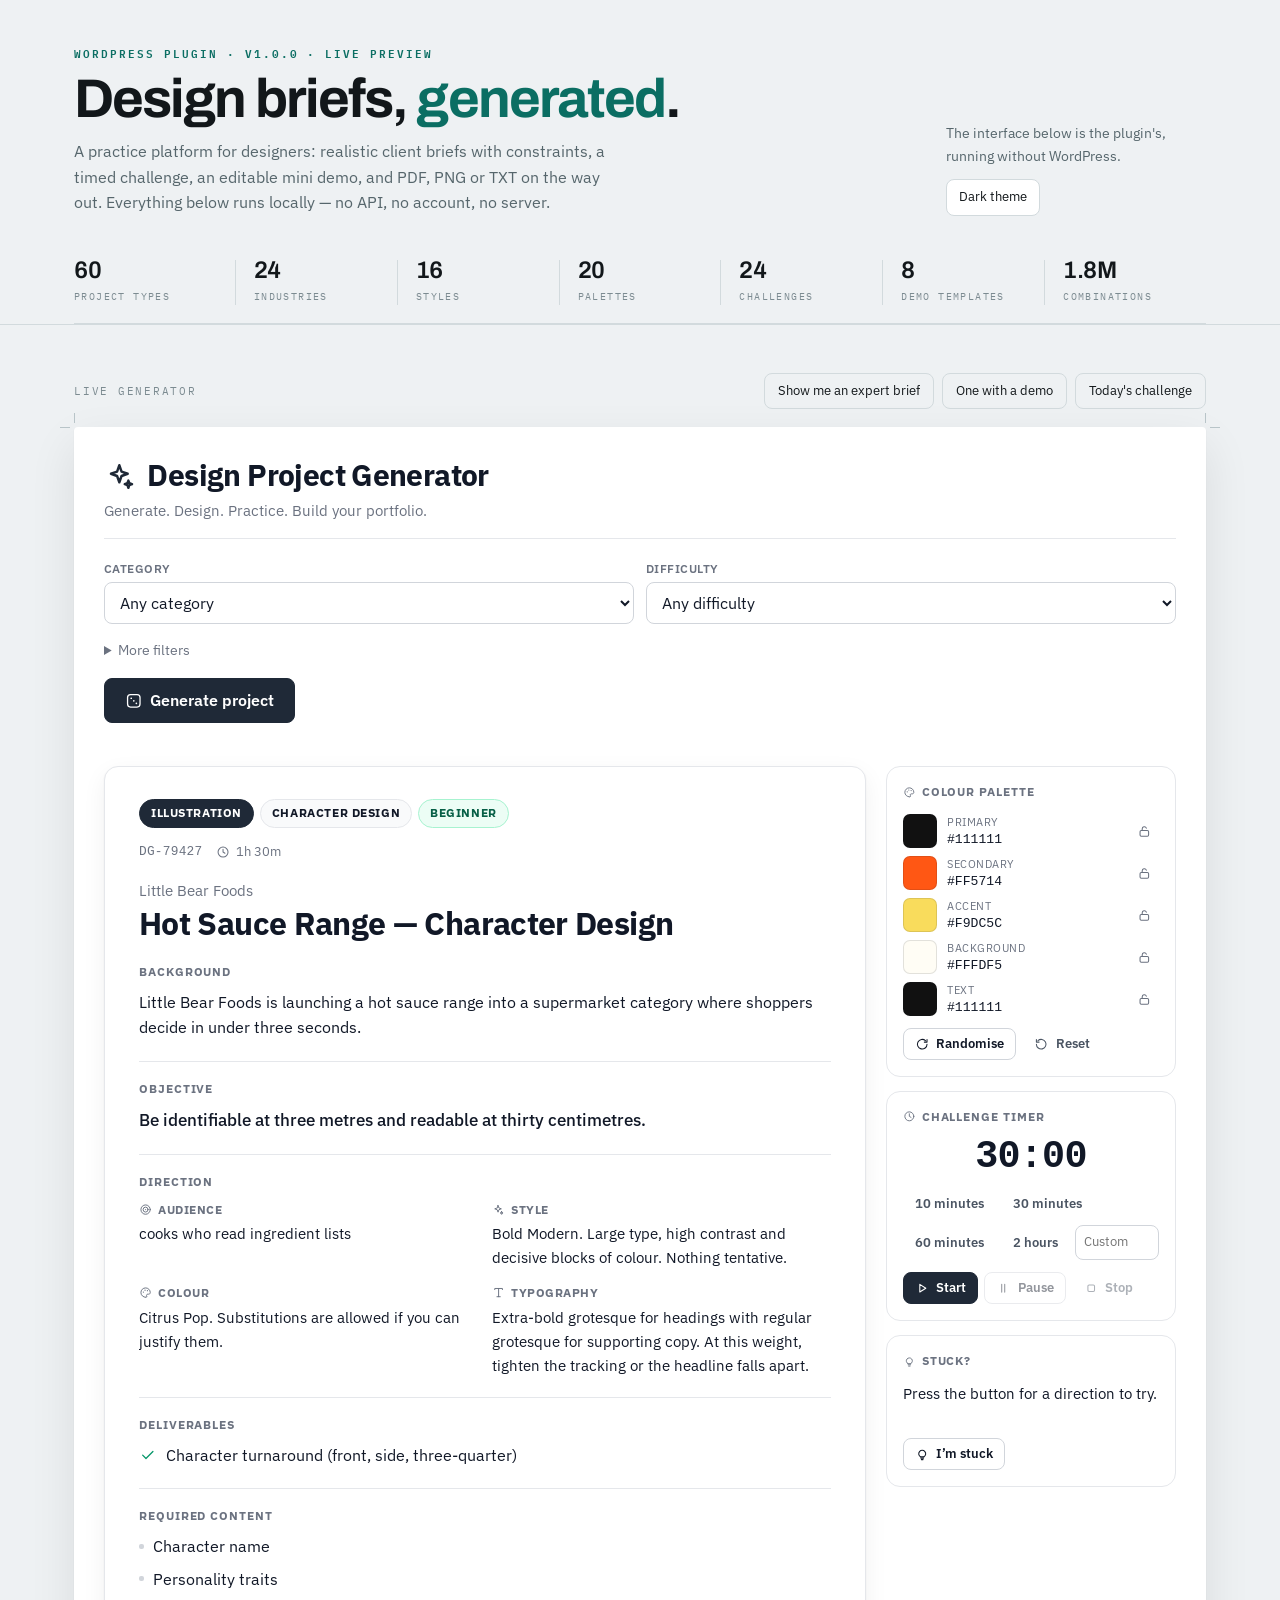
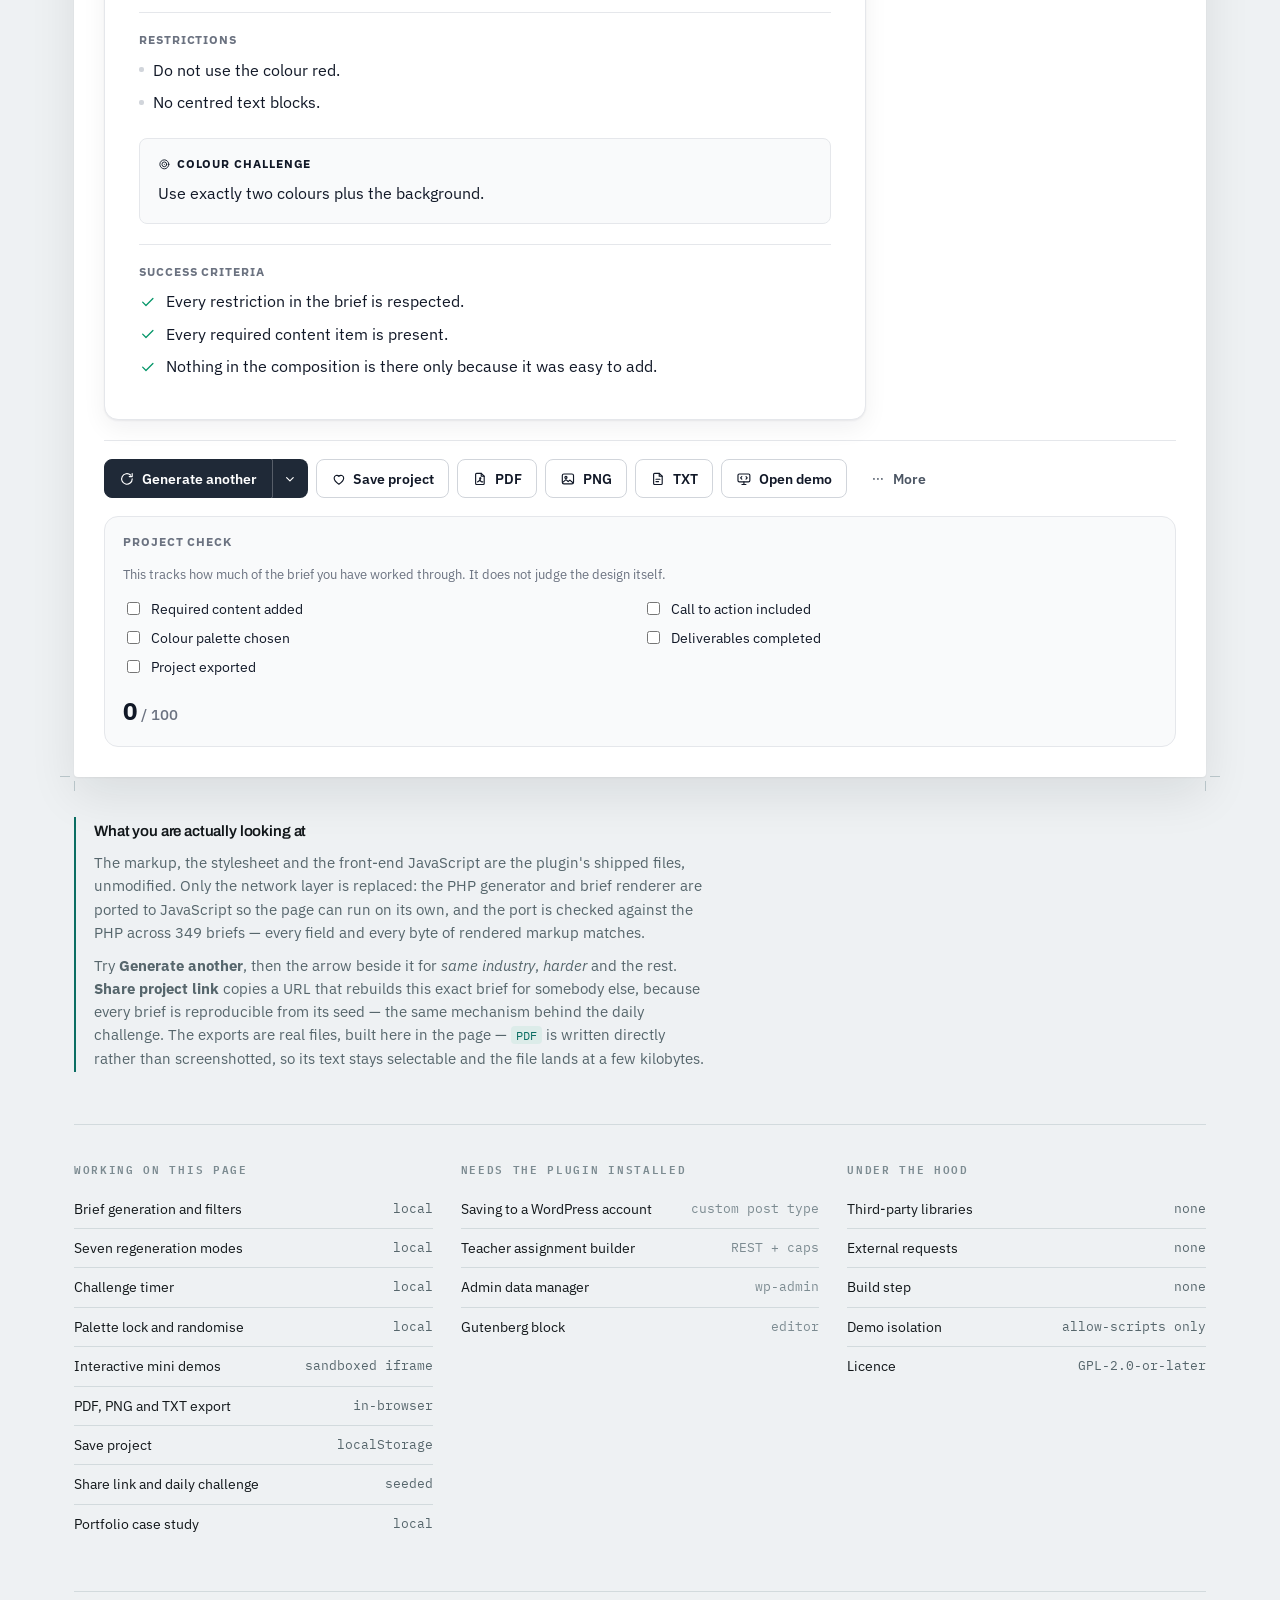
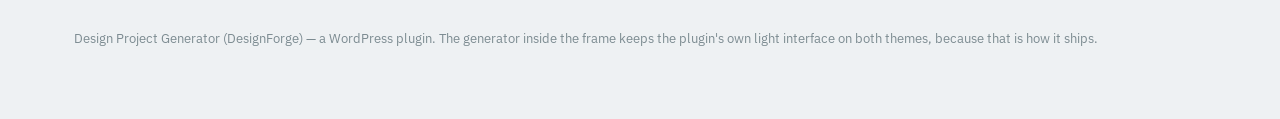
<file: demo/index.html>
<!DOCTYPE html>
<html lang="en">
<head>
<meta charset="utf-8">
<meta name="viewport" content="width=device-width, initial-scale=1">
<title>DesignForge Brief Generator</title>
<link rel="stylesheet" href="https://fonts.googleapis.com/css2?family=Archivo:wght@500;600;700&amp;family=IBM+Plex+Mono:wght@400;500;600&amp;family=IBM+Plex+Sans:wght@400;500;600&amp;display=swap">
<style>/*
 * Demo page chrome.
 *
 * Scoped to .sheet* / .rail* / .spec* so it cannot collide with the plugin's
 * own .dpg-* namespace. The generator inside the artboard is styled entirely
 * by the plugin's shipped frontend.css — nothing here reaches into it.
 *
 * The artboard stays a white sheet in both themes on purpose: the plugin ships
 * a light interface, and showing it on a dark ground would misrepresent it.
 * Here it reads as paper on a desk.
 */

:root {
	--paper: #eef1f3;
	--surface: #ffffff;
	--surface-sunk: #e5eaec;
	--ink: #12171a;
	--muted: #56666c;
	--faint: #7c8b91;
	--rule: #d2dadd;
	--accent: #0b6e63;
	--accent-soft: #dcece9;
	--mark: #b8c4c8;
	--shadow: 0 1px 2px rgba( 12, 23, 26, 0.05 ), 0 18px 48px rgba( 12, 23, 26, 0.09 );

	color-scheme: light dark;
}

@media ( prefers-color-scheme: dark ) {
	:root:not( [ data-theme='light' ] ) {
		--paper: #0d1214;
		--surface: #151d20;
		--surface-sunk: #1c2528;
		--ink: #e3ecee;
		--muted: #93a5aa;
		--faint: #6f8288;
		--rule: #253134;
		--accent: #56c8b7;
		--accent-soft: #14312e;
		--mark: #33454a;
		--shadow: 0 1px 2px rgba( 0, 0, 0, 0.4 ), 0 18px 48px rgba( 0, 0, 0, 0.45 );
	}
}

:root[ data-theme='dark' ] {
	--paper: #0d1214;
	--surface: #151d20;
	--surface-sunk: #1c2528;
	--ink: #e3ecee;
	--muted: #93a5aa;
	--faint: #6f8288;
	--rule: #253134;
	--accent: #56c8b7;
	--accent-soft: #14312e;
	--mark: #33454a;
	--shadow: 0 1px 2px rgba( 0, 0, 0, 0.4 ), 0 18px 48px rgba( 0, 0, 0, 0.45 );
}

* {
	box-sizing: border-box;
}

body {
	background: var( --paper );
	color: var( --ink );
	font-family: 'IBM Plex Sans', -apple-system, BlinkMacSystemFont, 'Segoe UI', sans-serif;
	font-size: 16px;
	line-height: 1.6;
	margin: 0;
	-webkit-font-smoothing: antialiased;
}

.wrap {
	margin: 0 auto;
	max-width: 1180px;
	padding: 0 24px;
}

/* ------------------------------------------------------------------ *
 * Masthead
 * ------------------------------------------------------------------ */

.masthead {
	border-bottom: 1px solid var( --rule );
	padding: 44px 0 0;
}

.masthead__row {
	align-items: flex-end;
	display: flex;
	flex-wrap: wrap;
	gap: 24px;
	justify-content: space-between;
	padding-bottom: 26px;
}

.masthead__eyebrow {
	color: var( --accent );
	font-family: 'IBM Plex Mono', ui-monospace, monospace;
	font-size: 11px;
	font-weight: 600;
	letter-spacing: 0.18em;
	margin: 0 0 10px;
	text-transform: uppercase;
}

.masthead__title {
	font-family: Archivo, 'Helvetica Neue', Arial, sans-serif;
	font-size: clamp( 2rem, 1.3rem + 3.2vw, 3.4rem );
	font-weight: 700;
	letter-spacing: -0.035em;
	line-height: 0.98;
	margin: 0;
	text-wrap: balance;
}

.masthead__title em {
	color: var( --accent );
	font-style: normal;
}

.masthead__blurb {
	color: var( --muted );
	margin: 14px 0 0;
	max-width: 54ch;
}

.masthead__aside {
	flex: 0 1 260px;
}

.masthead__aside p {
	color: var( --muted );
	font-size: 14px;
	margin: 0 0 12px;
}

.theme-toggle {
	background: var( --surface );
	border: 1px solid var( --rule );
	border-radius: 8px;
	color: var( --ink );
	cursor: pointer;
	font: inherit;
	font-size: 13px;
	padding: 7px 12px;
}

.theme-toggle:hover {
	border-color: var( --accent );
	color: var( --accent );
}

/* ------------------------------------------------------------------ *
 * Data rail — the real counts from the plugin's JSON, set like a spec strip
 * ------------------------------------------------------------------ */

.rail {
	border-bottom: 1px solid var( --rule );
	display: grid;
	gap: 1px;
	grid-template-columns: repeat( auto-fit, minmax( 116px, 1fr ) );
	list-style: none;
	margin: 0;
	padding: 0;
}

.rail li {
	padding: 16px 0 18px;
	position: relative;
}

.rail li + li::before {
	background: var( --rule );
	content: '';
	inset: 18px auto 18px -1px;
	position: absolute;
	width: 1px;
}

.rail li + li {
	padding-left: 18px;
}

.rail__value {
	display: block;
	font-family: Archivo, sans-serif;
	font-size: 24px;
	font-variant-numeric: tabular-nums;
	font-weight: 600;
	letter-spacing: -0.02em;
	line-height: 1;
}

.rail__label {
	color: var( --faint );
	display: block;
	font-family: 'IBM Plex Mono', ui-monospace, monospace;
	font-size: 10px;
	letter-spacing: 0.14em;
	margin-top: 7px;
	text-transform: uppercase;
}

/* ------------------------------------------------------------------ *
 * Artboard — the live plugin, framed like a proof
 * ------------------------------------------------------------------ */

.stage {
	/* Only the top: .wrap owns the horizontal padding, and resetting it here
	   would run the artboard to the viewport edges and push the crop marks
	   off-screen. */
	padding-top: 48px;
}

.stage__head {
	align-items: baseline;
	display: flex;
	flex-wrap: wrap;
	gap: 12px 20px;
	justify-content: space-between;
	margin-bottom: 18px;
}

.stage__label {
	color: var( --faint );
	font-family: 'IBM Plex Mono', ui-monospace, monospace;
	font-size: 11px;
	letter-spacing: 0.16em;
	margin: 0;
	text-transform: uppercase;
}

.stage__actions {
	display: flex;
	flex-wrap: wrap;
	gap: 8px;
}

.stage__actions button {
	background: transparent;
	border: 1px solid var( --rule );
	border-radius: 8px;
	color: var( --ink );
	cursor: pointer;
	font: inherit;
	font-size: 13px;
	padding: 7px 13px;
	transition: border-color 0.15s ease, color 0.15s ease;
}

.stage__actions button:hover {
	border-color: var( --accent );
	color: var( --accent );
}

.artboard {
	background: #ffffff;
	border-radius: 4px;
	box-shadow: var( --shadow );
	color: #111827;
	padding: 30px;
	position: relative;
}

/*
 * Crop marks at all four corners, sitting outside the sheet exactly as they
 * would on a press proof of one of these briefs. Eight hairlines drawn as
 * background layers on a single box inset beyond the artboard.
 */
.artboard::before {
	background:
		linear-gradient( var( --mark ), var( --mark ) ) 0 14px / 10px 1px no-repeat,
		linear-gradient( var( --mark ), var( --mark ) ) 14px 0 / 1px 10px no-repeat,
		linear-gradient( var( --mark ), var( --mark ) ) 100% 14px / 10px 1px no-repeat,
		linear-gradient( var( --mark ), var( --mark ) ) calc( 100% - 14px ) 0 / 1px 10px no-repeat,
		linear-gradient( var( --mark ), var( --mark ) ) 0 calc( 100% - 14px ) / 10px 1px no-repeat,
		linear-gradient( var( --mark ), var( --mark ) ) 14px 100% / 1px 10px no-repeat,
		linear-gradient( var( --mark ), var( --mark ) ) 100% calc( 100% - 14px ) / 10px 1px no-repeat,
		linear-gradient( var( --mark ), var( --mark ) ) calc( 100% - 14px ) 100% / 1px 10px no-repeat;
	content: '';
	inset: -14px;
	pointer-events: none;
	position: absolute;
}

@media ( max-width: 640px ) {
	/* Not enough room beside the sheet on a phone. */
	.artboard::before {
		display: none;
	}
}

@media ( max-width: 640px ) {
	.artboard {
		padding: 18px;
	}
}

/* The plugin's own stylesheet owns everything below this point; the artboard
   only holds it to a light ground so it looks the way it ships. */
.artboard .dpg {
	max-width: none;
}

/* ------------------------------------------------------------------ *
 * Notes and spec
 * ------------------------------------------------------------------ */

.note {
	border-left: 2px solid var( --accent );
	margin: 40px 0 0;
	padding: 2px 0 2px 18px;
}

.note h2 {
	font-family: Archivo, sans-serif;
	font-size: 15px;
	font-weight: 600;
	letter-spacing: -0.01em;
	margin: 0 0 8px;
}

.note p {
	color: var( --muted );
	font-size: 14.5px;
	margin: 0 0 10px;
	max-width: 68ch;
}

.note p:last-child {
	margin-bottom: 0;
}

.note code {
	background: var( --accent-soft );
	border-radius: 4px;
	color: var( --accent );
	font-family: 'IBM Plex Mono', ui-monospace, monospace;
	font-size: 0.86em;
	padding: 1px 5px;
}

.spec {
	border-top: 1px solid var( --rule );
	display: grid;
	gap: 28px;
	grid-template-columns: repeat( auto-fit, minmax( 250px, 1fr ) );
	margin-top: 52px;
	padding: 36px 0 0;
}

.spec section h3 {
	color: var( --faint );
	font-family: 'IBM Plex Mono', ui-monospace, monospace;
	font-size: 10.5px;
	font-weight: 600;
	letter-spacing: 0.16em;
	margin: 0 0 12px;
	text-transform: uppercase;
}

.spec ul {
	list-style: none;
	margin: 0;
	padding: 0;
}

.spec li {
	border-bottom: 1px solid var( --rule );
	display: flex;
	font-size: 14px;
	gap: 12px;
	justify-content: space-between;
	padding: 8px 0;
}

.spec li:last-child {
	border-bottom: 0;
}

.spec li span:last-child {
	color: var( --muted );
	font-family: 'IBM Plex Mono', ui-monospace, monospace;
	font-size: 12.5px;
	text-align: right;
	white-space: nowrap;
}

.spec li.is-off span:last-child {
	color: var( --faint );
}

.foot {
	border-top: 1px solid var( --rule );
	color: var( --faint );
	font-size: 13px;
	margin-top: 48px;
	padding: 24px 0 56px;
}

.foot a {
	color: var( --accent );
}

/* The plugin styles focus inside .dpg; the page chrome needs its own. */
.theme-toggle:focus-visible,
.stage__actions button:focus-visible,
.foot a:focus-visible {
	outline: 3px solid var( --accent );
	outline-offset: 2px;
}

@media ( prefers-reduced-motion: reduce ) {
	*,
	*::before,
	*::after {
		animation-duration: 0.01ms !important;
		transition-duration: 0.01ms !important;
	}
}
</style>
<style>/*
 * Design Project Generator — front end.
 *
 * Everything is scoped under .dpg and driven by custom properties, so a theme
 * can restyle the generator by overriding a handful of variables rather than
 * fighting selector specificity.
 *
 * Layout: two columns from 900px, stacked below that, single column on phones.
 */

.dpg {
	--dpg-ink: #111827;
	--dpg-ink-soft: #4b5563;
	--dpg-ink-faint: #6b7280;
	--dpg-line: #e5e7eb;
	--dpg-line-strong: #d1d5db;
	--dpg-surface: #ffffff;
	--dpg-surface-sunk: #f9fafb;
	--dpg-accent: #1f2937;
	--dpg-accent-ink: #ffffff;
	--dpg-focus: #2563eb;
	--dpg-radius: 14px;
	--dpg-radius-sm: 8px;
	--dpg-gap: 20px;
	--dpg-shadow: 0 1px 2px rgba( 17, 24, 39, 0.06 ), 0 8px 24px rgba( 17, 24, 39, 0.06 );

	box-sizing: border-box;
	color: var( --dpg-ink );
	font-size: 16px;
	line-height: 1.6;
	margin: 0 auto;
	max-width: 1180px;
	text-align: left;
}

.dpg *,
.dpg *::before,
.dpg *::after {
	box-sizing: border-box;
}

.dpg .screen-reader-text {
	border: 0;
	clip: rect( 1px, 1px, 1px, 1px );
	clip-path: inset( 50% );
	height: 1px;
	overflow: hidden;
	padding: 0;
	position: absolute;
	white-space: nowrap;
	width: 1px;
}

/* ------------------------------------------------------------------ *
 * Masthead and filters
 * ------------------------------------------------------------------ */

.dpg__masthead {
	border-bottom: 1px solid var( --dpg-line );
	margin-bottom: var( --dpg-gap );
	padding-bottom: 16px;
}

.dpg__heading {
	align-items: center;
	display: flex;
	font-size: clamp( 1.35rem, 1.1rem + 1.2vw, 1.9rem );
	font-weight: 700;
	gap: 10px;
	letter-spacing: -0.02em;
	line-height: 1.2;
	margin: 0 0 4px;
}

.dpg__heading-icon {
	color: var( --dpg-accent );
	height: 1em;
	width: 1em;
}

.dpg__tagline {
	color: var( --dpg-ink-faint );
	font-size: 0.95rem;
	margin: 0;
}

.dpg__filters {
	align-items: flex-end;
	display: flex;
	flex-wrap: wrap;
	gap: 12px;
	margin-bottom: 12px;
}

.dpg__filter {
	display: flex;
	flex: 1 1 180px;
	flex-direction: column;
	gap: 4px;
	min-width: 0;
}

.dpg__filter label {
	color: var( --dpg-ink-faint );
	font-size: 0.75rem;
	font-weight: 600;
	letter-spacing: 0.04em;
	text-transform: uppercase;
}

.dpg__filter select,
.dpg__filter input[ type='text' ] {
	background: var( --dpg-surface );
	border: 1px solid var( --dpg-line-strong );
	border-radius: var( --dpg-radius-sm );
	color: inherit;
	font: inherit;
	max-width: 100%;
	padding: 9px 11px;
	width: 100%;
}

.dpg__filter--check {
	align-items: center;
	flex-direction: row;
	gap: 8px;
}

.dpg__filter--check label {
	font-size: 0.85rem;
	letter-spacing: 0;
	text-transform: none;
}

.dpg__filter-more {
	flex: 1 1 100%;
}

.dpg__filter-more summary {
	color: var( --dpg-ink-faint );
	cursor: pointer;
	font-size: 0.85rem;
	padding: 4px 0;
	width: fit-content;
}

.dpg__filter-more-grid {
	display: flex;
	flex-wrap: wrap;
	gap: 12px;
	padding-top: 10px;
}

.dpg__generate-only {
	margin-bottom: 16px;
}

.dpg__live {
	color: var( --dpg-ink-faint );
	font-size: 0.85rem;
	margin: 0 0 12px;
	min-height: 1.4em;
}

.dpg__notice {
	background: var( --dpg-surface-sunk );
	border: 1px solid var( --dpg-line );
	border-radius: var( --dpg-radius-sm );
	color: var( --dpg-ink-soft );
	font-size: 0.9rem;
	margin: 0 0 var( --dpg-gap );
	padding: 12px 14px;
}

/* ------------------------------------------------------------------ *
 * Buttons and menus
 * ------------------------------------------------------------------ */

.dpg-btn {
	align-items: center;
	background: var( --dpg-surface );
	border: 1px solid var( --dpg-line-strong );
	border-radius: var( --dpg-radius-sm );
	color: var( --dpg-ink );
	cursor: pointer;
	display: inline-flex;
	font: inherit;
	font-size: 0.9rem;
	font-weight: 600;
	gap: 7px;
	justify-content: center;
	line-height: 1.2;
	padding: 10px 14px;
	text-decoration: none;
	transition: background-color 0.15s ease, border-color 0.15s ease, transform 0.15s ease;
}

.dpg-btn:hover {
	background: var( --dpg-surface-sunk );
	border-color: var( --dpg-ink-faint );
}

.dpg-btn:active {
	transform: translateY( 1px );
}

.dpg-btn:disabled {
	cursor: not-allowed;
	opacity: 0.45;
}

.dpg-btn--primary {
	background: var( --dpg-accent );
	border-color: var( --dpg-accent );
	color: var( --dpg-accent-ink );
}

.dpg-btn--primary:hover {
	background: #374151;
	border-color: #374151;
}

.dpg-btn--lg {
	font-size: 1rem;
	padding: 12px 20px;
}

.dpg-btn--sm {
	font-size: 0.82rem;
	padding: 7px 11px;
}

.dpg-btn--quiet {
	background: transparent;
	border-color: transparent;
	color: var( --dpg-ink-soft );
}

.dpg-btn--quiet:hover {
	background: var( --dpg-surface-sunk );
	border-color: var( --dpg-line );
}

.dpg-btn.is-active {
	background: var( --dpg-accent );
	border-color: var( --dpg-accent );
	color: var( --dpg-accent-ink );
}

.dpg :focus-visible {
	outline: 3px solid var( --dpg-focus );
	outline-offset: 2px;
}

.dpg-icon {
	fill: none;
	flex: none;
	height: 1.1em;
	stroke: currentColor;
	stroke-linecap: round;
	stroke-linejoin: round;
	stroke-width: 1.75;
	width: 1.1em;
}

.dpg-split {
	display: inline-flex;
	position: relative;
}

.dpg-split .dpg-btn:first-child {
	border-bottom-right-radius: 0;
	border-top-right-radius: 0;
}

.dpg-split__toggle {
	border-bottom-left-radius: 0;
	border-left-color: rgba( 255, 255, 255, 0.25 );
	border-top-left-radius: 0;
	padding-left: 9px;
	padding-right: 9px;
}

.dpg-menu {
	background: var( --dpg-surface );
	border: 1px solid var( --dpg-line-strong );
	border-radius: var( --dpg-radius-sm );
	box-shadow: var( --dpg-shadow );
	left: 0;
	list-style: none;
	margin: 6px 0 0;
	min-width: 220px;
	padding: 6px;
	position: absolute;
	top: 100%;
	z-index: 30;
}

.dpg-menu--right {
	left: auto;
	right: 0;
}

.dpg-menu li {
	list-style: none;
	margin: 0;
}

.dpg-menu button {
	background: none;
	border: 0;
	border-radius: 6px;
	color: inherit;
	cursor: pointer;
	display: block;
	font: inherit;
	font-size: 0.9rem;
	padding: 8px 10px;
	text-align: left;
	width: 100%;
}

.dpg-menu button:hover {
	background: var( --dpg-surface-sunk );
}

/* ------------------------------------------------------------------ *
 * Stage layout
 * ------------------------------------------------------------------ */

.dpg__stage {
	display: grid;
	gap: var( --dpg-gap );
	grid-template-columns: 1fr;
}

@media ( min-width: 900px ) {
	.dpg__stage {
		grid-template-columns: minmax( 0, 1fr ) 290px;
		align-items: start;
	}
}

.dpg__card-wrap {
	background: var( --dpg-surface );
	border: 1px solid var( --dpg-line );
	border-radius: var( --dpg-radius );
	box-shadow: var( --dpg-shadow );
	min-width: 0;
	overflow: hidden;
}

.dpg.is-loading .dpg__card {
	opacity: 0.5;
	transition: opacity 0.2s ease;
}

.dpg__placeholder {
	align-items: center;
	color: var( --dpg-ink-faint );
	display: flex;
	flex-direction: column;
	gap: 12px;
	padding: 64px 24px;
	text-align: center;
}

.dpg__placeholder-icon {
	height: 42px;
	stroke-width: 1.3;
	width: 42px;
}

/* ------------------------------------------------------------------ *
 * The brief
 * ------------------------------------------------------------------ */

.dpg-brief {
	padding: 26px;
}

@media ( min-width: 600px ) {
	.dpg-brief {
		padding: 32px 34px;
	}
}

.dpg-brief__chips {
	display: flex;
	flex-wrap: wrap;
	gap: 6px;
	margin-bottom: 14px;
}

.dpg-chip {
	align-items: center;
	background: var( --dpg-surface-sunk );
	border: 1px solid var( --dpg-line );
	border-radius: 999px;
	display: inline-flex;
	font-size: 0.72rem;
	font-weight: 700;
	gap: 5px;
	letter-spacing: 0.05em;
	padding: 4px 11px;
	text-transform: uppercase;
}

.dpg-chip--category {
	background: var( --dpg-accent );
	border-color: var( --dpg-accent );
	color: var( --dpg-accent-ink );
}

.dpg-chip--difficulty[ data-level='beginner' ] {
	background: #ecfdf5;
	border-color: #a7f3d0;
	color: #065f46;
}

.dpg-chip--difficulty[ data-level='intermediate' ] {
	background: #eff6ff;
	border-color: #bfdbfe;
	color: #1e40af;
}

.dpg-chip--difficulty[ data-level='advanced' ] {
	background: #fff7ed;
	border-color: #fed7aa;
	color: #9a3412;
}

.dpg-chip--difficulty[ data-level='expert' ] {
	background: #fef2f2;
	border-color: #fecaca;
	color: #991b1b;
}

.dpg-chip--daily {
	background: #fefce8;
	border-color: #fde68a;
	color: #854d0e;
}

.dpg-brief__meta-line {
	align-items: center;
	color: var( --dpg-ink-faint );
	display: flex;
	flex-wrap: wrap;
	font-size: 0.8rem;
	gap: 14px;
	margin-bottom: 16px;
}

.dpg-brief__id {
	font-family: ui-monospace, SFMono-Regular, Menlo, Consolas, monospace;
	letter-spacing: 0.02em;
}

.dpg-brief__time {
	align-items: center;
	display: inline-flex;
	gap: 5px;
}

.dpg-brief__client {
	color: var( --dpg-ink-faint );
	font-size: 0.95rem;
	margin: 0 0 2px;
}

.dpg-brief__title {
	font-size: clamp( 1.4rem, 1.1rem + 1.4vw, 2rem );
	font-weight: 700;
	letter-spacing: -0.02em;
	line-height: 1.15;
	margin: 0 0 22px;
}

.dpg-brief__section {
	border-top: 1px solid var( --dpg-line );
	margin-top: 20px;
	padding-top: 18px;
}

.dpg-brief__section:first-of-type {
	border-top: 0;
	margin-top: 0;
	padding-top: 0;
}

.dpg-brief__label {
	align-items: center;
	color: var( --dpg-ink-faint );
	display: flex;
	font-size: 0.72rem;
	font-weight: 700;
	gap: 6px;
	letter-spacing: 0.08em;
	margin: 0 0 8px;
	text-transform: uppercase;
}

.dpg-brief__prose {
	margin: 0;
	max-width: 68ch;
}

.dpg-brief__prose--lead {
	font-size: 1.08rem;
	font-weight: 500;
}

.dpg-brief__facts {
	display: grid;
	gap: 14px;
	grid-template-columns: 1fr;
	margin: 0;
}

@media ( min-width: 640px ) {
	.dpg-brief__facts {
		grid-template-columns: repeat( 2, minmax( 0, 1fr ) );
	}
}

.dpg-brief__fact dt {
	align-items: center;
	color: var( --dpg-ink-faint );
	display: flex;
	font-size: 0.75rem;
	font-weight: 700;
	gap: 6px;
	letter-spacing: 0.04em;
	margin-bottom: 2px;
	text-transform: uppercase;
}

.dpg-brief__fact dd {
	margin: 0;
	font-size: 0.95rem;
}

.dpg-brief__list {
	list-style: none;
	margin: 0;
	padding: 0;
}

.dpg-brief__list li {
	display: flex;
	gap: 9px;
	margin: 0 0 7px;
	padding: 0;
}

.dpg-brief__list:not( .dpg-brief__list--check ) li::before {
	color: var( --dpg-line-strong );
	content: '';
	background: currentColor;
	border-radius: 2px;
	flex: none;
	height: 5px;
	margin-top: 0.62em;
	width: 5px;
}

.dpg-brief__tick {
	color: #059669;
	flex: none;
	margin-top: 0.22em;
}

.dpg-brief__challenge {
	background: var( --dpg-surface-sunk );
	border: 1px solid var( --dpg-line );
	border-radius: var( --dpg-radius-sm );
	margin-top: 22px;
	padding: 16px 18px;
}

.dpg-brief__challenge .dpg-brief__label {
	color: var( --dpg-ink );
}

.dpg-brief__challenge-time {
	color: var( --dpg-ink-faint );
	font-size: 0.85rem;
	margin: 8px 0 0;
}

/* ------------------------------------------------------------------ *
 * Tools column
 * ------------------------------------------------------------------ */

.dpg__tools {
	display: grid;
	gap: 14px;
	min-width: 0;
}

.dpg-tool {
	background: var( --dpg-surface );
	border: 1px solid var( --dpg-line );
	border-radius: var( --dpg-radius );
	padding: 16px;
}

.dpg-tool__title {
	align-items: center;
	color: var( --dpg-ink-faint );
	display: flex;
	font-size: 0.72rem;
	font-weight: 700;
	gap: 6px;
	letter-spacing: 0.08em;
	margin: 0 0 12px;
	text-transform: uppercase;
}

.dpg-tool__actions {
	display: flex;
	flex-wrap: wrap;
	gap: 6px;
	margin-top: 12px;
}

.dpg-tool__hint {
	font-size: 0.92rem;
	margin: 0;
	min-height: 3em;
}

.dpg-palette {
	display: grid;
	gap: 8px;
	list-style: none;
	margin: 0;
	padding: 0;
}

.dpg-swatch {
	align-items: center;
	display: grid;
	gap: 10px;
	grid-template-columns: 34px minmax( 0, 1fr ) 30px;
	margin: 0;
}

.dpg-swatch__chip {
	border: 1px solid rgba( 17, 24, 39, 0.12 );
	border-radius: 7px;
	display: block;
	height: 34px;
	width: 34px;
}

.dpg-swatch__meta {
	display: flex;
	flex-direction: column;
	min-width: 0;
}

.dpg-swatch__role {
	color: var( --dpg-ink-faint );
	font-size: 0.7rem;
	letter-spacing: 0.05em;
	text-transform: uppercase;
}

.dpg-swatch__hex {
	background: none;
	border: 0;
	color: inherit;
	cursor: pointer;
	font-family: ui-monospace, SFMono-Regular, Menlo, Consolas, monospace;
	font-size: 0.82rem;
	padding: 0;
	text-align: left;
}

.dpg-swatch__hex:hover {
	text-decoration: underline;
}

.dpg-swatch__lock {
	background: none;
	border: 0;
	border-radius: 6px;
	color: var( --dpg-ink-faint );
	cursor: pointer;
	line-height: 0;
	padding: 6px;
}

.dpg-swatch__lock:hover {
	background: var( --dpg-surface-sunk );
}

.dpg-swatch__lock-closed,
.dpg-swatch[ data-locked='true' ] .dpg-swatch__lock-open {
	display: none;
}

.dpg-swatch[ data-locked='true' ] .dpg-swatch__lock-closed {
	display: block;
}

.dpg-swatch[ data-locked='true' ] .dpg-swatch__lock {
	color: var( --dpg-ink );
}

.dpg-timer__display {
	font-family: ui-monospace, SFMono-Regular, Menlo, Consolas, monospace;
	font-size: 2.4rem;
	font-variant-numeric: tabular-nums;
	font-weight: 700;
	letter-spacing: -0.02em;
	line-height: 1;
	margin: 0 0 12px;
	text-align: center;
}

.dpg--timing .dpg-timer__display {
	color: #047857;
}

.dpg--time-up .dpg-timer__display {
	color: #b91c1c;
}

.dpg-timer__presets {
	display: flex;
	flex-wrap: wrap;
	gap: 5px;
}

.dpg-timer__custom input {
	border: 1px solid var( --dpg-line-strong );
	border-radius: var( --dpg-radius-sm );
	font: inherit;
	font-size: 0.82rem;
	padding: 6px 8px;
	width: 84px;
}

/* ------------------------------------------------------------------ *
 * Actions and completion check
 * ------------------------------------------------------------------ */

.dpg__actions {
	border-top: 1px solid var( --dpg-line );
	margin-top: var( --dpg-gap );
	padding-top: 18px;
}

.dpg__actions-main {
	display: flex;
	flex-wrap: wrap;
	gap: 8px;
}

.dpg__progress {
	background: var( --dpg-surface-sunk );
	border: 1px solid var( --dpg-line );
	border-radius: var( --dpg-radius );
	margin-top: 18px;
	padding: 16px 18px;
}

.dpg__progress-note {
	color: var( --dpg-ink-faint );
	font-size: 0.82rem;
	margin: 0 0 12px;
}

.dpg-check {
	display: grid;
	gap: 6px;
	list-style: none;
	margin: 0;
	padding: 0;
}

@media ( min-width: 720px ) {
	.dpg-check {
		grid-template-columns: repeat( 2, minmax( 0, 1fr ) );
	}
}

.dpg-check li {
	margin: 0;
}

.dpg-check label {
	align-items: center;
	cursor: pointer;
	display: flex;
	font-size: 0.9rem;
	gap: 8px;
}

.dpg-check__score {
	font-size: 1.5rem;
	font-weight: 700;
	margin: 14px 0 0;
}

.dpg-check__score-total {
	color: var( --dpg-ink-faint );
	font-size: 0.95rem;
	font-weight: 500;
}

/* ------------------------------------------------------------------ *
 * Modals
 * ------------------------------------------------------------------ */

.dpg-modal {
	align-items: center;
	bottom: 0;
	display: flex;
	justify-content: center;
	left: 0;
	padding: 16px;
	position: fixed;
	right: 0;
	top: 0;
	z-index: 100000;
}

.dpg-modal[ hidden ] {
	display: none;
}

.dpg-modal__backdrop {
	background: rgba( 17, 24, 39, 0.55 );
	inset: 0;
	position: absolute;
}

.dpg-modal__box {
	background: var( --dpg-surface );
	border-radius: var( --dpg-radius );
	box-shadow: 0 24px 64px rgba( 17, 24, 39, 0.3 );
	display: flex;
	flex-direction: column;
	max-height: calc( 100vh - 32px );
	max-width: 620px;
	overflow: hidden;
	position: relative;
	width: 100%;
}

.dpg-modal__box--wide {
	max-width: 1100px;
}

.dpg-modal__head {
	align-items: center;
	border-bottom: 1px solid var( --dpg-line );
	display: flex;
	gap: 12px;
	justify-content: space-between;
	padding: 16px 20px;
}

.dpg-modal__head h3 {
	font-size: 1.05rem;
	margin: 0;
}

.dpg-modal__close {
	background: none;
	border: 0;
	border-radius: 6px;
	color: var( --dpg-ink-faint );
	cursor: pointer;
	line-height: 0;
	padding: 7px;
}

.dpg-modal__close:hover {
	background: var( --dpg-surface-sunk );
	color: var( --dpg-ink );
}

.dpg-modal__actions {
	display: flex;
	flex-wrap: wrap;
	gap: 8px;
	margin-top: 6px;
}

body.dpg-modal-open {
	overflow: hidden;
}

/* ------------------------------------------------------------------ *
 * Case study, saved projects, teacher mode
 * ------------------------------------------------------------------ */

.dpg-case,
.dpg-saved {
	overflow-y: auto;
	padding: 20px;
}

.dpg-case__intro {
	color: var( --dpg-ink-faint );
	font-size: 0.9rem;
	margin: 0 0 16px;
}

.dpg-case__field {
	display: flex;
	flex-direction: column;
	gap: 5px;
	margin: 0 0 14px;
}

.dpg-case__field label {
	font-size: 0.82rem;
	font-weight: 600;
}

.dpg-case__field textarea {
	background: var( --dpg-surface );
	border: 1px solid var( --dpg-line-strong );
	border-radius: var( --dpg-radius-sm );
	color: inherit;
	font: inherit;
	font-size: 0.92rem;
	padding: 9px 11px;
	resize: vertical;
	width: 100%;
}

.dpg-saved__item {
	border-bottom: 1px solid var( --dpg-line );
	padding: 12px 0;
}

.dpg-saved__item:last-child {
	border-bottom: 0;
}

.dpg-saved__title {
	font-size: 1rem;
	margin: 0 0 3px;
}

.dpg-saved__meta {
	color: var( --dpg-ink-faint );
	font-size: 0.82rem;
	margin: 0 0 8px;
}

.dpg-saved__actions {
	display: flex;
	gap: 6px;
	margin: 0;
}

.dpg-saved__empty {
	color: var( --dpg-ink-faint );
	margin: 0;
}

.dpg-teacher {
	background: var( --dpg-surface-sunk );
	border: 1px solid var( --dpg-line );
	border-radius: var( --dpg-radius );
	margin-top: var( --dpg-gap );
	padding: 20px 22px;
}

.dpg-teacher__title {
	align-items: center;
	display: flex;
	font-size: 1.05rem;
	gap: 8px;
	margin: 0 0 6px;
}

.dpg-teacher__intro {
	color: var( --dpg-ink-faint );
	font-size: 0.9rem;
	margin: 0 0 16px;
}

.dpg-teacher__form {
	display: grid;
	gap: 12px;
	grid-template-columns: 1fr;
}

@media ( min-width: 700px ) {
	.dpg-teacher__form {
		grid-template-columns: repeat( 2, minmax( 0, 1fr ) );
	}

	.dpg-teacher__actions {
		grid-column: 1 / -1;
	}
}

.dpg-teacher__field {
	display: flex;
	flex-direction: column;
	gap: 4px;
	margin: 0;
}

.dpg-teacher__field label {
	font-size: 0.78rem;
	font-weight: 600;
}

.dpg-teacher__field input,
.dpg-teacher__field select {
	background: var( --dpg-surface );
	border: 1px solid var( --dpg-line-strong );
	border-radius: var( --dpg-radius-sm );
	color: inherit;
	font: inherit;
	padding: 8px 10px;
	width: 100%;
}

.dpg-teacher__actions {
	margin: 0;
}

.dpg-teacher__list {
	font-size: 0.9rem;
	margin: 10px 0 0;
	padding-left: 20px;
}

.dpg-teacher__list li {
	margin-bottom: 4px;
}

/* ------------------------------------------------------------------ *
 * Demo editor
 * ------------------------------------------------------------------ */

.dpg-demo {
	display: grid;
	gap: 0;
	grid-template-columns: 1fr;
	min-height: 0;
	overflow: hidden;
}

@media ( min-width: 860px ) {
	.dpg-demo {
		grid-template-columns: 300px minmax( 0, 1fr );
	}
}

.dpg-demo__controls {
	border-right: 1px solid var( --dpg-line );
	max-height: 70vh;
	overflow-y: auto;
	padding: 18px;
}

.dpg-demo__group {
	margin-bottom: 20px;
}

.dpg-demo__group-title {
	color: var( --dpg-ink-faint );
	font-size: 0.7rem;
	font-weight: 700;
	letter-spacing: 0.08em;
	margin: 0 0 10px;
	text-transform: uppercase;
}

.dpg-demo__field {
	display: flex;
	flex-direction: column;
	gap: 4px;
	margin: 0 0 12px;
}

.dpg-demo__field label {
	font-size: 0.78rem;
	font-weight: 600;
}

.dpg-demo__input {
	background: var( --dpg-surface );
	border: 1px solid var( --dpg-line-strong );
	border-radius: var( --dpg-radius-sm );
	color: inherit;
	font: inherit;
	font-size: 0.88rem;
	padding: 7px 9px;
	width: 100%;
}

.dpg-demo__field--color .dpg-demo__input {
	block-size: 38px;
	cursor: pointer;
	padding: 3px;
}

.dpg-demo__field--range .dpg-demo__input {
	border: 0;
	padding: 0;
}

.dpg-demo__actions {
	display: flex;
	flex-wrap: wrap;
	gap: 6px;
	margin: 0;
}

.dpg-demo__preview {
	background: var( --dpg-surface-sunk );
	min-height: 420px;
	padding: 16px;
}

.dpg-demo__preview iframe {
	background: #ffffff;
	border: 1px solid var( --dpg-line );
	border-radius: var( --dpg-radius-sm );
	display: block;
	height: 100%;
	min-height: 400px;
	width: 100%;
}

.dpg-export-stage {
	height: 0;
	left: -9999px;
	overflow: hidden;
	position: absolute;
	width: 0;
}

/* ------------------------------------------------------------------ *
 * Motion and print
 * ------------------------------------------------------------------ */

@media ( prefers-reduced-motion: reduce ) {
	.dpg *,
	.dpg *::before,
	.dpg *::after {
		animation-duration: 0.01ms !important;
		animation-iteration-count: 1 !important;
		scroll-behavior: auto !important;
		transition-duration: 0.01ms !important;
	}
}

@media print {
	.dpg__filters,
	.dpg__actions,
	.dpg__tools,
	.dpg__live,
	.dpg-modal,
	.dpg-teacher,
	.dpg__generate-only {
		display: none !important;
	}

	.dpg,
	.dpg__card-wrap {
		border: 0;
		box-shadow: none;
		max-width: none;
	}

	.dpg-brief {
		padding: 0;
	}

	.dpg-brief__section {
		break-inside: avoid;
		page-break-inside: avoid;
	}
}
</style>
</head>
<body>
<header class="masthead">
	<div class="wrap">
		<div class="masthead__row">
			<div>
				<p class="masthead__eyebrow">WordPress plugin &middot; v1.0.0 &middot; live preview</p>
				<h1 class="masthead__title">Design briefs, <em>generated</em>.</h1>
				<p class="masthead__blurb">
					A practice platform for designers: realistic client briefs with constraints,
					a timed challenge, an editable mini demo, and PDF, PNG or TXT on the way out.
					Everything below runs locally — no API, no account, no server.
				</p>
			</div>
			<div class="masthead__aside">
				<p>The interface below is the plugin's, running without WordPress.</p>
				<button type="button" class="theme-toggle" data-theme-toggle>Dark theme</button>
			</div>
		</div>

		<ul class="rail">
			<li><span class="rail__value">60</span><span class="rail__label">Project types</span></li>
			<li><span class="rail__value">24</span><span class="rail__label">Industries</span></li>
			<li><span class="rail__value">16</span><span class="rail__label">Styles</span></li>
			<li><span class="rail__value">20</span><span class="rail__label">Palettes</span></li>
			<li><span class="rail__value">24</span><span class="rail__label">Challenges</span></li>
			<li><span class="rail__value">8</span><span class="rail__label">Demo templates</span></li>
			<li><span class="rail__value">1.8M</span><span class="rail__label">Combinations</span></li>
		</ul>
	</div>
</header>

<main class="wrap stage">
	<div class="stage__head">
		<p class="stage__label">Live generator</p>
		<div class="stage__actions">
			<button type="button" data-demo-expert>Show me an expert brief</button>
			<button type="button" data-demo-withdemo>One with a demo</button>
			<button type="button" data-demo-daily>Today's challenge</button>
		</div>
	</div>

	<div class="artboard">
		<svg xmlns="http://www.w3.org/2000/svg" width="0" height="0" style="position:absolute;width:0;height:0;overflow:hidden" aria-hidden="true" focusable="false">
<!--
	Design Project Generator icon set.
	Drawn for this plugin. Licensed under the GPL-2.0-or-later, like the rest of
	the plugin, so there is no third-party icon licence to track.
	All symbols share a 24x24 grid, a 1.75 stroke and round caps and joins.
-->
<defs></defs>
<symbol id="dpg-i-dice" viewBox="0 0 24 24"><rect x="3.5" y="3.5" width="17" height="17" rx="4"/><circle cx="8.5" cy="8.5" r="1.15" fill="currentColor" stroke="none"/><circle cx="15.5" cy="15.5" r="1.15" fill="currentColor" stroke="none"/><circle cx="12" cy="12" r="1.15" fill="currentColor" stroke="none"/></symbol>
<symbol id="dpg-i-refresh" viewBox="0 0 24 24"><path d="M20 12a8 8 0 1 1-2.6-5.9"/><path d="M20 4v4.5h-4.5"/></symbol>
<symbol id="dpg-i-heart" viewBox="0 0 24 24"><path d="M12 20s-7.2-4.4-7.2-9.3A4 4 0 0 1 12 8.2a4 4 0 0 1 7.2 2.5C19.2 15.6 12 20 12 20Z"/></symbol>
<symbol id="dpg-i-file-text" viewBox="0 0 24 24"><path d="M14 3.5H7a1.5 1.5 0 0 0-1.5 1.5v14A1.5 1.5 0 0 0 7 20.5h10a1.5 1.5 0 0 0 1.5-1.5V8Z"/><path d="M14 3.5V8h4.5"/><path d="M9 12.5h6M9 16h4"/></symbol>
<symbol id="dpg-i-file-pdf" viewBox="0 0 24 24"><path d="M14 3.5H7a1.5 1.5 0 0 0-1.5 1.5v14A1.5 1.5 0 0 0 7 20.5h10a1.5 1.5 0 0 0 1.5-1.5V8Z"/><path d="M14 3.5V8h4.5"/><path d="M8.5 16.5c2.4-.6 4-3 4.8-5.2.4-1.1-.9-1.7-1.4-.7-.7 1.5.4 4.7 2.4 5.6.8.4 1.6.4 2.2.1"/></symbol>
<symbol id="dpg-i-image" viewBox="0 0 24 24"><rect x="3.5" y="4.5" width="17" height="15" rx="2.5"/><circle cx="9" cy="9.75" r="1.6"/><path d="M4.2 17.2 9 13l3.4 3 2.6-2.2 4.6 4"/></symbol>
<symbol id="dpg-i-monitor" viewBox="0 0 24 24"><rect x="3" y="4.5" width="18" height="12" rx="2"/><path d="M9 20.5h6M12 16.5v4"/><path d="M8.8 8.6 7 10.5l1.8 1.9M15.2 8.6l1.8 1.9-1.8 1.9"/></symbol>
<symbol id="dpg-i-clock" viewBox="0 0 24 24"><circle cx="12" cy="12" r="8.5"/><path d="M12 7.2V12l3.2 2"/></symbol>
<symbol id="dpg-i-bulb" viewBox="0 0 24 24"><path d="M9.2 16.4a5.8 5.8 0 1 1 5.6 0"/><path d="M9.8 18.5h4.4M10.6 21h2.8"/><path d="M9.2 16.4h5.6"/></symbol>
<symbol id="dpg-i-printer" viewBox="0 0 24 24"><path d="M7 9V4.5h10V9"/><path d="M7 17.5H5.5A1.5 1.5 0 0 1 4 16V11a2 2 0 0 1 2-2h12a2 2 0 0 1 2 2v5a1.5 1.5 0 0 1-1.5 1.5H17"/><rect x="7" y="14.5" width="10" height="5.5" rx="1"/></symbol>
<symbol id="dpg-i-copy" viewBox="0 0 24 24"><rect x="8.5" y="8.5" width="11" height="11" rx="2"/><path d="M15.5 5.5A2 2 0 0 0 13.5 4H6a2 2 0 0 0-2 2v7.5a2 2 0 0 0 1.5 1.9"/></symbol>
<symbol id="dpg-i-rotate" viewBox="0 0 24 24"><path d="M4 12a8 8 0 1 0 2.6-5.9"/><path d="M4 4v4.5h4.5"/></symbol>
<symbol id="dpg-i-check" viewBox="0 0 24 24"><path d="m5 12.5 4.5 4.5L19 7.5"/></symbol>
<symbol id="dpg-i-x" viewBox="0 0 24 24"><path d="M6.5 6.5l11 11M17.5 6.5l-11 11"/></symbol>
<symbol id="dpg-i-chevron" viewBox="0 0 24 24"><path d="m7 10 5 5 5-5"/></symbol>
<symbol id="dpg-i-palette" viewBox="0 0 24 24"><path d="M12 20.5a8.5 8.5 0 1 1 8.5-8.5c0 2-1.6 2.9-3.1 2.9h-1.7a2 2 0 0 0-1.4 3.4 1.6 1.6 0 0 1-1.2 2.2Z"/><circle cx="8" cy="11" r="1.15" fill="currentColor" stroke="none"/><circle cx="11" cy="7.6" r="1.15" fill="currentColor" stroke="none"/><circle cx="15.4" cy="8.6" r="1.15" fill="currentColor" stroke="none"/></symbol>
<symbol id="dpg-i-type" viewBox="0 0 24 24"><path d="M5 6.5V4.5h14v2"/><path d="M12 4.5v15"/><path d="M9 19.5h6"/></symbol>
<symbol id="dpg-i-target" viewBox="0 0 24 24"><circle cx="12" cy="12" r="8.5"/><circle cx="12" cy="12" r="4.5"/><circle cx="12" cy="12" r="1" fill="currentColor" stroke="none"/></symbol>
<symbol id="dpg-i-sparkles" viewBox="0 0 24 24"><path d="M11 4.5 12.6 9l4.4 1.6-4.4 1.6L11 16.7 9.4 12.2 5 10.6 9.4 9Z"/><path d="M17.5 15.5 18.2 17.4l1.9.7-1.9.7-.7 1.9-.7-1.9-1.9-.7 1.9-.7Z"/></symbol>
<symbol id="dpg-i-lock" viewBox="0 0 24 24"><rect x="5" y="10.5" width="14" height="9.5" rx="2"/><path d="M8.5 10.5V8a3.5 3.5 0 0 1 7 0v2.5"/></symbol>
<symbol id="dpg-i-unlock" viewBox="0 0 24 24"><rect x="5" y="10.5" width="14" height="9.5" rx="2"/><path d="M8.5 10.5V8a3.5 3.5 0 0 1 6.8-1.2"/></symbol>
<symbol id="dpg-i-plus" viewBox="0 0 24 24"><path d="M12 5.5v13M5.5 12h13"/></symbol>
<symbol id="dpg-i-trash" viewBox="0 0 24 24"><path d="M4.5 6.5h15"/><path d="M9.5 6.5V5a1.5 1.5 0 0 1 1.5-1.5h2A1.5 1.5 0 0 1 14.5 5v1.5"/><path d="M6.5 6.5 7.4 19a1.5 1.5 0 0 0 1.5 1.4h6.2a1.5 1.5 0 0 0 1.5-1.4l.9-12.5"/><path d="M10.5 10v6.5M13.5 10v6.5"/></symbol>
<symbol id="dpg-i-book" viewBox="0 0 24 24"><path d="M12 7.2C10.6 5.7 8.6 5 5.5 5A1.5 1.5 0 0 0 4 6.5v10A1.5 1.5 0 0 0 5.5 18c3.1 0 5.1.7 6.5 2.2 1.4-1.5 3.4-2.2 6.5-2.2a1.5 1.5 0 0 0 1.5-1.5v-10A1.5 1.5 0 0 0 18.5 5c-3.1 0-5.1.7-6.5 2.2Z"/><path d="M12 7.2v13"/></symbol>
<symbol id="dpg-i-folder" viewBox="0 0 24 24"><path d="M4 7.5A1.5 1.5 0 0 1 5.5 6h3.2a1.5 1.5 0 0 1 1.2.6l1 1.4h7.6A1.5 1.5 0 0 1 20 9.5v8A1.5 1.5 0 0 1 18.5 19h-13A1.5 1.5 0 0 1 4 17.5Z"/></symbol>
<symbol id="dpg-i-download" viewBox="0 0 24 24"><path d="M12 4v11"/><path d="m7.5 10.5 4.5 4.5 4.5-4.5"/><path d="M5 19.5h14"/></symbol>
<symbol id="dpg-i-pause" viewBox="0 0 24 24"><path d="M9.5 5.5v13M14.5 5.5v13"/></symbol>
<symbol id="dpg-i-play" viewBox="0 0 24 24"><path d="M8 5.6 18 12 8 18.4Z"/></symbol>
<symbol id="dpg-i-stop" viewBox="0 0 24 24"><rect x="6.5" y="6.5" width="11" height="11" rx="2"/></symbol>
<symbol id="dpg-i-share" viewBox="0 0 24 24"><circle cx="17.5" cy="6" r="2.5"/><circle cx="6.5" cy="12" r="2.5"/><circle cx="17.5" cy="18" r="2.5"/><path d="m8.8 10.8 6.4-3.5M8.8 13.2l6.4 3.5"/></symbol>
<symbol id="dpg-i-more" viewBox="0 0 24 24"><circle cx="6" cy="12" r="1.4" fill="currentColor" stroke="none"/><circle cx="12" cy="12" r="1.4" fill="currentColor" stroke="none"/><circle cx="18" cy="12" r="1.4" fill="currentColor" stroke="none"/></symbol>
<symbol id="dpg-i-list" viewBox="0 0 24 24"><path d="M9 7h11M9 12h11M9 17h11"/><circle cx="5" cy="7" r="1.1" fill="currentColor" stroke="none"/><circle cx="5" cy="12" r="1.1" fill="currentColor" stroke="none"/><circle cx="5" cy="17" r="1.1" fill="currentColor" stroke="none"/></symbol>
<symbol id="dpg-i-users" viewBox="0 0 24 24"><circle cx="9.5" cy="8.5" r="3"/><path d="M3.8 19.2a5.8 5.8 0 0 1 11.4 0"/><path d="M16 6.1a3 3 0 0 1 0 5.8"/><path d="M17.4 14.4a5.8 5.8 0 0 1 2.9 4.8"/></symbol>
<symbol id="dpg-i-warning" viewBox="0 0 24 24"><path d="M12 4.8 3.8 19.2h16.4Z"/><path d="M12 10v4"/><circle cx="12" cy="16.8" r="1" fill="currentColor" stroke="none"/></symbol>
</svg>
		<div class="dpg" id="dpg-1" data-dpg>
			<script type="application/json" data-dpg-config>
				{"uid":"dpg-1","settings":{"showFilters":true,"showTimer":true,"showDemo":true,"showExport":true,"showSave":true,"showPalette":true,"showHints":true,"showCase":true,"daily":false,"teacher":false},"filters":{"category":"","type":"","industry":"","style":"","difficulty":"","mode":"random","seed":0,"demo_only":false},"restUrl":"\/wp-json\/dpg\/v1","loggedIn":false,"project":{"id":"DG-79427","seed":1728279427,"title":"Hot Sauce Range \u2014 Character Design","category":"Illustration","category_id":"illustration","project_type":"Character Design","project_type_id":"character-design","industry":"Food Product","industry_id":"food-product","difficulty":"beginner","client":"Little Bear Foods","product":"hot sauce range","background":"Little Bear Foods is launching a hot sauce range into a supermarket category where shoppers decide in under three seconds.","objective":"Be identifiable at three metres and readable at thirty centimetres.","audience":"cooks who read ingredient lists","style":"Bold Modern","style_id":"bold-modern","style_direction":"Large type, high contrast and decisive blocks of colour. Nothing tentative.","color_direction":"Citrus Pop. Substitutions are allowed if you can justify them.","typography":"Extra-bold grotesque for headings with regular grotesque for supporting copy.","typography_note":"At this weight, tighten the tracking or the headline falls apart.","palette":{"id":"citrus-pop","name":"Citrus Pop","colors":{"primary":"#111111","secondary":"#ff5714","accent":"#f9dc5c","background":"#fffdf5","text":"#111111"}},"estimated_time":90,"demo_type":"none","deliverables":["Character turnaround (front, side, three-quarter)"],"restrictions":["Do not use the colour red.","No centred text blocks."],"content":["Character name","Personality traits"],"success":["Every restriction in the brief is respected.","Every required content item is present.","Nothing in the composition is there only because it was easy to add."],"challenge":{"id":"color-two","type":"color","name":"Colour Challenge","prompt":"Use exactly two colours plus the background.","duration":0},"tags":["illustration","character-design","food-product","bold-modern","beginner"],"personality":"","competitors":[],"budget":"","deadline":""}}			</script>

			<header class="dpg__masthead">
				<div class="dpg__masthead-text">
					<h2 class="dpg__heading">
						<svg class="dpg-icon dpg__heading-icon" aria-hidden="true" focusable="false"><use href="#dpg-i-sparkles"></use></svg>						Design Project Generator					</h2>
					<p class="dpg__tagline">Generate. Design. Practice. Build your portfolio.</p>
				</div>
			</header>

									<form class="dpg__filters" data-dpg-filters>
			<div class="dpg__filter">
				<label for="dpg-1-category">Category</label>
				<select id="dpg-1-category" name="category" data-dpg-filter="category">
					<option value="">Any category</option>
											<option value="branding" >
							Branding						</option>
											<option value="social-media" >
							Social Media						</option>
											<option value="marketing" >
							Marketing						</option>
											<option value="ui-ux" >
							UI/UX						</option>
											<option value="web-design" >
							Web Design						</option>
											<option value="typography" >
							Typography						</option>
											<option value="illustration" >
							Illustration						</option>
											<option value="print" >
							Print						</option>
									</select>
			</div>

			<div class="dpg__filter">
				<label for="dpg-1-difficulty">Difficulty</label>
				<select id="dpg-1-difficulty" name="difficulty" data-dpg-filter="difficulty">
					<option value="">Any difficulty</option>
											<option value="beginner" >
							Beginner						</option>
											<option value="intermediate" >
							Intermediate						</option>
											<option value="advanced" >
							Advanced						</option>
											<option value="expert" >
							Expert						</option>
									</select>
			</div>

			<details class="dpg__filter-more">
				<summary>More filters</summary>
				<div class="dpg__filter-more-grid">
					<div class="dpg__filter">
						<label for="dpg-1-industry">Industry</label>
						<select id="dpg-1-industry" name="industry" data-dpg-filter="industry">
							<option value="">Any industry</option>
															<option value="coffee" >
									Coffee Shop								</option>
															<option value="fitness" >
									Fitness Studio								</option>
															<option value="tech-startup" >
									Technology Startup								</option>
															<option value="restaurant" >
									Restaurant								</option>
															<option value="fashion" >
									Fashion Brand								</option>
															<option value="sustainability" >
									Sustainable Goods								</option>
															<option value="healthcare" >
									Healthcare Clinic								</option>
															<option value="education" >
									Education Provider								</option>
															<option value="music" >
									Music &amp; Events								</option>
															<option value="finance" >
									Financial Services								</option>
															<option value="travel" >
									Travel &amp; Hospitality								</option>
															<option value="beauty" >
									Beauty &amp; Skincare								</option>
															<option value="nonprofit" >
									Non-Profit								</option>
															<option value="realestate" >
									Real Estate								</option>
															<option value="gaming" >
									Gaming &amp; Esports								</option>
															<option value="agency" >
									Creative Agency								</option>
															<option value="food-product" >
									Food Product								</option>
															<option value="professional" >
									Professional Services								</option>
															<option value="pets" >
									Pet Care								</option>
															<option value="automotive" >
									Automotive								</option>
															<option value="home" >
									Home &amp; Interiors								</option>
															<option value="sports" >
									Sports Club								</option>
															<option value="media" >
									Media &amp; Publishing								</option>
															<option value="logistics" >
									Logistics								</option>
													</select>
					</div>

					<div class="dpg__filter">
						<label for="dpg-1-style">Style</label>
						<select id="dpg-1-style" name="style" data-dpg-filter="style">
							<option value="">Any style</option>
															<option value="minimal" >
									Minimal								</option>
															<option value="bold-modern" >
									Bold Modern								</option>
															<option value="editorial" >
									Editorial								</option>
															<option value="retro" >
									Retro								</option>
															<option value="luxury" >
									Luxury								</option>
															<option value="playful" >
									Playful								</option>
															<option value="brutalist" >
									Brutalist								</option>
															<option value="organic" >
									Organic								</option>
															<option value="geometric" >
									Geometric								</option>
															<option value="gradient-tech" >
									Gradient Tech								</option>
															<option value="swiss" >
									Swiss / International								</option>
															<option value="maximal" >
									Maximal								</option>
															<option value="monochrome" >
									Monochrome								</option>
															<option value="vintage-print" >
									Vintage Print								</option>
															<option value="corporate-clean" >
									Corporate Clean								</option>
															<option value="illustrative" >
									Illustrative								</option>
													</select>
					</div>

					<div class="dpg__filter dpg__filter--check">
						<input type="checkbox" id="dpg-1-demo-only" data-dpg-filter="demo_only"  />
						<label for="dpg-1-demo-only">Only projects with an interactive demo</label>
					</div>
				</div>
			</details>

			<button type="submit" class="dpg-btn dpg-btn--primary dpg-btn--lg" data-dpg-generate>
				<svg class="dpg-icon " aria-hidden="true" focusable="false"><use href="#dpg-i-dice"></use></svg>				Generate project			</button>
		</form>
					
			<p class="dpg__live" data-dpg-live role="status" aria-live="polite"></p>

			<noscript>
				<p class="dpg__notice">
					The brief below is ready to work from. Turn JavaScript on for the timer, the colour tools, the interactive demos and the export buttons.				</p>
			</noscript>

			<div class="dpg__stage">
				<div class="dpg__card-wrap dpg-export-area" id="dpg-1-export-area" data-dpg-export-area>
					<div class="dpg__card" data-dpg-card aria-busy="false">
								<article class="dpg-brief dpg-brief--beginner">
			<header class="dpg-brief__head">
				<div class="dpg-brief__chips">
					<span class="dpg-chip dpg-chip--category">Illustration</span>
					<span class="dpg-chip dpg-chip--type">Character Design</span>
					<span class="dpg-chip dpg-chip--difficulty" data-level="beginner">
						Beginner					</span>
														</div>

				<div class="dpg-brief__meta-line">
					<span class="dpg-brief__id">DG-79427</span>
					<span class="dpg-brief__time">
						<svg class="dpg-icon " aria-hidden="true" focusable="false"><use href="#dpg-i-clock"></use></svg>						1h 30m					</span>
				</div>

				<p class="dpg-brief__client">Little Bear Foods</p>
				<h3 class="dpg-brief__title">Hot Sauce Range — Character Design</h3>
			</header>

							<section class="dpg-brief__section">
					<h4 class="dpg-brief__label">Background</h4>
					<p class="dpg-brief__prose">Little Bear Foods is launching a hot sauce range into a supermarket category where shoppers decide in under three seconds.</p>
				</section>
			
							<section class="dpg-brief__section">
					<h4 class="dpg-brief__label">Objective</h4>
					<p class="dpg-brief__prose dpg-brief__prose--lead">Be identifiable at three metres and readable at thirty centimetres.</p>
				</section>
			
			<section class="dpg-brief__section">
				<h4 class="dpg-brief__label">Direction</h4>
				<dl class="dpg-brief__facts">
							<div class="dpg-brief__fact">
			<dt><svg class="dpg-icon " aria-hidden="true" focusable="false"><use href="#dpg-i-target"></use></svg><span>Audience</span></dt>
			<dd>cooks who read ingredient lists</dd>
		</div>
				<div class="dpg-brief__fact">
			<dt><svg class="dpg-icon " aria-hidden="true" focusable="false"><use href="#dpg-i-sparkles"></use></svg><span>Style</span></dt>
			<dd>Bold Modern. Large type, high contrast and decisive blocks of colour. Nothing tentative.</dd>
		</div>
				<div class="dpg-brief__fact">
			<dt><svg class="dpg-icon " aria-hidden="true" focusable="false"><use href="#dpg-i-palette"></use></svg><span>Colour</span></dt>
			<dd>Citrus Pop. Substitutions are allowed if you can justify them.</dd>
		</div>
				<div class="dpg-brief__fact">
			<dt><svg class="dpg-icon " aria-hidden="true" focusable="false"><use href="#dpg-i-type"></use></svg><span>Typography</span></dt>
			<dd>Extra-bold grotesque for headings with regular grotesque for supporting copy. At this weight, tighten the tracking or the headline falls apart.</dd>
		</div>
						</dl>
			</section>

					<section class="dpg-brief__section dpg-brief__section--deliverables">
			<h4 class="dpg-brief__label">Deliverables</h4>
			<ul class="dpg-brief__list dpg-brief__list--check">
									<li>
													<svg class="dpg-icon dpg-brief__tick" aria-hidden="true" focusable="false"><use href="#dpg-i-check"></use></svg>												<span>Character turnaround (front, side, three-quarter)</span>
					</li>
							</ul>
		</section>
				<section class="dpg-brief__section dpg-brief__section--content">
			<h4 class="dpg-brief__label">Required content</h4>
			<ul class="dpg-brief__list ">
									<li>
												<span>Character name</span>
					</li>
									<li>
												<span>Personality traits</span>
					</li>
							</ul>
		</section>
				<section class="dpg-brief__section dpg-brief__section--restrictions">
			<h4 class="dpg-brief__label">Restrictions</h4>
			<ul class="dpg-brief__list ">
									<li>
												<span>Do not use the colour red.</span>
					</li>
									<li>
												<span>No centred text blocks.</span>
					</li>
							</ul>
		</section>
		
							<section class="dpg-brief__section dpg-brief__challenge">
					<h4 class="dpg-brief__label">
						<svg class="dpg-icon " aria-hidden="true" focusable="false"><use href="#dpg-i-target"></use></svg>						Colour Challenge					</h4>
					<p class="dpg-brief__prose">Use exactly two colours plus the background.</p>
									</section>
			
					<section class="dpg-brief__section dpg-brief__section--success">
			<h4 class="dpg-brief__label">Success criteria</h4>
			<ul class="dpg-brief__list dpg-brief__list--check">
									<li>
													<svg class="dpg-icon dpg-brief__tick" aria-hidden="true" focusable="false"><use href="#dpg-i-check"></use></svg>												<span>Every restriction in the brief is respected.</span>
					</li>
									<li>
													<svg class="dpg-icon dpg-brief__tick" aria-hidden="true" focusable="false"><use href="#dpg-i-check"></use></svg>												<span>Every required content item is present.</span>
					</li>
									<li>
													<svg class="dpg-icon dpg-brief__tick" aria-hidden="true" focusable="false"><use href="#dpg-i-check"></use></svg>												<span>Nothing in the composition is there only because it was easy to add.</span>
					</li>
							</ul>
		</section>
				</article>
							</div>
				</div>

						<aside class="dpg__tools">
							<section class="dpg-tool dpg-tool--palette" data-dpg-palette-tool>
					<h4 class="dpg-tool__title">
						<svg class="dpg-icon " aria-hidden="true" focusable="false"><use href="#dpg-i-palette"></use></svg>						Colour palette					</h4>
					<ul class="dpg-palette" data-dpg-palette>
													<li class="dpg-swatch" data-dpg-swatch="primary" data-locked="false">
								<span class="dpg-swatch__chip" style="background:#111111"></span>
								<span class="dpg-swatch__meta">
									<span class="dpg-swatch__role">Primary</span>
									<button type="button" class="dpg-swatch__hex" data-dpg-copy-hex title="Copy this hex value">
										#111111									</button>
								</span>
								<button type="button" class="dpg-swatch__lock" data-dpg-lock aria-pressed="false">
									<span class="screen-reader-text">Lock this colour</span>
									<svg class="dpg-icon dpg-swatch__lock-open" aria-hidden="true" focusable="false"><use href="#dpg-i-unlock"></use></svg>									<svg class="dpg-icon dpg-swatch__lock-closed" aria-hidden="true" focusable="false"><use href="#dpg-i-lock"></use></svg>								</button>
							</li>
													<li class="dpg-swatch" data-dpg-swatch="secondary" data-locked="false">
								<span class="dpg-swatch__chip" style="background:#ff5714"></span>
								<span class="dpg-swatch__meta">
									<span class="dpg-swatch__role">Secondary</span>
									<button type="button" class="dpg-swatch__hex" data-dpg-copy-hex title="Copy this hex value">
										#FF5714									</button>
								</span>
								<button type="button" class="dpg-swatch__lock" data-dpg-lock aria-pressed="false">
									<span class="screen-reader-text">Lock this colour</span>
									<svg class="dpg-icon dpg-swatch__lock-open" aria-hidden="true" focusable="false"><use href="#dpg-i-unlock"></use></svg>									<svg class="dpg-icon dpg-swatch__lock-closed" aria-hidden="true" focusable="false"><use href="#dpg-i-lock"></use></svg>								</button>
							</li>
													<li class="dpg-swatch" data-dpg-swatch="accent" data-locked="false">
								<span class="dpg-swatch__chip" style="background:#f9dc5c"></span>
								<span class="dpg-swatch__meta">
									<span class="dpg-swatch__role">Accent</span>
									<button type="button" class="dpg-swatch__hex" data-dpg-copy-hex title="Copy this hex value">
										#F9DC5C									</button>
								</span>
								<button type="button" class="dpg-swatch__lock" data-dpg-lock aria-pressed="false">
									<span class="screen-reader-text">Lock this colour</span>
									<svg class="dpg-icon dpg-swatch__lock-open" aria-hidden="true" focusable="false"><use href="#dpg-i-unlock"></use></svg>									<svg class="dpg-icon dpg-swatch__lock-closed" aria-hidden="true" focusable="false"><use href="#dpg-i-lock"></use></svg>								</button>
							</li>
													<li class="dpg-swatch" data-dpg-swatch="background" data-locked="false">
								<span class="dpg-swatch__chip" style="background:#fffdf5"></span>
								<span class="dpg-swatch__meta">
									<span class="dpg-swatch__role">Background</span>
									<button type="button" class="dpg-swatch__hex" data-dpg-copy-hex title="Copy this hex value">
										#FFFDF5									</button>
								</span>
								<button type="button" class="dpg-swatch__lock" data-dpg-lock aria-pressed="false">
									<span class="screen-reader-text">Lock this colour</span>
									<svg class="dpg-icon dpg-swatch__lock-open" aria-hidden="true" focusable="false"><use href="#dpg-i-unlock"></use></svg>									<svg class="dpg-icon dpg-swatch__lock-closed" aria-hidden="true" focusable="false"><use href="#dpg-i-lock"></use></svg>								</button>
							</li>
													<li class="dpg-swatch" data-dpg-swatch="text" data-locked="false">
								<span class="dpg-swatch__chip" style="background:#111111"></span>
								<span class="dpg-swatch__meta">
									<span class="dpg-swatch__role">Text</span>
									<button type="button" class="dpg-swatch__hex" data-dpg-copy-hex title="Copy this hex value">
										#111111									</button>
								</span>
								<button type="button" class="dpg-swatch__lock" data-dpg-lock aria-pressed="false">
									<span class="screen-reader-text">Lock this colour</span>
									<svg class="dpg-icon dpg-swatch__lock-open" aria-hidden="true" focusable="false"><use href="#dpg-i-unlock"></use></svg>									<svg class="dpg-icon dpg-swatch__lock-closed" aria-hidden="true" focusable="false"><use href="#dpg-i-lock"></use></svg>								</button>
							</li>
											</ul>
					<div class="dpg-tool__actions">
						<button type="button" class="dpg-btn dpg-btn--sm" data-dpg-palette-shuffle>
							<svg class="dpg-icon " aria-hidden="true" focusable="false"><use href="#dpg-i-refresh"></use></svg>							Randomise						</button>
						<button type="button" class="dpg-btn dpg-btn--sm dpg-btn--quiet" data-dpg-palette-reset>
							<svg class="dpg-icon " aria-hidden="true" focusable="false"><use href="#dpg-i-rotate"></use></svg>							Reset						</button>
					</div>
				</section>
			
							<section class="dpg-tool dpg-tool--timer" data-dpg-timer-tool>
					<h4 class="dpg-tool__title">
						<svg class="dpg-icon " aria-hidden="true" focusable="false"><use href="#dpg-i-clock"></use></svg>						Challenge timer					</h4>
					<p class="dpg-timer__display" data-dpg-timer-display role="timer" aria-live="off">00:00</p>
					<div class="dpg-timer__presets" data-dpg-timer-presets>
													<button type="button" class="dpg-btn dpg-btn--sm dpg-btn--quiet" data-dpg-timer-preset="600">
								10 minutes							</button>
													<button type="button" class="dpg-btn dpg-btn--sm dpg-btn--quiet" data-dpg-timer-preset="1800">
								30 minutes							</button>
													<button type="button" class="dpg-btn dpg-btn--sm dpg-btn--quiet" data-dpg-timer-preset="3600">
								60 minutes							</button>
													<button type="button" class="dpg-btn dpg-btn--sm dpg-btn--quiet" data-dpg-timer-preset="7200">
								2 hours							</button>
												<label class="dpg-timer__custom">
							<span class="screen-reader-text">Custom minutes</span>
							<input type="number" min="1" max="600" step="1" placeholder="Custom" data-dpg-timer-custom />
						</label>
					</div>
					<div class="dpg-tool__actions">
						<button type="button" class="dpg-btn dpg-btn--sm dpg-btn--primary" data-dpg-timer-start>
							<svg class="dpg-icon " aria-hidden="true" focusable="false"><use href="#dpg-i-play"></use></svg>							Start						</button>
						<button type="button" class="dpg-btn dpg-btn--sm" data-dpg-timer-pause disabled>
							<svg class="dpg-icon " aria-hidden="true" focusable="false"><use href="#dpg-i-pause"></use></svg>							Pause						</button>
						<button type="button" class="dpg-btn dpg-btn--sm dpg-btn--quiet" data-dpg-timer-stop disabled>
							<svg class="dpg-icon " aria-hidden="true" focusable="false"><use href="#dpg-i-stop"></use></svg>							Stop						</button>
					</div>
				</section>
			
							<section class="dpg-tool dpg-tool--hints">
					<h4 class="dpg-tool__title">
						<svg class="dpg-icon " aria-hidden="true" focusable="false"><use href="#dpg-i-bulb"></use></svg>						Stuck?					</h4>
					<p class="dpg-tool__hint" data-dpg-hint>Press the button for a direction to try.</p>
					<div class="dpg-tool__actions">
						<button type="button" class="dpg-btn dpg-btn--sm" data-dpg-hint-button>
							<svg class="dpg-icon " aria-hidden="true" focusable="false"><use href="#dpg-i-bulb"></use></svg>							I’m stuck						</button>
					</div>
				</section>
					</aside>
					</div>

					<div class="dpg__actions">
			<div class="dpg__actions-main">
				<div class="dpg-split">
					<button type="button" class="dpg-btn dpg-btn--primary" data-dpg-generate>
						<svg class="dpg-icon " aria-hidden="true" focusable="false"><use href="#dpg-i-refresh"></use></svg>						Generate another					</button>
					<button type="button" class="dpg-btn dpg-btn--primary dpg-split__toggle" data-dpg-menu-toggle="regenerate" aria-expanded="false" aria-haspopup="true">
						<span class="screen-reader-text">Regeneration options</span>
						<svg class="dpg-icon " aria-hidden="true" focusable="false"><use href="#dpg-i-chevron"></use></svg>					</button>
					<ul class="dpg-menu" data-dpg-menu="regenerate" hidden>
													<li><button type="button" data-dpg-mode="random">Completely random</button></li>
													<li><button type="button" data-dpg-mode="same-industry">Same industry</button></li>
													<li><button type="button" data-dpg-mode="same-category">Same category</button></li>
													<li><button type="button" data-dpg-mode="same-type">Same project type</button></li>
													<li><button type="button" data-dpg-mode="same-difficulty">Same difficulty</button></li>
													<li><button type="button" data-dpg-mode="harder">Harder challenge</button></li>
													<li><button type="button" data-dpg-mode="easier">Easier challenge</button></li>
											</ul>
				</div>

									<button type="button" class="dpg-btn" data-dpg-save>
						<svg class="dpg-icon " aria-hidden="true" focusable="false"><use href="#dpg-i-heart"></use></svg>						Save project					</button>
				
									<button type="button" class="dpg-btn" data-dpg-export="pdf">
						<svg class="dpg-icon " aria-hidden="true" focusable="false"><use href="#dpg-i-file-pdf"></use></svg>						PDF					</button>
					<button type="button" class="dpg-btn" data-dpg-export="png">
						<svg class="dpg-icon " aria-hidden="true" focusable="false"><use href="#dpg-i-image"></use></svg>						PNG					</button>
					<button type="button" class="dpg-btn" data-dpg-export="txt">
						<svg class="dpg-icon " aria-hidden="true" focusable="false"><use href="#dpg-i-file-text"></use></svg>						TXT					</button>
				
									<button type="button" class="dpg-btn" data-dpg-open-demo hidden>
						<svg class="dpg-icon " aria-hidden="true" focusable="false"><use href="#dpg-i-monitor"></use></svg>						Open demo					</button>
				
				<div class="dpg-split">
					<button type="button" class="dpg-btn dpg-btn--quiet" data-dpg-menu-toggle="more" aria-expanded="false" aria-haspopup="true">
						<svg class="dpg-icon " aria-hidden="true" focusable="false"><use href="#dpg-i-more"></use></svg>						More					</button>
					<ul class="dpg-menu dpg-menu--right" data-dpg-menu="more" hidden>
						<li><button type="button" data-dpg-action="copy">Copy brief</button></li>
						<li><button type="button" data-dpg-action="print">Print</button></li>
						<li><button type="button" data-dpg-action="share">Share project link</button></li>
						<li><button type="button" data-dpg-action="solution">Show solution hint</button></li>
													<li><button type="button" data-dpg-action="case">Create portfolio case study</button></li>
																			<li><button type="button" data-dpg-action="my-projects">My projects</button></li>
												<li><button type="button" data-dpg-action="reset">Reset filters</button></li>
					</ul>
				</div>
			</div>

							<div class="dpg__progress" data-dpg-progress hidden>
					<h4 class="dpg-tool__title">Project check</h4>
					<p class="dpg__progress-note">This tracks how much of the brief you have worked through. It does not judge the design itself.</p>
					<ul class="dpg-check">
													<li>
								<label>
									<input type="checkbox" data-dpg-check="content" />
									<span>Required content added</span>
								</label>
							</li>
													<li>
								<label>
									<input type="checkbox" data-dpg-check="cta" />
									<span>Call to action included</span>
								</label>
							</li>
													<li>
								<label>
									<input type="checkbox" data-dpg-check="palette" />
									<span>Colour palette chosen</span>
								</label>
							</li>
													<li>
								<label>
									<input type="checkbox" data-dpg-check="deliverables" />
									<span>Deliverables completed</span>
								</label>
							</li>
													<li>
								<label>
									<input type="checkbox" data-dpg-check="exported" />
									<span>Project exported</span>
								</label>
							</li>
											</ul>
					<p class="dpg-check__score">
						<span data-dpg-score>0</span><span class="dpg-check__score-total"> / 100</span>
					</p>
				</div>
					</div>
									<div class="dpg-modal" data-dpg-modal="demo" hidden>
			<div class="dpg-modal__backdrop" data-dpg-modal-close></div>
			<div class="dpg-modal__box dpg-modal__box--wide" role="dialog" aria-modal="true" aria-labelledby="dpg-1-demo-title">
				<header class="dpg-modal__head">
					<h3 id="dpg-1-demo-title">Mini demo</h3>
					<button type="button" class="dpg-modal__close" data-dpg-modal-close>
						<span class="screen-reader-text">Close</span>
						<svg class="dpg-icon " aria-hidden="true" focusable="false"><use href="#dpg-i-x"></use></svg>					</button>
				</header>
				<div class="dpg-demo" data-dpg-demo>
					<div class="dpg-demo__controls" data-dpg-demo-controls></div>
					<div class="dpg-demo__preview">
						<iframe title="Interactive demo preview" data-dpg-demo-frame sandbox="allow-scripts" referrerpolicy="no-referrer" loading="lazy"></iframe>
					</div>
				</div>
			</div>
		</div>
		
					<div class="dpg-modal" data-dpg-modal="case" hidden>
				<div class="dpg-modal__backdrop" data-dpg-modal-close></div>
				<div class="dpg-modal__box" role="dialog" aria-modal="true" aria-labelledby="dpg-1-case-title">
					<header class="dpg-modal__head">
						<h3 id="dpg-1-case-title">Portfolio case study</h3>
						<button type="button" class="dpg-modal__close" data-dpg-modal-close>
							<span class="screen-reader-text">Close</span>
							<svg class="dpg-icon " aria-hidden="true" focusable="false"><use href="#dpg-i-x"></use></svg>						</button>
					</header>
					<form class="dpg-case" data-dpg-case-form>
						<p class="dpg-case__intro">Write up what you did. The answers are saved with the project and included in the case-study PDF.</p>
													<p class="dpg-case__field">
								<label for="dpg-1-case-concept">My concept</label>
								<textarea id="dpg-1-case-concept" rows="3" data-dpg-case="concept"></textarea>
							</p>
													<p class="dpg-case__field">
								<label for="dpg-1-case-process">How I approached it</label>
								<textarea id="dpg-1-case-process" rows="3" data-dpg-case="process"></textarea>
							</p>
													<p class="dpg-case__field">
								<label for="dpg-1-case-learned">What did you learn?</label>
								<textarea id="dpg-1-case-learned" rows="3" data-dpg-case="learned"></textarea>
							</p>
													<p class="dpg-case__field">
								<label for="dpg-1-case-improve">What would you improve?</label>
								<textarea id="dpg-1-case-improve" rows="3" data-dpg-case="improve"></textarea>
							</p>
													<p class="dpg-case__field">
								<label for="dpg-1-case-final_note">Notes on the final design</label>
								<textarea id="dpg-1-case-final_note" rows="3" data-dpg-case="final_note"></textarea>
							</p>
												<div class="dpg-modal__actions">
							<button type="button" class="dpg-btn dpg-btn--primary" data-dpg-case-export>
								<svg class="dpg-icon " aria-hidden="true" focusable="false"><use href="#dpg-i-file-pdf"></use></svg>								Export case study PDF							</button>
							<button type="submit" class="dpg-btn">Save answers</button>
						</div>
					</form>
				</div>
			</div>
		
					<div class="dpg-modal" data-dpg-modal="my-projects" hidden>
				<div class="dpg-modal__backdrop" data-dpg-modal-close></div>
				<div class="dpg-modal__box" role="dialog" aria-modal="true" aria-labelledby="dpg-1-saved-title">
					<header class="dpg-modal__head">
						<h3 id="dpg-1-saved-title">My projects</h3>
						<button type="button" class="dpg-modal__close" data-dpg-modal-close>
							<span class="screen-reader-text">Close</span>
							<svg class="dpg-icon " aria-hidden="true" focusable="false"><use href="#dpg-i-x"></use></svg>						</button>
					</header>
					<div class="dpg-saved" data-dpg-saved-list></div>
				</div>
			</div>
		
		
		<div class="dpg-export-stage" data-dpg-export-stage aria-hidden="true"></div>
				</div>
		
	</div>

	<section class="note">
		<h2>What you are actually looking at</h2>
		<p>
			The markup, the stylesheet and the front-end JavaScript are the plugin's shipped files,
			unmodified. Only the network layer is replaced: the PHP generator and brief renderer are
			ported to JavaScript so the page can run on its own, and the port is checked against the
			PHP across 349 briefs — every field and every byte of rendered markup matches.
		</p>
		<p>
			Try <strong>Generate another</strong>, then the arrow beside it for <em>same industry</em>,
			<em>harder</em> and the rest. <strong>Share project link</strong> copies a URL that rebuilds
			this exact brief for somebody else, because every brief is reproducible from its seed —
			the same mechanism behind the daily challenge. The exports are real files, built
			here in the page — <code>PDF</code> is written directly rather than screenshotted, so its
			text stays selectable and the file lands at a few kilobytes.
		</p>
	</section>

	<div class="spec">
		<section>
			<h3>Working on this page</h3>
			<ul>
				<li><span>Brief generation and filters</span><span>local</span></li>
				<li><span>Seven regeneration modes</span><span>local</span></li>
				<li><span>Challenge timer</span><span>local</span></li>
				<li><span>Palette lock and randomise</span><span>local</span></li>
				<li><span>Interactive mini demos</span><span>sandboxed iframe</span></li>
				<li><span>PDF, PNG and TXT export</span><span>in-browser</span></li>
				<li><span>Save project</span><span>localStorage</span></li>
				<li><span>Share link and daily challenge</span><span>seeded</span></li>
				<li><span>Portfolio case study</span><span>local</span></li>
			</ul>
		</section>

		<section>
			<h3>Needs the plugin installed</h3>
			<ul>
				<li class="is-off"><span>Saving to a WordPress account</span><span>custom post type</span></li>
				<li class="is-off"><span>Teacher assignment builder</span><span>REST + caps</span></li>
				<li class="is-off"><span>Admin data manager</span><span>wp-admin</span></li>
				<li class="is-off"><span>Gutenberg block</span><span>editor</span></li>
			</ul>
		</section>

		<section>
			<h3>Under the hood</h3>
			<ul>
				<li><span>Third-party libraries</span><span>none</span></li>
				<li><span>External requests</span><span>none</span></li>
				<li><span>Build step</span><span>none</span></li>
				<li><span>Demo isolation</span><span>allow-scripts only</span></li>
				<li><span>Licence</span><span>GPL-2.0-or-later</span></li>
			</ul>
		</section>
	</div>

	<footer class="foot">
		<p>
			Design Project Generator (DesignForge) — a WordPress plugin.
			The generator inside the frame keeps the plugin's own light interface on both themes,
			because that is how it ships.
		</p>
	</footer>
</main>

<script type="application/json" id="dpg-demo-data">{"scriptData":{"restUrl":"/wp-json/dpg/v1","nonce":"demo","options":{"categories":[{"id":"branding","name":"Branding","description":"Identity systems, marks and the collateral that carries them.","types":[{"id":"logo-design","name":"Logo Design","demo":"none"},{"id":"brand-identity","name":"Brand Identity","demo":"none"},{"id":"business-card","name":"Business Card","demo":"none"},{"id":"letterhead","name":"Letterhead","demo":"none"},{"id":"brand-guidelines","name":"Brand Guidelines","demo":"none"},{"id":"packaging","name":"Packaging","demo":"none"},{"id":"brand-stationery","name":"Brand Stationery","demo":"none"},{"id":"brand-refresh","name":"Brand Refresh","demo":"none"}]},{"id":"social-media","name":"Social Media","description":"Feed, story and campaign work sized for real platforms.","types":[{"id":"instagram-post","name":"Instagram Post","demo":"social-card"},{"id":"instagram-carousel","name":"Instagram Carousel","demo":"social-card"},{"id":"instagram-story","name":"Instagram Story","demo":"social-card"},{"id":"facebook-post","name":"Facebook Post","demo":"social-card"},{"id":"facebook-ad","name":"Facebook Ad","demo":"social-card"},{"id":"linkedin-post","name":"LinkedIn Post","demo":"social-card"},{"id":"youtube-thumbnail","name":"YouTube Thumbnail","demo":"social-card"},{"id":"social-media-campaign","name":"Social Media Campaign","demo":"social-card"},{"id":"social-launch-campaign","name":"Social Media Launch Campaign","demo":"social-card"}]},{"id":"marketing","name":"Marketing","description":"Advertising and promotional work for print and outdoor.","types":[{"id":"poster","name":"Poster","demo":"none"},{"id":"flyer","name":"Flyer","demo":"none"},{"id":"brochure","name":"Brochure","demo":"none"},{"id":"billboard","name":"Billboard","demo":"none"},{"id":"magazine-advertisement","name":"Magazine Advertisement","demo":"none"},{"id":"event-banner","name":"Event Banner","demo":"none"},{"id":"product-advertisement","name":"Product Advertisement","demo":"none"},{"id":"promotional-campaign","name":"Promotional Campaign","demo":"none"}]},{"id":"ui-ux","name":"UI/UX","description":"Product screens, flows and interface systems.","types":[{"id":"landing-page","name":"Landing Page","demo":"landing-page"},{"id":"saas-dashboard","name":"SaaS Dashboard","demo":"dashboard"},{"id":"mobile-app-screen","name":"Mobile App Screen","demo":"none"},{"id":"login-page","name":"Login Page","demo":"none"},{"id":"pricing-page","name":"Pricing Page","demo":"pricing-page"},{"id":"portfolio-website-ui","name":"Portfolio Website","demo":"portfolio"},{"id":"product-page","name":"Product Page","demo":"product-page"},{"id":"checkout-page","name":"Checkout Page","demo":"none"}]},{"id":"web-design","name":"Web Design","description":"Full website concepts from home page to conversion.","types":[{"id":"agency-website","name":"Agency Website","demo":"landing-page"},{"id":"restaurant-website","name":"Restaurant Website","demo":"restaurant-menu"},{"id":"portfolio-website","name":"Portfolio Website","demo":"portfolio"},{"id":"product-landing-page","name":"Product Landing Page","demo":"landing-page"},{"id":"event-website","name":"Event Website","demo":"landing-page"},{"id":"coming-soon-page","name":"Coming Soon Page","demo":"coming-soon"},{"id":"business-website","name":"Business Website","demo":"landing-page"},{"id":"saas-website","name":"SaaS Website","demo":"landing-page"}]},{"id":"typography","name":"Typography","description":"Type-led layouts where the letterforms do the work.","types":[{"id":"typography-poster","name":"Typography Poster","demo":"none"},{"id":"quote-poster","name":"Quote Poster","demo":"none"},{"id":"editorial-layout","name":"Editorial Layout","demo":"none"},{"id":"magazine-cover","name":"Magazine Cover","demo":"none"},{"id":"experimental-typography","name":"Experimental Typography","demo":"none"},{"id":"type-based-advertisement","name":"Type-Based Advertisement","demo":"none"}]},{"id":"illustration","name":"Illustration","description":"Drawn assets, characters and information graphics.","types":[{"id":"character-design","name":"Character Design","demo":"none"},{"id":"mascot","name":"Mascot","demo":"none"},{"id":"icon-set","name":"Icon Set","demo":"none"},{"id":"sticker-pack","name":"Sticker Pack","demo":"none"},{"id":"infographic","name":"Infographic","demo":"none"},{"id":"editorial-illustration","name":"Editorial Illustration","demo":"none"}]},{"id":"print","name":"Print","description":"Physical pieces with real production constraints.","types":[{"id":"menu","name":"Menu","demo":"restaurant-menu"},{"id":"certificate","name":"Certificate","demo":"none"},{"id":"invitation","name":"Invitation","demo":"none"},{"id":"catalog","name":"Catalog","demo":"none"},{"id":"print-business-card","name":"Business Card","demo":"none"},{"id":"print-brochure","name":"Brochure","demo":"none"},{"id":"event-ticket","name":"Event Ticket","demo":"none"}]}],"industries":[{"id":"coffee","name":"Coffee Shop"},{"id":"fitness","name":"Fitness Studio"},{"id":"tech-startup","name":"Technology Startup"},{"id":"restaurant","name":"Restaurant"},{"id":"fashion","name":"Fashion Brand"},{"id":"sustainability","name":"Sustainable Goods"},{"id":"healthcare","name":"Healthcare Clinic"},{"id":"education","name":"Education Provider"},{"id":"music","name":"Music & Events"},{"id":"finance","name":"Financial Services"},{"id":"travel","name":"Travel & Hospitality"},{"id":"beauty","name":"Beauty & Skincare"},{"id":"nonprofit","name":"Non-Profit"},{"id":"realestate","name":"Real Estate"},{"id":"gaming","name":"Gaming & Esports"},{"id":"agency","name":"Creative Agency"},{"id":"food-product","name":"Food Product"},{"id":"professional","name":"Professional Services"},{"id":"pets","name":"Pet Care"},{"id":"automotive","name":"Automotive"},{"id":"home","name":"Home & Interiors"},{"id":"sports","name":"Sports Club"},{"id":"media","name":"Media & Publishing"},{"id":"logistics","name":"Logistics"}],"styles":[{"id":"minimal","name":"Minimal"},{"id":"bold-modern","name":"Bold Modern"},{"id":"editorial","name":"Editorial"},{"id":"retro","name":"Retro"},{"id":"luxury","name":"Luxury"},{"id":"playful","name":"Playful"},{"id":"brutalist","name":"Brutalist"},{"id":"organic","name":"Organic"},{"id":"geometric","name":"Geometric"},{"id":"gradient-tech","name":"Gradient Tech"},{"id":"swiss","name":"Swiss / International"},{"id":"maximal","name":"Maximal"},{"id":"monochrome","name":"Monochrome"},{"id":"vintage-print","name":"Vintage Print"},{"id":"corporate-clean","name":"Corporate Clean"},{"id":"illustrative","name":"Illustrative"}],"difficulties":[{"id":"beginner","name":"Beginner"},{"id":"intermediate","name":"Intermediate"},{"id":"advanced","name":"Advanced"},{"id":"expert","name":"Expert"}],"timerPresets":[{"label":"10 minutes","seconds":600},{"label":"30 minutes","seconds":1800},{"label":"60 minutes","seconds":3600},{"label":"2 hours","seconds":7200}],"palettes":[{"id":"warm-earth","name":"Warm Earth Tones","tags":["warm","earthy","muted"],"colors":{"primary":"#4A2C1D","secondary":"#C08552","accent":"#E9B44C","background":"#F5EFE6","text":"#241812"}},{"id":"slate-amber","name":"Slate & Amber","tags":["neutral","high-contrast","cool"],"colors":{"primary":"#1F2937","secondary":"#4B5563","accent":"#F59E0B","background":"#F9FAFB","text":"#111827"}},{"id":"forest","name":"Deep Forest","tags":["earthy","dark","muted"],"colors":{"primary":"#1B3A2F","secondary":"#3E6B57","accent":"#D9A441","background":"#F2F5F1","text":"#12211B"}},{"id":"electric-night","name":"Electric Night","tags":["dark","vivid","cool"],"colors":{"primary":"#0B0F1A","secondary":"#1E2A4A","accent":"#5CE1E6","background":"#070A12","text":"#EAF2FF"}},{"id":"coral-cream","name":"Coral & Cream","tags":["warm","vivid","pastel"],"colors":{"primary":"#E4572E","secondary":"#F4A259","accent":"#17BEBB","background":"#FFF6EC","text":"#2B1B16"}},{"id":"ink-paper","name":"Ink on Paper","tags":["mono","classic","high-contrast"],"colors":{"primary":"#141414","secondary":"#3D3D3D","accent":"#B3261E","background":"#FAF8F3","text":"#141414"}},{"id":"pacific","name":"Pacific Blue","tags":["cool","vivid"],"colors":{"primary":"#0A3D62","secondary":"#1B6CA8","accent":"#F6B93B","background":"#F1F6FA","text":"#0A2233"}},{"id":"lilac-mist","name":"Lilac Mist","tags":["pastel","muted","cool"],"colors":{"primary":"#5B4B8A","secondary":"#9C89B8","accent":"#F0A6CA","background":"#F7F4FB","text":"#221B33"}},{"id":"sunbaked","name":"Sunbaked Clay","tags":["warm","earthy","vivid"],"colors":{"primary":"#9C3D24","secondary":"#D97742","accent":"#2F5D50","background":"#FBEEE3","text":"#301409"}},{"id":"monochrome-steel","name":"Monochrome Steel","tags":["mono","neutral","cool"],"colors":{"primary":"#2E3440","secondary":"#5A6273","accent":"#8FA1B8","background":"#EEF1F5","text":"#1B1F27"}},{"id":"citrus-pop","name":"Citrus Pop","tags":["vivid","warm","high-contrast"],"colors":{"primary":"#111111","secondary":"#FF5714","accent":"#F9DC5C","background":"#FFFDF5","text":"#111111"}},{"id":"botanical","name":"Botanical","tags":["earthy","muted","pastel"],"colors":{"primary":"#3F6B4A","secondary":"#87A96B","accent":"#E6B655","background":"#F6F5EE","text":"#1F2E22"}},{"id":"midnight-rose","name":"Midnight Rose","tags":["dark","classic","muted"],"colors":{"primary":"#1A1423","secondary":"#3D314A","accent":"#C97C93","background":"#12101A","text":"#F3EDF7"}},{"id":"nordic","name":"Nordic Light","tags":["cool","neutral","minimal"],"colors":{"primary":"#37474F","secondary":"#78909C","accent":"#00838F","background":"#FAFCFD","text":"#1C262B"}},{"id":"grape-lime","name":"Grape & Lime","tags":["vivid","high-contrast"],"colors":{"primary":"#3B0F63","secondary":"#6A2FA0","accent":"#B8E62E","background":"#FBF8FF","text":"#22093A"}},{"id":"sandstone","name":"Sandstone","tags":["warm","muted","neutral"],"colors":{"primary":"#7A6252","secondary":"#B29B84","accent":"#D46A4A","background":"#F7F1E8","text":"#2C231C"}},{"id":"signal-red","name":"Signal Red","tags":["high-contrast","vivid","mono"],"colors":{"primary":"#E02020","secondary":"#111111","accent":"#FFFFFF","background":"#F4F4F4","text":"#111111"}},{"id":"deep-sea","name":"Deep Sea","tags":["dark","cool","muted"],"colors":{"primary":"#04293A","secondary":"#064663","accent":"#ECB365","background":"#F0F5F8","text":"#04212E"}},{"id":"blush-charcoal","name":"Blush & Charcoal","tags":["pastel","neutral","classic"],"colors":{"primary":"#333333","secondary":"#6E6E6E","accent":"#E8A0A0","background":"#FDF7F6","text":"#252525"}},{"id":"copper-teal","name":"Copper & Teal","tags":["warm","cool","classic"],"colors":{"primary":"#0F4C5C","secondary":"#5F6F73","accent":"#C36A2D","background":"#F3F6F6","text":"#0A2B34"}}],"hints":["Start with typography. Set the headline before you choose a single colour.","Try a 60 / 30 / 10 colour distribution: dominant, supporting, accent.","Sketch three thumbnail concepts at postage-stamp size. If it does not work small, it will not work large.","Make a monochrome version first. If the hierarchy fails in grey, colour will not rescue it.","Design the simplest possible version, then decide what genuinely needs adding.","Double your white space. Then look again before reducing it.","Pick one element to be the hero and deliberately shrink everything else.","Increase the size difference between your largest and smallest type. Timid hierarchy reads as indecision.","Align everything to a grid, then break it exactly once, on purpose.","Read the brief again and highlight the single most important sentence. Design that.","Look at the piece at 10% zoom. What still reads is your real hierarchy.","Flip the canvas horizontally. Balance problems become obvious immediately.","Remove the image and see whether the layout still communicates.","Take the boldest idea you rejected in the first ten minutes and give it twenty more.","Constrain yourself to two type sizes for the next fifteen minutes.","Use one accent colour on exactly one element — the thing you most want clicked or read.","Set the copy first with placeholder styling. Real content changes every layout decision.","Look at three references from outside the client's industry, not inside it.","Ask what the piece would look like if the client had half the budget and twice the confidence.","Give the composition one clear diagonal or one clear axis. Choose, do not hedge.","Zoom out and squint. The blurred shapes should still show a reading order.","Try setting the headline in the body typeface at a large size before reaching for a display face.","Write the one-sentence rationale now. If you cannot, the concept is not resolved yet.","Cut the number of elements by a third and see what you actually miss.","Check the smallest deliverable first — it usually dictates the whole system.","Place the least interesting element last. Backgrounds are decisions, not defaults."],"solutionHints":["A strong answer usually leads with one idea, not three competing ones.","Most successful versions of this brief solve the hierarchy before the styling.","The restrictions are the interesting part of this brief — lean into them rather than working around them.","Consider what the piece looks like next to the client's competitors, not on a clean presentation board.","If two deliverables look unrelated, the system is not finished."],"templates":["coming-soon","dashboard","landing-page","portfolio","pricing-page","product-page","restaurant-menu","social-card"],"combinations":1843200},"user":{"loggedIn":false,"canTeach":false},"site":{"name":"DesignForge demo","url":"/"},"exports":{"pdfSize":"a4","pngWidth":1920,"pngQuality":"standard"},"i18n":{"generating":"Generating a new brief…","generated":"New brief ready.","error":"Something went wrong. Please try again.","noMatch":"No project matches those filters. Try widening them.","saved":"Project saved.","savedLocal":"Project saved in this browser. Log in to keep it with your account.","deleted":"Project removed.","copied":"Copied to the clipboard.","copyFailed":"Copying failed. Select the text and copy it manually.","linkCopied":"Shareable link copied. It rebuilds this exact brief.","exporting":"Preparing your export…","exported":"Export ready.","exportFailed":"The export could not be created in this browser.","exportTooLarge":"This project is very tall. The image was scaled down so it fits your browser’s limits.","timeUp":"Time is up.","timerStarted":"Timer started.","timerPaused":"Timer paused.","timerStopped":"Timer stopped.","noSaved":"You have not saved any projects yet.","confirmDelete":"Remove this saved project?","noDemo":"This project type does not have an interactive demo.","demoLoadFailed":"The demo could not be loaded.","statusNotStarted":"Not started","statusInProgress":"In progress","statusCompleted":"Completed","assignmentDone":"Assignment created.","open":"Open","delete":"Delete","reset":"Filters cleared.","student":"Student","headline":"Headline","subheadline":"Subheadline","description":"Description","buttonText":"Button text","price":"Price","contact":"Contact information","primaryColor":"Primary colour","secondaryColor":"Secondary colour","backgroundColor":"Background colour","textColor":"Text colour","fontSize":"Font size","radius":"Corner radius","spacing":"Spacing","content":"Content","design":"Design","resetDemo":"Reset demo","downloadDemo":"Download demo HTML"}},"db":{"templates":["coming-soon","dashboard","landing-page","portfolio","pricing-page","product-page","restaurant-menu","social-card"],"projects":{"schema":1,"categories":[{"id":"branding","name":"Branding","icon":"sparkles","description":"Identity systems, marks and the collateral that carries them.","types":[{"id":"logo-design","name":"Logo Design","demo":"none","base_time":90,"deliverables":["Primary logo","Secondary / stacked lockup","Monochrome version","Favicon or app mark","Clear-space and minimum-size sheet"],"extras":["Logo animation storyboard","Responsive logo set (4 sizes)"],"content":["Brand name","Tagline","Founding year"]},{"id":"brand-identity","name":"Brand Identity","demo":"none","base_time":180,"deliverables":["Logo suite","Colour system","Type system","Pattern or graphic device","Application mockup"],"extras":["Photography direction board","Icon language","Voice and tone one-pager"],"content":["Brand name","Tagline","Mission statement","Brand values"]},{"id":"business-card","name":"Business Card","demo":"none","base_time":45,"deliverables":["Front artwork (85 × 55 mm)","Back artwork","Print-ready PDF with bleed"],"extras":["Alternate card for a second role","Special finish callout sheet"],"content":["Full name","Job title","Phone number","Email address","Website"]},{"id":"letterhead","name":"Letterhead","demo":"none","base_time":45,"deliverables":["A4 letterhead (first page)","Continuation page","Editable document template"],"extras":["Matching compliment slip","Envelope artwork"],"content":["Company name","Registered address","Phone number","Website","Registration number"]},{"id":"brand-guidelines","name":"Brand Guidelines","demo":"none","base_time":240,"deliverables":["Cover and contents","Logo usage rules","Colour specification page","Typography specification page","Do and do-not page"],"extras":["Imagery guidance","Application gallery","Digital / social adaptation rules"],"content":["Brand name","Colour values in HEX, RGB and CMYK","Typeface names","Minimum sizes"]},{"id":"packaging","name":"Packaging","demo":"none","base_time":180,"deliverables":["Front-of-pack artwork","Dieline with bleed","Back-of-pack information panel","Shelf mockup"],"extras":["Variant range (3 flavours or sizes)","Secondary shipping carton"],"content":["Product name","Net weight or volume","Ingredients or contents","Barcode area","Brand name"]},{"id":"brand-stationery","name":"Brand Stationery","demo":"none","base_time":120,"deliverables":["Business card","Letterhead","Envelope","Folder or notebook cover"],"extras":["Email signature","Presentation template cover"],"content":["Company name","Contact details","Website","Social handles"]},{"id":"brand-refresh","name":"Brand Refresh","demo":"none","base_time":180,"deliverables":["Before / after comparison","Refreshed logo","Updated colour and type system","Rationale one-pager"],"extras":["Migration plan for existing collateral","Refreshed packaging or signage"],"content":["Brand name","What must be kept","What may change","Rationale summary"]}]},{"id":"social-media","name":"Social Media","icon":"share","description":"Feed, story and campaign work sized for real platforms.","types":[{"id":"instagram-post","name":"Instagram Post","demo":"social-card","base_time":30,"deliverables":["Square post (1080 × 1080)"],"extras":["4:5 portrait variant","Matching story cut-down"],"content":["Headline","Supporting line","Call to action","Brand handle"]},{"id":"instagram-carousel","name":"Instagram Carousel","demo":"social-card","base_time":75,"deliverables":["Cover slide","Three content slides","Closing call-to-action slide"],"extras":["Two extra content slides","Caption copy draft"],"content":["Hook headline","Three supporting points","Call to action","Brand handle"]},{"id":"instagram-story","name":"Instagram Story","demo":"social-card","base_time":30,"deliverables":["Story frame (1080 × 1920)","Safe-area check with UI overlay"],"extras":["Three-frame story sequence","Animated version storyboard"],"content":["Headline","Offer or message","Swipe-up call to action"]},{"id":"facebook-post","name":"Facebook Post","demo":"social-card","base_time":30,"deliverables":["Feed image (1200 × 630)"],"extras":["Square variant","Cover photo variant"],"content":["Headline","Supporting line","Call to action"]},{"id":"facebook-ad","name":"Facebook Ad","demo":"social-card","base_time":45,"deliverables":["Primary ad image","Headline and primary text","Square placement variant"],"extras":["Three headline variations for testing","Story placement variant"],"content":["Offer","Headline","Primary text","Call-to-action button label"]},{"id":"linkedin-post","name":"LinkedIn Post","demo":"social-card","base_time":30,"deliverables":["Feed graphic (1200 × 627)"],"extras":["Document post cover","Profile banner variant"],"content":["Headline","Credibility line","Call to action"]},{"id":"youtube-thumbnail","name":"YouTube Thumbnail","demo":"social-card","base_time":30,"deliverables":["Thumbnail (1280 × 720)","Small-size legibility check"],"extras":["Two A/B variants","End-screen graphic"],"content":["Three to five word hook","Episode number","Channel mark"]},{"id":"social-media-campaign","name":"Social Media Campaign","demo":"social-card","base_time":150,"deliverables":["Instagram post","Instagram story","Facebook ad","Campaign key visual"],"extras":["LinkedIn adaptation","Five-slide carousel","Profile takeover set"],"content":["Campaign name","Headline system","Offer","Call to action","Brand handle"]},{"id":"social-launch-campaign","name":"Social Media Launch Campaign","demo":"social-card","base_time":210,"deliverables":["Teaser frame","Launch-day key visual","Three-post feed set","Story sequence","Paid ad cut-down"],"extras":["Countdown template","Influencer asset pack","Post-launch thank-you frame"],"content":["Campaign name","Launch date","Headline system","Offer","Call to action"]}]},{"id":"marketing","name":"Marketing","icon":"megaphone","description":"Advertising and promotional work for print and outdoor.","types":[{"id":"poster","name":"Poster","demo":"none","base_time":60,"deliverables":["A2 poster artwork","Print-ready PDF with bleed"],"extras":["A3 and A4 scaled versions","Digital screen variant (16:9)"],"content":["Headline","Date and time","Venue","Call to action","Organiser mark"]},{"id":"flyer","name":"Flyer","demo":"none","base_time":45,"deliverables":["A5 front","A5 back","Print-ready PDF with bleed"],"extras":["DL format variant","Digital version for messaging apps"],"content":["Offer","Headline","Three benefit points","Contact details","Expiry date"]},{"id":"brochure","name":"Brochure","demo":"none","base_time":150,"deliverables":["Cover","Inside spread","Back cover with contact panel","Folding diagram"],"extras":["Six-panel roll-fold version","Matching one-page insert"],"content":["Company name","Service list","Three proof points","Contact details","Website"]},{"id":"billboard","name":"Billboard","demo":"none","base_time":60,"deliverables":["48-sheet artwork (6096 × 3048 mm at scale)","Legibility test at 10% size"],"extras":["Portrait 6-sheet adaptation","Digital motion end-frame"],"content":["Maximum seven word headline","Brand mark","One call to action"]},{"id":"magazine-advertisement","name":"Magazine Advertisement","demo":"none","base_time":75,"deliverables":["Full-page A4 advertisement","Print-ready PDF with bleed and trim marks"],"extras":["Half-page horizontal variant","Double-page spread version"],"content":["Headline","Body copy (max 60 words)","Product name","Brand mark","Website"]},{"id":"event-banner","name":"Event Banner","demo":"none","base_time":60,"deliverables":["Roll-up banner (850 × 2000 mm)","Horizontal stage banner"],"extras":["Table runner artwork","Directional signage set"],"content":["Event name","Date","Venue","Sponsor marks","Website"]},{"id":"product-advertisement","name":"Product Advertisement","demo":"none","base_time":90,"deliverables":["Hero advertisement","Product feature callout layout","Sizing adaptations (3 formats)"],"extras":["Comparison layout against a competitor","Retail shelf-talker"],"content":["Product name","Price","Key feature list","Call to action","Brand mark"]},{"id":"promotional-campaign","name":"Promotional Campaign","demo":"none","base_time":210,"deliverables":["Campaign key visual","Poster","Flyer","Social adaptation","Email header"],"extras":["Outdoor 6-sheet","In-store point-of-sale set"],"content":["Campaign name","Offer","Terms line","Dates","Call to action"]}]},{"id":"ui-ux","name":"UI/UX","icon":"layout","description":"Product screens, flows and interface systems.","types":[{"id":"landing-page","name":"Landing Page","demo":"landing-page","base_time":120,"deliverables":["Desktop landing page (1440 wide)","Mobile landing page (390 wide)","Component states sheet"],"extras":["Tablet breakpoint","Sticky navigation and footer variants"],"content":["Headline","Subheadline","Three benefits","Primary call to action","Social proof line"]},{"id":"saas-dashboard","name":"SaaS Dashboard","demo":"dashboard","base_time":180,"deliverables":["Overview screen","Navigation and sidebar","Data table view","Empty state"],"extras":["Dark mode variant","Settings screen","Chart component library"],"content":["Product name","Four metric labels","Table column headings","User account name"]},{"id":"mobile-app-screen","name":"Mobile App Screen","demo":"none","base_time":90,"deliverables":["Home screen (390 × 844)","Secondary screen","Tab bar and icon set"],"extras":["Onboarding sequence (3 screens)","Dark mode variant"],"content":["App name","Screen title","Navigation labels","Primary action label"]},{"id":"login-page","name":"Login Page","demo":"none","base_time":60,"deliverables":["Sign-in screen","Error state","Password recovery screen"],"extras":["Sign-up screen","Two-factor verification screen"],"content":["Product name","Field labels","Button label","Legal or help links"]},{"id":"pricing-page","name":"Pricing Page","demo":"pricing-page","base_time":90,"deliverables":["Three-tier pricing section","Feature comparison table","Mobile layout"],"extras":["Annual / monthly toggle states","Frequently asked questions block"],"content":["Plan names","Prices","Feature lists","Call to action per plan"]},{"id":"portfolio-website-ui","name":"Portfolio Website","demo":"portfolio","base_time":120,"deliverables":["Home screen","Project detail screen","About and contact screen"],"extras":["Case-study index with filters","Mobile navigation pattern"],"content":["Designer name","Discipline line","Three project titles","Contact email"]},{"id":"product-page","name":"Product Page","demo":"product-page","base_time":105,"deliverables":["Product detail screen","Gallery and variant selector","Add-to-cart states"],"extras":["Reviews module","Related products row"],"content":["Product name","Price","Description","Variant options","Call to action"]},{"id":"checkout-page","name":"Checkout Page","demo":"none","base_time":105,"deliverables":["Checkout form screen","Order summary panel","Validation and error states","Confirmation screen"],"extras":["Guest versus account flow","Mobile one-column checkout"],"content":["Field labels","Order line items","Total","Trust and security messaging"]}]},{"id":"web-design","name":"Web Design","icon":"globe","description":"Full website concepts from home page to conversion.","types":[{"id":"agency-website","name":"Agency Website","demo":"landing-page","base_time":180,"deliverables":["Home page","Work index page","Contact page"],"extras":["Case-study detail page","Team page","Mobile navigation"],"content":["Agency name","Positioning line","Service list","Three client names","Contact details"]},{"id":"restaurant-website","name":"Restaurant Website","demo":"restaurant-menu","base_time":150,"deliverables":["Home page","Menu page","Reservations section"],"extras":["Location and hours page","Gallery page","Mobile layout"],"content":["Restaurant name","Menu items with prices","Opening hours","Address","Booking call to action"]},{"id":"portfolio-website","name":"Portfolio Website","demo":"portfolio","base_time":150,"deliverables":["Home page","Single case-study page","About page"],"extras":["Contact page with form states","Dark mode variant"],"content":["Name","Discipline","Three project titles","Short biography","Contact email"]},{"id":"product-landing-page","name":"Product Landing Page","demo":"landing-page","base_time":120,"deliverables":["Hero section","Feature sections","Pricing or offer section","Footer"],"extras":["Testimonial section","Comparison table","Mobile layout"],"content":["Product name","Headline","Three features","Price","Primary call to action"]},{"id":"event-website","name":"Event Website","demo":"landing-page","base_time":150,"deliverables":["Home page with countdown","Schedule page","Registration section"],"extras":["Speakers page","Venue and travel page"],"content":["Event name","Date and venue","Speaker names","Ticket prices","Registration call to action"]},{"id":"coming-soon-page","name":"Coming Soon Page","demo":"coming-soon","base_time":60,"deliverables":["Desktop coming-soon page","Mobile version","Success and error states for the sign-up form"],"extras":["Countdown component","Social sharing block"],"content":["Brand name","Launch statement","Launch date","Email capture label","Social handles"]},{"id":"business-website","name":"Business Website","demo":"landing-page","base_time":180,"deliverables":["Home page","Services page","Contact page","Global header and footer"],"extras":["About page","Testimonials section","Mobile layouts"],"content":["Company name","Positioning line","Three services","Contact details","Opening hours"]},{"id":"saas-website","name":"SaaS Website","demo":"landing-page","base_time":180,"deliverables":["Home page","Features page","Pricing page"],"extras":["Integrations page","Customer story page","Sign-up flow entry"],"content":["Product name","Value proposition","Three feature descriptions","Plan prices","Sign-up call to action"]}]},{"id":"typography","name":"Typography","icon":"type","description":"Type-led layouts where the letterforms do the work.","types":[{"id":"typography-poster","name":"Typography Poster","demo":"none","base_time":60,"deliverables":["A2 type-only poster","Print-ready PDF"],"extras":["Series of three posters","Animated version storyboard"],"content":["Headline phrase","Supporting information","Credit line"]},{"id":"quote-poster","name":"Quote Poster","demo":"none","base_time":45,"deliverables":["A3 quote poster","Square social adaptation"],"extras":["Three-poster series with one type system","Story format version"],"content":["Quotation","Attribution","Brand mark"]},{"id":"editorial-layout","name":"Editorial Layout","demo":"none","base_time":120,"deliverables":["Opening spread","Continuation spread","Baseline grid documentation"],"extras":["Pull-quote and sidebar treatments","Mobile reading version"],"content":["Article title","Standfirst","Body copy","Byline","Pull quote"]},{"id":"magazine-cover","name":"Magazine Cover","demo":"none","base_time":90,"deliverables":["Cover artwork","Masthead lockup","Cover-line hierarchy"],"extras":["Newsstand and subscriber variants","Spine and back cover"],"content":["Masthead","Issue number and date","Three cover lines","Barcode area","Price"]},{"id":"experimental-typography","name":"Experimental Typography","demo":"none","base_time":90,"deliverables":["Experimental type composition","Process sheet showing three explorations"],"extras":["Applied use on a poster","Motion storyboard"],"content":["Word or phrase","Concept statement"]},{"id":"type-based-advertisement","name":"Type-Based Advertisement","demo":"none","base_time":75,"deliverables":["Type-only advertisement","Two format adaptations"],"extras":["Campaign of three executions","Outdoor adaptation"],"content":["Headline","Product or service name","Call to action","Brand mark"]}]},{"id":"illustration","name":"Illustration","icon":"pen","description":"Drawn assets, characters and information graphics.","types":[{"id":"character-design","name":"Character Design","demo":"none","base_time":150,"deliverables":["Character turnaround (front, side, three-quarter)","Expression sheet (4 expressions)","Colour callout"],"extras":["Pose sheet","Prop or costume variants"],"content":["Character name","Personality traits","Age and role"]},{"id":"mascot","name":"Mascot","demo":"none","base_time":120,"deliverables":["Primary mascot artwork","Simplified icon version","Two poses"],"extras":["Application on packaging or signage","Sticker adaptations"],"content":["Brand name","Mascot name","Personality traits"]},{"id":"icon-set","name":"Icon Set","demo":"none","base_time":120,"deliverables":["Twelve icons on a consistent grid","Grid and stroke documentation","Small-size legibility test"],"extras":["Filled and outline variants","Animated icon example"],"content":["Icon label list","Grid size","Stroke weight"]},{"id":"sticker-pack","name":"Sticker Pack","demo":"none","base_time":90,"deliverables":["Eight stickers","Die-cut outline sheet","Arrangement preview"],"extras":["Messaging-app sized set","Packaging sleeve"],"content":["Theme","Short phrases per sticker","Brand mark"]},{"id":"infographic","name":"Infographic","demo":"none","base_time":150,"deliverables":["Vertical infographic","Data visualisation elements","Source and credit panel"],"extras":["Social cut-downs (3 panels)","Print A3 version"],"content":["Title","Data points with values","Source attribution","Conclusion line"]},{"id":"editorial-illustration","name":"Editorial Illustration","demo":"none","base_time":120,"deliverables":["Main illustration","Three thumbnail concepts","In-context placement on a spread"],"extras":["Spot illustrations (3)","Cover adaptation"],"content":["Article title","Article summary","Publication name"]}]},{"id":"print","name":"Print","icon":"printer","description":"Physical pieces with real production constraints.","types":[{"id":"menu","name":"Menu","demo":"restaurant-menu","base_time":90,"deliverables":["Food menu page","Drinks menu page","Print-ready PDF with bleed"],"extras":["Specials insert","Table-tent version"],"content":["Restaurant name","Menu sections","Dish names with descriptions","Prices","Allergen key"]},{"id":"certificate","name":"Certificate","demo":"none","base_time":60,"deliverables":["A4 landscape certificate","Variable-data placeholders","Print-ready PDF"],"extras":["Portrait variant","Digital badge version"],"content":["Recipient name field","Award title","Date","Two signature lines","Issuing body"]},{"id":"invitation","name":"Invitation","demo":"none","base_time":60,"deliverables":["Invitation card front and back","Envelope artwork","Print-ready PDF"],"extras":["RSVP card","Save-the-date variant"],"content":["Event name","Host names","Date and time","Venue","RSVP details"]},{"id":"catalog","name":"Catalog","demo":"none","base_time":240,"deliverables":["Cover","Contents page","Two product spreads","Order information page"],"extras":["Index page","Section dividers"],"content":["Brand name","Product names with codes","Prices","Specifications","Contact details"]},{"id":"print-business-card","name":"Business Card","demo":"none","base_time":45,"deliverables":["Front artwork","Back artwork","Print-ready PDF with 3 mm bleed"],"extras":["Square format variant","Finish and stock specification"],"content":["Full name","Job title","Contact details","Website"]},{"id":"print-brochure","name":"Brochure","demo":"none","base_time":150,"deliverables":["Tri-fold outer panels","Tri-fold inner panels","Folding and bleed diagram"],"extras":["Gate-fold alternative","Digital scrolling version"],"content":["Company name","Headline","Service or product list","Three proof points","Contact panel"]},{"id":"event-ticket","name":"Event Ticket","demo":"none","base_time":45,"deliverables":["Ticket artwork with perforation line","Variable seat and code area","Print-ready PDF"],"extras":["Wristband adaptation","Digital wallet version"],"content":["Event name","Date and time","Venue","Seat or zone","Barcode area","Terms line"]}]}]},"industries":{"schema":1,"industries":[{"id":"coffee","name":"Coffee Shop","clients":["Nova Coffee Co.","Ember & Oak","Third Rail Roasters","Marlow Coffee House","Slow Sunday Coffee"],"products":["cold brew line","single-origin subscription","oat milk latte range","morning pastry pairing","reusable cup programme"],"audiences":["urban professionals aged 18–30","remote workers who treat the café as an office","students on a tight budget","weekend brunch couples aged 25–40"],"contexts":["{client} is an independent roastery with three sites in the city. Word of mouth has carried them this far, but their visual identity was made in a hurry when they opened and no longer matches the quality in the cup.","{client} has just secured a lease on a fourth location and wants everything they put in front of customers to look like it came from the same company.","{client} is preparing to introduce a {product} and needs it to feel like a genuine event rather than another item on the board."],"objectives":["introduce the {product} to existing regulars","attract a younger weekday audience without alienating loyal customers","raise average spend per visit","build recognition ahead of a fourth location opening"],"competitors":["national chain coffee shops","a well-funded speciality rival two streets away","supermarket ready-to-drink coffee"]},{"id":"fitness","name":"Fitness Studio","clients":["Iron Harbour Gym","Pulse Collective","Northline Strength","Studio Forty-Two","Groundwork Fitness"],"products":["six-week beginner programme","early-bird class pass","personal training bundle","mobility and recovery series"],"audiences":["beginners intimidated by traditional gyms","busy parents aged 30–45","competitive amateur athletes","office workers seeking lunchtime classes"],"contexts":["{client} is a member-owned studio that has grown from a garage set-up to a two-floor space. Their marketing still looks like the garage.","{client} wants to shift perception away from intimidating hardcore training and towards steady, welcoming progress.","{client} is launching a {product} in January, the busiest and most competitive month of their year."],"objectives":["fill the {product} before the January rush","reduce the number of members who cancel in month two","position the studio as welcoming rather than intimidating","grow off-peak daytime attendance"],"competitors":["budget 24-hour chain gyms","boutique cycling studios","free workout content online"]},{"id":"tech-startup","name":"Technology Startup","clients":["Fathom Labs","Cairn Systems","Lumen Works","Tessellate","Northpoint AI"],"products":["team analytics platform","self-serve onboarding plan","developer API","workflow automation suite"],"audiences":["operations leads at companies of 50–500 people","engineering managers","startup founders evaluating tools","IT decision makers in mid-market firms"],"contexts":["{client} closed a seed round four months ago and is moving from a founder-led sales motion to a self-serve product. Everything customer-facing was built by engineers in a hurry.","{client} is preparing to present at a large industry conference and needs a coherent look across stand, site and slides.","{client} is launching their {product} and has one shot at a first impression with a sceptical technical audience."],"objectives":["convert trial sign-ups into paying accounts","explain a complicated product in one screen","look established enough to be trusted with company data","support the launch of the {product}"],"competitors":["two heavily funded rivals with bigger design teams","an entrenched legacy tool everyone complains about","in-house spreadsheets"]},{"id":"restaurant","name":"Restaurant","clients":["Salt & Sage","The Copper Kettle","Casa Mira","Bramble Kitchen","Harbour Table"],"products":["autumn tasting menu","weekend brunch service","set lunch offer","private dining package"],"audiences":["locals looking for a weeknight dinner","couples marking an occasion","office groups booking lunch","food-led travellers reading reviews"],"contexts":["{client} is a neighbourhood restaurant with a new head chef and a menu that has changed considerably. The printed material has not kept up.","{client} is opening a second site across town and needs the identity to travel without losing its character.","{client} is introducing a {product} and wants covers to increase on quiet nights."],"objectives":["fill tables on quiet weeknights","communicate a menu change without confusing regulars","raise the perceived price point honestly","support the {product}"],"competitors":["a popular chain restaurant on the same street","delivery-only kitchens","the venue that photographs better on social media"]},{"id":"fashion","name":"Fashion Brand","clients":["Meridian Studio","Falke & Rowe","Atlas Wear","Quiet Thread","Vantage Label"],"products":["spring capsule collection","unisex outerwear line","recycled denim range","limited collaboration drop"],"audiences":["style-aware shoppers aged 22–35","sustainability-minded buyers willing to pay more","first-time buyers of premium basics","long-standing customers who buy every season"],"contexts":["{client} sells mainly online and is preparing their {product}. Their previous launch looked inconsistent across email, social and site.","{client} has grown quickly through one viral product and now needs an identity that can carry a full range.","{client} is entering physical retail for the first time and needs packaging and in-store material that matches the online experience."],"objectives":["sell through the {product} within six weeks","raise the perceived quality of the brand","make sustainability claims credible rather than decorative","build a look that works across every channel"],"competitors":["fast-fashion retailers with far bigger budgets","established premium labels","resale and vintage platforms"]},{"id":"sustainability","name":"Sustainable Goods","clients":["Verdant Supply","Second Life Goods","Rootwork","Fieldnote Home","Circular Co."],"products":["refillable cleaning range","plastic-free kitchen set","repair service programme","compostable packaging line"],"audiences":["households trying to reduce waste","parents of young children","renters with limited storage","buyers who research before purchasing"],"contexts":["{client} makes a {product} that genuinely performs well, but on shelf it is beaten by rivals with louder packaging and vaguer claims.","{client} is a certified B Corporation whose visual identity does not yet communicate the rigour behind the certification.","{client} is moving from a market stall to national retail listings and needs everything to be production ready."],"objectives":["stand out on a crowded shelf without shouting","explain the refill system in one glance","make the environmental claim specific and verifiable","support entry into national retail"],"competitors":["mainstream brands with recent green rebrands","cheaper supermarket own-label products","direct-to-consumer rivals with strong social presence"]},{"id":"healthcare","name":"Healthcare Clinic","clients":["Willow Lane Clinic","Bright Path Health","Ridgeway Medical","Anchor Family Practice"],"products":["online booking service","annual health check package","physiotherapy programme","mental health support service"],"audiences":["patients aged 45 and over who prefer clear print material","young families registering with a new practice","people nervous about visiting a clinic","carers arranging appointments for relatives"],"contexts":["{client} has merged with a neighbouring practice. Patients are receiving conflicting information and the two sets of signage do not match.","{client} is introducing an {product} and many patients are unsure how to use it.","{client} needs material that is calm and legible for readers with low vision, without feeling clinical or cold."],"objectives":["reduce missed appointments","make the {product} easy for every age group to use","reassure anxious patients","meet accessibility expectations in every printed item"],"competitors":["private clinics with larger marketing budgets","walk-in centres","self-diagnosis via search engines"]},{"id":"education","name":"Education Provider","clients":["Kestrel Academy","Open Field Learning","The Practical Institute","Baseline School of Design"],"products":["evening short course","scholarship programme","open day","online certificate"],"audiences":["school leavers choosing between options","career changers aged 28–45","parents comparing schools","employers funding staff training"],"contexts":["{client} runs an excellent {product} that almost nobody outside their existing student body has heard of.","{client} is competing for applications against institutions with far bigger reach and needs to look serious and current.","{client} has an open day in six weeks and every piece of material must work in print, on screen and on campus signage."],"objectives":["increase applications for the {product}","reach an audience that has never considered this kind of course","explain outcomes and cost honestly","drive attendance at the open day"],"competitors":["large universities with recognised names","free online course platforms","employer-run training schemes"]},{"id":"music","name":"Music & Events","clients":["Lowlight Records","The Hollow Sessions","Static Field Festival","Room 9 Live"],"products":["debut album","three-night residency","summer festival","vinyl reissue series"],"audiences":["gig-goers aged 18–30","vinyl collectors","local music fans who follow venues rather than bands","festival groups booking together"],"contexts":["{client} is announcing their {product} and needs one visual idea that survives being cropped, screen-printed and posted at thumbnail size.","{client} books a mixture of genres and needs an identity flexible enough to host all of them without becoming bland.","{client} sells most tickets through social media, where their material currently gets lost."],"objectives":["sell out the {product}","make the announcement instantly recognisable in a busy feed","build a look that carries across posters, tickets and merchandise","attract an audience beyond the existing regulars"],"competitors":["larger venues with exclusive bookings","streaming platforms competing for the same attention","free events in the same week"]},{"id":"finance","name":"Financial Services","clients":["Northgate Financial","Pillar Savings","Currentline","Meridian Wealth"],"products":["first-time saver account","budgeting app","small business lending product","pension review service"],"audiences":["first-time savers aged 20–30","small business owners","people approaching retirement","customers who distrust financial marketing"],"contexts":["{client} is launching a {product} aimed at people who find financial products intimidating and jargon-heavy.","{client} must present regulated information clearly while still looking like a company somebody would choose.","{client} is a long-established firm whose material looks dated next to app-based competitors."],"objectives":["make a regulated product feel understandable","attract a younger customer without losing existing trust","present required legal information without burying the message","support the launch of the {product}"],"competitors":["app-first challenger banks","established high-street institutions","comparison websites"]},{"id":"travel","name":"Travel & Hospitality","clients":["Latitude Rooms","The Ferry House","Wanderline Travel","Cove & Pine Retreats"],"products":["off-season stay offer","walking holiday package","boutique hotel opening","loyalty programme"],"audiences":["couples booking short breaks","solo travellers aged 25–40","families planning summer holidays","returning guests"],"contexts":["{client} has strong reviews and weak bookings between October and March. The {product} is designed to fix that.","{client} is opening a new property and needs everything from signage to booking confirmation to feel like one place.","{client} competes with listings platforms where every property looks the same."],"objectives":["increase off-season bookings","make direct booking more attractive than third-party platforms","communicate the character of the place in a single image","support the {product}"],"competitors":["global booking platforms","short-let listings nearby","larger hotel groups with loyalty schemes"]},{"id":"beauty","name":"Beauty & Skincare","clients":["Halo Skin","Ashen & Bloom","Clearwater Skincare","Form Beauty"],"products":["barrier repair serum","refill programme","men's grooming range","sensitive skin collection"],"audiences":["shoppers aged 25–40 who read ingredient lists","people with sensitive skin","first-time buyers of a skincare routine","gift buyers"],"contexts":["{client} is launching a {product} into a category where every competitor uses the same minimal beige packaging.","{client} makes evidence-led products but their packaging currently promises magic rather than method.","{client} is preparing for a retail listing where the product will be seen for two seconds at arm's length."],"objectives":["be distinguishable at arm's length on shelf","communicate the active ingredient clearly","avoid unsupported claims while still feeling premium","launch the {product}"],"competitors":["pharmacy brands with clinical credibility","influencer-founded labels","luxury houses with large budgets"]},{"id":"nonprofit","name":"Non-Profit","clients":["River Trust","Open Doors Collective","The Mend Project","Second Harvest Network"],"products":["winter appeal","volunteer recruitment drive","annual impact report","community repair workshop"],"audiences":["regular monthly donors","first-time donors aged 25–40","corporate partners","local volunteers"],"contexts":["{client} runs a {product} every year and the response has fallen for three years running. The material has not changed in that time.","{client} must show where money goes without resorting to imagery that strips people of dignity.","{client} has a tiny budget, no photography and one volunteer designer."],"objectives":["increase donations to the {product}","show impact with numbers rather than sentiment","recruit volunteers from outside the usual circle","produce material that can be printed cheaply in black and one colour"],"competitors":["larger charities with national advertising","crowdfunding campaigns","general donor fatigue"]},{"id":"realestate","name":"Real Estate","clients":["Ashford & Vale","Keystone Property","Bridge Row Homes","Marchmont Estates"],"products":["new development launch","letting service","first-time buyer guide","commercial portfolio"],"audiences":["first-time buyers aged 25–35","landlords with small portfolios","downsizers aged 55 and over","commercial tenants"],"contexts":["{client} is launching a {product} of 48 apartments and needs material that sells the neighbourhood, not just the floor plans.","{client} looks identical to every other agent in town: same photography, same typeface, same green.","{client} needs a brochure that works both as an expensive printed piece and as a downloadable file."],"objectives":["reserve units before construction completes","differentiate from identical local competitors","make complicated floor-plan information readable","support the {product}"],"competitors":["national agency chains","online-only agents with low fees","private sales through social groups"]},{"id":"gaming","name":"Gaming & Esports","clients":["Nullpoint Studios","Redline Esports","Pixelforge Games","Overtime Club"],"products":["indie game launch","tournament season","team merchandise line","streaming channel relaunch"],"audiences":["players aged 16–28","streaming audiences watching on mobile","parents buying gifts","tournament attendees"],"contexts":["{client} is announcing a {product} and competing for attention in feeds full of high-budget publisher campaigns.","{client} has an energetic community but a visual identity assembled from stock assets and default typefaces.","{client} needs assets that read clearly as a small thumbnail and as a large stage screen."],"objectives":["build wishlist sign-ups before launch","look credible next to much larger publishers","create a mark the community will want on merchandise","support the {product}"],"competitors":["major publishers with marketing teams","established esports organisations","the sheer volume of new releases each week"]},{"id":"agency","name":"Creative Agency","clients":["Studio Northbound","Fold & Field","Common Practice","Ninth Floor"],"products":["brand strategy service","new business deck","studio website relaunch","annual showcase"],"audiences":["marketing directors at mid-sized companies","startup founders","potential studio hires","industry peers and award juries"],"contexts":["{client} does strong work for clients and has neglected their own identity for four years.","{client} is repositioning from generalist design services towards a specialism and everything must communicate the shift.","{client} is preparing a {product} and needs a case for their own taste to be self-evident."],"objectives":["attract better-fitting clients rather than more clients","demonstrate the studio's point of view in the work itself","support recruitment","launch the {product}"],"competitors":["larger network agencies","freelance collectives with lower rates","in-house client teams"]},{"id":"food-product","name":"Food Product","clients":["Hearth & Grain","Little Bear Foods","Saltwash","Copper Pot Kitchen"],"products":["hot sauce range","granola line","frozen meal collection","children's snack range"],"audiences":["supermarket shoppers scanning a shelf","parents buying for children","cooks who read ingredient lists","gift buyers at delicatessens"],"contexts":["{client} is launching a {product} into a supermarket category where shoppers decide in under three seconds.","{client} sells well at markets where the founder can explain the product, and poorly on shelves where nobody can.","{client} needs one packaging system that can carry four flavours without four separate designs."],"objectives":["be identifiable at three metres and readable at thirty centimetres","make the range structure obvious across flavours","meet legal labelling requirements without losing the design","launch the {product}"],"competitors":["own-label supermarket products","established brands with shelf dominance","other new entrants with similar positioning"]},{"id":"professional","name":"Professional Services","clients":["Latham Reed","Carter Whitfield","Base Consulting","Ardent Partners"],"products":["advisory service","annual client report","recruitment campaign","sector specialism launch"],"audiences":["business owners aged 40 and over","in-house legal or finance teams","graduate recruits","existing clients due for renewal"],"contexts":["{client} is a serious firm whose material looks either dated or indistinguishable from every competitor.","{client} is launching a {product} and needs to look modern without losing the authority clients expect.","{client} needs templates that non-designers in the firm can use without ruining them."],"objectives":["look contemporary while remaining credible","make dense information genuinely readable","produce templates that survive internal use","support the {product}"],"competitors":["large national firms","boutique specialists","cheaper online service providers"]},{"id":"pets","name":"Pet Care","clients":["Paws & Post","Kindred Pet Co.","Bramble Vets","Good Dog Supply"],"products":["subscription treat box","grooming service","insurance plan","puppy starter kit"],"audiences":["first-time dog owners","cat owners aged 30–50","gift buyers","existing subscribers"],"contexts":["{client} is launching a {product} in a category dominated by either cartoon cuteness or clinical veterinary styling.","{client} wants to be warm without being childish, and trustworthy without being cold.","{client} needs packaging that photographs well when customers share their unboxing."],"objectives":["build a monthly subscriber base","look trustworthy to owners spending on their pets","encourage customers to share the product","launch the {product}"],"competitors":["large pet retail chains","supermarket own-label","other subscription boxes"]},{"id":"automotive","name":"Automotive","clients":["Ridgeline Motors","Volt & Co.","Apex Auto Care","Crosstown EV"],"products":["electric vehicle charging network","servicing plan","car subscription service","used vehicle guarantee"],"audiences":["drivers considering their first electric vehicle","fleet managers","used-car buyers aged 30–55","city drivers without home charging"],"contexts":["{client} is launching a {product} and must explain an unfamiliar service to people who have never used one.","{client} needs signage, app screens and print material that all feel like the same company.","{client} competes in a category where trust is the entire purchase decision."],"objectives":["explain an unfamiliar service simply","build trust with sceptical buyers","make wayfinding and signage unmistakable","launch the {product}"],"competitors":["manufacturer-owned networks","established dealership groups","independent garages competing on price"]},{"id":"home","name":"Home & Interiors","clients":["Plainfold","Maker & Mortar","Hearthstone Interiors","Loom Home"],"products":["modular shelving system","made-to-order sofa range","interior design service","seasonal textiles collection"],"audiences":["first-time home buyers","renters furnishing a small flat","design-led shoppers aged 30–50","interior professionals specifying products"],"contexts":["{client} makes furniture to order and needs material that explains a longer wait as a benefit rather than a problem.","{client} is launching a {product} and needs the catalogue, site and showroom to agree with each other.","{client} sells a considered product in a market trained to expect next-day delivery."],"objectives":["justify a premium price honestly","make a complex configurable product easy to understand","drive showroom visits","launch the {product}"],"competitors":["large flat-pack retailers","online marketplaces","independent makers with strong social followings"]},{"id":"sports","name":"Sports Club","clients":["Eastvale Rovers","Harbour City Rugby","Meridian Athletics","Fieldhouse Club"],"products":["season ticket campaign","youth academy","new home kit","community programme"],"audiences":["lifelong supporters","families attending their first match","local schools","sponsors and partners"],"contexts":["{client} is a community club whose crest and colours carry a century of meaning that cannot be discarded.","{client} is launching a {product} and needs to reach families who have never attended a match.","{client} needs matchday material that works on a stadium screen, a printed programme and a phone."],"objectives":["grow attendance among families","respect club heritage while modernising","attract sponsors with a professional look","support the {product}"],"competitors":["larger clubs nearby","televised sport at home","other weekend activities for families"]},{"id":"media","name":"Media & Publishing","clients":["The Longform Review","Field Notes Quarterly","Ninth Street Press","Signal Magazine"],"products":["quarterly print issue","subscription relaunch","podcast series","digital archive"],"audiences":["existing subscribers aged 30–55","readers who buy single issues at newsstands","advertisers","younger readers discovering the title online"],"contexts":["{client} is redesigning after fifteen years and must keep long-standing readers while attracting new ones.","{client} is launching a {product} and needs a system rather than a single beautiful layout.","{client} competes on the newsstand where the cover is the entire sales pitch."],"objectives":["increase newsstand pick-up","convert readers into subscribers","create a layout system others can follow issue after issue","launch the {product}"],"competitors":["free online publications","established magazine titles","social platforms competing for reading time"]},{"id":"logistics","name":"Logistics","clients":["Cardinal Freight","Waypoint Logistics","Anchor Supply Chain","Meridian Haulage"],"products":["same-day courier service","warehousing offer","tracking platform","sustainable delivery programme"],"audiences":["operations managers at retailers","small business owners shipping orders","procurement teams","drivers and depot staff"],"contexts":["{client} operates a reliable service with material that looks like it was made in a word processor.","{client} is launching a {product} and needs to explain it to buyers who care about cost and reliability, not aesthetics.","{client} needs an identity that survives being applied to vehicles, high-visibility clothing and one-colour printing."],"objectives":["look as professional as the service actually is","make a technical offer easy to compare","produce an identity that works in one colour on a vehicle","launch the {product}"],"competitors":["multinational carriers","low-cost regional operators","in-house delivery fleets"]}]},"styles":{"schema":1,"styles":[{"id":"minimal","name":"Minimal","descriptors":["restrained","precise","calm"],"direction":"Strip the composition to what is necessary. Let white space carry the hierarchy and keep decoration out of it.","palette_tags":["neutral","muted","mono"]},{"id":"bold-modern","name":"Bold Modern","descriptors":["confident","graphic","direct"],"direction":"Large type, high contrast and decisive blocks of colour. Nothing tentative.","palette_tags":["vivid","high-contrast"]},{"id":"editorial","name":"Editorial","descriptors":["considered","literate","structured"],"direction":"Treat it like a printed magazine: a visible grid, real hierarchy and generous reading measures.","palette_tags":["neutral","classic"]},{"id":"retro","name":"Retro","descriptors":["nostalgic","warm","characterful"],"direction":"Borrow from a specific decade rather than a generic past. Commit to its type, colour and printing quirks.","palette_tags":["warm","earthy","muted"]},{"id":"luxury","name":"Luxury","descriptors":["refined","quiet","assured"],"direction":"Restraint reads as expensive. Fine rules, wide letter-spacing, deep space and very few elements.","palette_tags":["dark","classic","mono"]},{"id":"playful","name":"Playful","descriptors":["energetic","friendly","light"],"direction":"Use movement, rounded forms and unexpected colour. Keep it charming, not chaotic.","palette_tags":["vivid","pastel"]},{"id":"brutalist","name":"Brutalist","descriptors":["raw","structural","unpolished"],"direction":"Expose the structure. Default typefaces, hard edges, visible grid, no ornament.","palette_tags":["mono","high-contrast"]},{"id":"organic","name":"Organic","descriptors":["natural","soft","hand-made"],"direction":"Irregular shapes, natural colour and a hand-made quality. Avoid perfect geometry.","palette_tags":["earthy","muted","warm"]},{"id":"geometric","name":"Geometric","descriptors":["systematic","modular","rational"],"direction":"Build everything from a small set of shapes and angles used consistently.","palette_tags":["vivid","high-contrast","cool"]},{"id":"gradient-tech","name":"Gradient Tech","descriptors":["digital","atmospheric","forward-looking"],"direction":"Depth through gradient and glow rather than illustration. Keep type crisp against it.","palette_tags":["cool","dark","vivid"]},{"id":"swiss","name":"Swiss / International","descriptors":["objective","gridded","neutral"],"direction":"Flush-left ragged-right type on a strict grid. Information first, expression second.","palette_tags":["mono","neutral","high-contrast"]},{"id":"maximal","name":"Maximal","descriptors":["dense","layered","loud"],"direction":"Fill the frame deliberately. Layer type, pattern and image, but keep one clear reading path.","palette_tags":["vivid","warm"]},{"id":"monochrome","name":"Monochrome","descriptors":["disciplined","tonal","graphic"],"direction":"One hue plus its tints and shades. Contrast comes from value, not colour.","palette_tags":["mono","dark"]},{"id":"vintage-print","name":"Vintage Print","descriptors":["textured","tactile","imperfect"],"direction":"Limited spot colours, visible registration and paper texture, as if screen printed.","palette_tags":["earthy","muted","classic"]},{"id":"corporate-clean","name":"Corporate Clean","descriptors":["professional","clear","dependable"],"direction":"Predictable in the best sense: consistent spacing, clear hierarchy, no surprises.","palette_tags":["cool","neutral"]},{"id":"illustrative","name":"Illustrative","descriptors":["drawn","narrative","warm"],"direction":"Let drawn elements carry the message and keep type in a supporting role.","palette_tags":["warm","pastel","vivid"]}],"objectives":["increase awareness among a new audience","drive sign-ups in the first two weeks","raise the perceived quality of the brand","explain a complicated offer in a single glance","convert existing interest into a booking","make a familiar product feel new again","recruit and reassure at the same time","make information genuinely easy to act on","give a fragmented brand one recognisable look","compete against better-funded rivals on ideas rather than budget"],"audiences":["young professionals aged 25–34 in a large city","parents of school-age children","students and recent graduates on limited budgets","people aged 55 and over who prefer clear print material","small business owners making decisions alone","specialists who already know the category well","complete beginners who know nothing about the category","an international audience reading in a second language","commuters seeing the work for under three seconds","existing loyal customers who must not feel abandoned"],"estimated_time_labels":{"beginner":"Beginner","intermediate":"Intermediate","advanced":"Advanced","expert":"Expert"},"budgets":["£800 fixed fee","£2,500 project budget","£6,000 for the full scope","£15,000 including production","a modest budget with a long-term retainer in prospect","no budget for photography or illustration commissions"],"deadlines":["3 days","1 week","2 weeks","10 working days","4 weeks with a mid-point review","6 weeks in two phases"],"personalities":["warm but not soft","confident without arrogance","precise and quietly technical","witty, never silly","grounded, practical, unpretentious","optimistic and forward-looking","serious, careful, trustworthy","energetic and slightly irreverent"]},"palettes":{"schema":1,"palettes":[{"id":"warm-earth","name":"Warm Earth Tones","tags":["warm","earthy","muted"],"colors":{"primary":"#4A2C1D","secondary":"#C08552","accent":"#E9B44C","background":"#F5EFE6","text":"#241812"}},{"id":"slate-amber","name":"Slate & Amber","tags":["neutral","high-contrast","cool"],"colors":{"primary":"#1F2937","secondary":"#4B5563","accent":"#F59E0B","background":"#F9FAFB","text":"#111827"}},{"id":"forest","name":"Deep Forest","tags":["earthy","dark","muted"],"colors":{"primary":"#1B3A2F","secondary":"#3E6B57","accent":"#D9A441","background":"#F2F5F1","text":"#12211B"}},{"id":"electric-night","name":"Electric Night","tags":["dark","vivid","cool"],"colors":{"primary":"#0B0F1A","secondary":"#1E2A4A","accent":"#5CE1E6","background":"#070A12","text":"#EAF2FF"}},{"id":"coral-cream","name":"Coral & Cream","tags":["warm","vivid","pastel"],"colors":{"primary":"#E4572E","secondary":"#F4A259","accent":"#17BEBB","background":"#FFF6EC","text":"#2B1B16"}},{"id":"ink-paper","name":"Ink on Paper","tags":["mono","classic","high-contrast"],"colors":{"primary":"#141414","secondary":"#3D3D3D","accent":"#B3261E","background":"#FAF8F3","text":"#141414"}},{"id":"pacific","name":"Pacific Blue","tags":["cool","vivid"],"colors":{"primary":"#0A3D62","secondary":"#1B6CA8","accent":"#F6B93B","background":"#F1F6FA","text":"#0A2233"}},{"id":"lilac-mist","name":"Lilac Mist","tags":["pastel","muted","cool"],"colors":{"primary":"#5B4B8A","secondary":"#9C89B8","accent":"#F0A6CA","background":"#F7F4FB","text":"#221B33"}},{"id":"sunbaked","name":"Sunbaked Clay","tags":["warm","earthy","vivid"],"colors":{"primary":"#9C3D24","secondary":"#D97742","accent":"#2F5D50","background":"#FBEEE3","text":"#301409"}},{"id":"monochrome-steel","name":"Monochrome Steel","tags":["mono","neutral","cool"],"colors":{"primary":"#2E3440","secondary":"#5A6273","accent":"#8FA1B8","background":"#EEF1F5","text":"#1B1F27"}},{"id":"citrus-pop","name":"Citrus Pop","tags":["vivid","warm","high-contrast"],"colors":{"primary":"#111111","secondary":"#FF5714","accent":"#F9DC5C","background":"#FFFDF5","text":"#111111"}},{"id":"botanical","name":"Botanical","tags":["earthy","muted","pastel"],"colors":{"primary":"#3F6B4A","secondary":"#87A96B","accent":"#E6B655","background":"#F6F5EE","text":"#1F2E22"}},{"id":"midnight-rose","name":"Midnight Rose","tags":["dark","classic","muted"],"colors":{"primary":"#1A1423","secondary":"#3D314A","accent":"#C97C93","background":"#12101A","text":"#F3EDF7"}},{"id":"nordic","name":"Nordic Light","tags":["cool","neutral","minimal"],"colors":{"primary":"#37474F","secondary":"#78909C","accent":"#00838F","background":"#FAFCFD","text":"#1C262B"}},{"id":"grape-lime","name":"Grape & Lime","tags":["vivid","high-contrast"],"colors":{"primary":"#3B0F63","secondary":"#6A2FA0","accent":"#B8E62E","background":"#FBF8FF","text":"#22093A"}},{"id":"sandstone","name":"Sandstone","tags":["warm","muted","neutral"],"colors":{"primary":"#7A6252","secondary":"#B29B84","accent":"#D46A4A","background":"#F7F1E8","text":"#2C231C"}},{"id":"signal-red","name":"Signal Red","tags":["high-contrast","vivid","mono"],"colors":{"primary":"#E02020","secondary":"#111111","accent":"#FFFFFF","background":"#F4F4F4","text":"#111111"}},{"id":"deep-sea","name":"Deep Sea","tags":["dark","cool","muted"],"colors":{"primary":"#04293A","secondary":"#064663","accent":"#ECB365","background":"#F0F5F8","text":"#04212E"}},{"id":"blush-charcoal","name":"Blush & Charcoal","tags":["pastel","neutral","classic"],"colors":{"primary":"#333333","secondary":"#6E6E6E","accent":"#E8A0A0","background":"#FDF7F6","text":"#252525"}},{"id":"copper-teal","name":"Copper & Teal","tags":["warm","cool","classic"],"colors":{"primary":"#0F4C5C","secondary":"#5F6F73","accent":"#C36A2D","background":"#F3F6F6","text":"#0A2B34"}}],"roles":["primary","secondary","accent","background","text"],"harmonies":["analogous","complementary","triadic","split-complementary","monochromatic"]},"typography":{"schema":1,"pairings":[{"id":"grotesk-serif","heading":{"label":"Bold neo-grotesque sans","stack":"Inter, 'Helvetica Neue', Arial, sans-serif"},"body":{"label":"Readable transitional serif","stack":"Georgia, 'Times New Roman', serif"},"style":"Modern / Editorial","note":"Set headings tight and body copy generously; the contrast between the two does the work."},{"id":"serif-grotesk","heading":{"label":"High-contrast display serif","stack":"'Playfair Display', Georgia, serif"},"body":{"label":"Neutral sans","stack":"'Helvetica Neue', Arial, sans-serif"},"style":"Editorial / Premium","note":"Give the serif room. Below 24px its contrast disappears."},{"id":"single-grotesk","heading":{"label":"Single grotesque at two weights","stack":"'Helvetica Neue', Arial, sans-serif"},"body":{"label":"Same family, regular","stack":"'Helvetica Neue', Arial, sans-serif"},"style":"Swiss / Minimal","note":"One family only. Hierarchy comes from size, weight and space."},{"id":"geometric-mono","heading":{"label":"Geometric sans","stack":"Futura, 'Century Gothic', sans-serif"},"body":{"label":"Monospace for detail","stack":"'SFMono-Regular', Consolas, 'Liberation Mono', monospace"},"style":"Technical / Modern","note":"Reserve the monospace for labels, captions and data — never long copy."},{"id":"slab-sans","heading":{"label":"Slab serif","stack":"Rockwell, 'Roboto Slab', Georgia, serif"},"body":{"label":"Humanist sans","stack":"'Segoe UI', Roboto, sans-serif"},"style":"Confident / Friendly","note":"Slab headings carry weight at small sizes — useful for cluttered environments."},{"id":"condensed-sans","heading":{"label":"Condensed sans","stack":"'Roboto Condensed', 'Arial Narrow', sans-serif"},"body":{"label":"Regular width sans","stack":"Arial, Helvetica, sans-serif"},"style":"Poster / Impact","note":"Condensed type lets you set a long headline large. Watch the counters at heavy weights."},{"id":"humanist-pair","heading":{"label":"Humanist sans, semibold","stack":"'Segoe UI', 'Lucida Grande', sans-serif"},"body":{"label":"Same family, regular","stack":"'Segoe UI', 'Lucida Grande', sans-serif"},"style":"Approachable / Clear","note":"A safe pairing for anything that must be read by everyone."},{"id":"display-serif-body-serif","heading":{"label":"Display serif","stack":"'Bodoni MT', Didot, serif"},"body":{"label":"Old-style serif","stack":"'Iowan Old Style', Palatino, Georgia, serif"},"style":"Luxury / Classic","note":"All-serif settings feel expensive but need wider leading to stay readable."},{"id":"mono-display","heading":{"label":"Monospace display","stack":"'SFMono-Regular', 'Courier New', monospace"},"body":{"label":"Neutral sans","stack":"Arial, Helvetica, sans-serif"},"style":"Brutalist / Technical","note":"Monospace headings suggest system output. Use them deliberately, not decoratively."},{"id":"rounded-friendly","heading":{"label":"Rounded geometric sans","stack":"'Nunito', 'Trebuchet MS', sans-serif"},"body":{"label":"Neutral humanist sans","stack":"'Segoe UI', Roboto, sans-serif"},"style":"Playful / Warm","note":"Rounded terminals soften a brand quickly — keep the layout disciplined to compensate."},{"id":"grotesk-only-heavy","heading":{"label":"Extra-bold grotesque","stack":"'Arial Black', 'Helvetica Neue', sans-serif"},"body":{"label":"Regular grotesque","stack":"Arial, Helvetica, sans-serif"},"style":"Bold / Direct","note":"At this weight, tighten the tracking or the headline falls apart."},{"id":"editorial-mix","heading":{"label":"Serif headline, italic sub-deck","stack":"Georgia, 'Times New Roman', serif"},"body":{"label":"Compact sans for captions","stack":"'Helvetica Neue', Arial, sans-serif"},"style":"Magazine / Layered","note":"Three roles maximum: headline, deck, caption. Do not add a fourth."}],"scales":[{"id":"classic","name":"Classic (1.25)","ratio":1.25},{"id":"major-third","name":"Major third (1.25)","ratio":1.25},{"id":"perfect-fourth","name":"Perfect fourth (1.333)","ratio":1.333},{"id":"golden","name":"Golden ratio (1.618)","ratio":1.618}]},"challenges":{"schema":1,"challenges":[{"id":"time-30","type":"timer","name":"Time Challenge","prompt":"Complete your first full concept in 30 minutes.","duration":1800},{"id":"time-60","type":"timer","name":"Time Challenge","prompt":"Take the project from blank page to presentable concept in 60 minutes.","duration":3600},{"id":"time-10","type":"timer","name":"Sprint Challenge","prompt":"Ten minutes. Rough layout only — placement and hierarchy, nothing polished.","duration":600},{"id":"time-120","type":"timer","name":"Deep Work Challenge","prompt":"Two focused hours with no reference sites open.","duration":7200},{"id":"color-two","type":"color","name":"Colour Challenge","prompt":"Use exactly two colours plus the background.","duration":0},{"id":"color-mono","type":"color","name":"Monochrome Challenge","prompt":"One hue only. All contrast must come from value.","duration":0},{"id":"color-60-30-10","type":"color","name":"Distribution Challenge","prompt":"Apply a strict 60 / 30 / 10 colour distribution and be able to point to where each sits.","duration":0},{"id":"color-no-black","type":"color","name":"No Black Challenge","prompt":"No pure black and no pure white anywhere in the composition.","duration":0},{"id":"type-one","type":"typography","name":"Typography Challenge","prompt":"One typeface only. Weight, size and spacing are your only tools.","duration":0},{"id":"type-no-image","type":"typography","name":"Type-Only Challenge","prompt":"No images, no illustration, no icons. Type and shape only.","duration":0},{"id":"type-scale","type":"typography","name":"Scale Challenge","prompt":"Build the whole layout on a single modular scale and document the ratio you used.","duration":0},{"id":"layout-asym","type":"layout","name":"Layout Challenge","prompt":"Create an asymmetric layout that still feels balanced.","duration":0},{"id":"layout-grid","type":"layout","name":"Grid Challenge","prompt":"Work on a visible 12-column grid and never break it.","duration":0},{"id":"layout-diagonal","type":"layout","name":"Diagonal Challenge","prompt":"Build the composition around one diagonal reading path.","duration":0},{"id":"layout-negative","type":"layout","name":"Negative Space Challenge","prompt":"Make empty space the most memorable element in the piece.","duration":0},{"id":"minimal-strip","type":"minimalism","name":"Minimalism Challenge","prompt":"Design it, then remove everything that is not doing a job. Keep both versions.","duration":0},{"id":"minimal-five","type":"minimalism","name":"Five Element Challenge","prompt":"A maximum of five visual elements in the entire composition.","duration":0},{"id":"concept-three","type":"concept","name":"Concept Challenge","prompt":"Sketch three distinct thumbnail concepts before developing any of them.","duration":0},{"id":"concept-opposite","type":"concept","name":"Opposite Challenge","prompt":"Produce your obvious solution, then produce its opposite. Present both.","duration":0},{"id":"concept-explain","type":"concept","name":"Rationale Challenge","prompt":"Write a one-sentence rationale before you open your design tool, and hold yourself to it.","duration":0},{"id":"constraint-nogradient","type":"constraint","name":"Flat Challenge","prompt":"No gradients, shadows or effects of any kind.","duration":0},{"id":"constraint-onesize","type":"constraint","name":"Two Size Challenge","prompt":"Only two type sizes are permitted in the whole layout.","duration":0},{"id":"constraint-square","type":"constraint","name":"Geometry Challenge","prompt":"Every shape you draw must be built from circles and rectangles only.","duration":0},{"id":"constraint-mobile","type":"constraint","name":"Small Screen Challenge","prompt":"Design the smallest format first and scale up from it.","duration":0}],"timer_presets":[{"label":"10 minutes","seconds":600},{"label":"30 minutes","seconds":1800},{"label":"60 minutes","seconds":3600},{"label":"2 hours","seconds":7200}]},"restrictions":{"schema":1,"restrictions":[{"text":"Use a maximum of three colours including the background.","tags":["colour"]},{"text":"Use a maximum of two typefaces.","tags":["type"]},{"text":"Do not use stock photography.","tags":["image"]},{"text":"No gradients.","tags":["colour"]},{"text":"No drop shadows or glow effects.","tags":["effect"]},{"text":"The layout must work when printed in one colour.","tags":["print","colour"]},{"text":"All body copy must be at least 10pt at final print size.","tags":["type","print"]},{"text":"Text and background must meet a 4.5:1 contrast ratio.","tags":["accessibility"]},{"text":"The headline must be readable from three metres away.","tags":["legibility"]},{"text":"Keep the layout to a single column on mobile.","tags":["digital"]},{"text":"No more than seven words in the headline.","tags":["copy"]},{"text":"Include 3 mm bleed on every printed item.","tags":["print"]},{"text":"The logo may not be enlarged beyond 20% of the canvas width.","tags":["brand"]},{"text":"Do not rotate or distort the logo.","tags":["brand"]},{"text":"Every element must sit on a defined grid.","tags":["layout"]},{"text":"Use only one photographic image.","tags":["image"]},{"text":"No illustration or icons.","tags":["image"]},{"text":"Keep the palette to greyscale plus a single accent.","tags":["colour"]},{"text":"All corners must be either fully square or fully rounded — do not mix.","tags":["style"]},{"text":"Deliver everything as vector artwork.","tags":["production"]},{"text":"The design must remain legible at 10% of its final size.","tags":["legibility"]},{"text":"No centred text blocks.","tags":["layout"]},{"text":"Do not use the colour red.","tags":["colour"]},{"text":"Keep file size under 500 KB per digital asset.","tags":["digital","production"]},{"text":"The design must work on both a light and a dark background.","tags":["flexibility"]},{"text":"Leave a clear space equal to the logo height around every edge.","tags":["brand","layout"]},{"text":"Do not use italics.","tags":["type"]},{"text":"Any pattern must be built from a single repeating unit.","tags":["style"]},{"text":"Include a visible call to action in the top half of the layout.","tags":["copy","layout"]},{"text":"The primary message must survive being cropped to a square.","tags":["flexibility","digital"]}],"success_criteria":["The main message is understood within three seconds.","The hierarchy is unambiguous: it is obvious what to read first, second and third.","The brief's stated restrictions are all respected.","Every required content item is present.","The work is legible at its real final size, not just on screen at 200%.","Colour contrast is sufficient for the audience described.","The result would be recognisable as the same brand alongside the other deliverables.","Files are supplied in the formats a real client could actually use.","The concept could be explained in one sentence.","Nothing in the composition is there only because it was easy to add."]},"hints":{"schema":1,"hints":[{"text":"Start with typography. Set the headline before you choose a single colour.","tags":["start"]},{"text":"Try a 60 / 30 / 10 colour distribution: dominant, supporting, accent.","tags":["colour"]},{"text":"Sketch three thumbnail concepts at postage-stamp size. If it does not work small, it will not work large.","tags":["concept"]},{"text":"Make a monochrome version first. If the hierarchy fails in grey, colour will not rescue it.","tags":["colour","start"]},{"text":"Design the simplest possible version, then decide what genuinely needs adding.","tags":["minimal"]},{"text":"Double your white space. Then look again before reducing it.","tags":["layout"]},{"text":"Pick one element to be the hero and deliberately shrink everything else.","tags":["layout"]},{"text":"Increase the size difference between your largest and smallest type. Timid hierarchy reads as indecision.","tags":["type"]},{"text":"Align everything to a grid, then break it exactly once, on purpose.","tags":["layout"]},{"text":"Read the brief again and highlight the single most important sentence. Design that.","tags":["start"]},{"text":"Look at the piece at 10% zoom. What still reads is your real hierarchy.","tags":["review"]},{"text":"Flip the canvas horizontally. Balance problems become obvious immediately.","tags":["review"]},{"text":"Remove the image and see whether the layout still communicates.","tags":["review"]},{"text":"Take the boldest idea you rejected in the first ten minutes and give it twenty more.","tags":["concept"]},{"text":"Constrain yourself to two type sizes for the next fifteen minutes.","tags":["type"]},{"text":"Use one accent colour on exactly one element — the thing you most want clicked or read.","tags":["colour"]},{"text":"Set the copy first with placeholder styling. Real content changes every layout decision.","tags":["start"]},{"text":"Look at three references from outside the client's industry, not inside it.","tags":["concept"]},{"text":"Ask what the piece would look like if the client had half the budget and twice the confidence.","tags":["concept"]},{"text":"Give the composition one clear diagonal or one clear axis. Choose, do not hedge.","tags":["layout"]},{"text":"Zoom out and squint. The blurred shapes should still show a reading order.","tags":["review"]},{"text":"Try setting the headline in the body typeface at a large size before reaching for a display face.","tags":["type"]},{"text":"Write the one-sentence rationale now. If you cannot, the concept is not resolved yet.","tags":["concept"]},{"text":"Cut the number of elements by a third and see what you actually miss.","tags":["minimal"]},{"text":"Check the smallest deliverable first — it usually dictates the whole system.","tags":["system"]},{"text":"Place the least interesting element last. Backgrounds are decisions, not defaults.","tags":["layout"]}],"solution_hints":["A strong answer usually leads with one idea, not three competing ones.","Most successful versions of this brief solve the hierarchy before the styling.","The restrictions are the interesting part of this brief — lean into them rather than working around them.","Consider what the piece looks like next to the client's competitors, not on a clean presentation board.","If two deliverables look unrelated, the system is not finished."]}},"templates":{"coming-soon":{"html":"<main class=\"page\">\n\t<span class=\"rings\" aria-hidden=\"true\"><\/span>\n\t<div class=\"inner\">\n\t\t<p class=\"brand\" data-dpg-field=\"brand\">Brand<\/p>\n\t\t<h1 data-dpg-field=\"headline\">Something new is coming<\/h1>\n\t\t<p class=\"lead\" data-dpg-field=\"subheadline\">A supporting line about the launch.<\/p>\n\n\t\t<div class=\"countdown\" aria-label=\"Countdown to launch\">\n\t\t\t<span><b data-unit=\"days\">00<\/b><small>Days<\/small><\/span>\n\t\t\t<span><b data-unit=\"hours\">00<\/b><small>Hours<\/small><\/span>\n\t\t\t<span><b data-unit=\"minutes\">00<\/b><small>Minutes<\/small><\/span>\n\t\t\t<span><b data-unit=\"seconds\">00<\/b><small>Seconds<\/small><\/span>\n\t\t<\/div>\n\n\t\t<form class=\"signup\" novalidate>\n\t\t\t<label class=\"sr\" for=\"email\">Email address<\/label>\n\t\t\t<input id=\"email\" type=\"email\" placeholder=\"you@example.com\" required />\n\t\t\t<button type=\"submit\" data-dpg-field=\"button\">Notify me<\/button>\n\t\t<\/form>\n\t\t<p class=\"state\" role=\"status\"><\/p>\n\t\t<p class=\"foot\" data-dpg-field=\"contact\">hello@example.com<\/p>\n\t<\/div>\n<\/main>\n","css":"body {\n\tbackground: var( --dpg-background, #0b0f1a );\n\tcolor: var( --dpg-text, #eaf2ff );\n\tmin-height: 100vh;\n}\n\n.page {\n\talign-items: center;\n\tdisplay: flex;\n\tjustify-content: center;\n\tmin-height: 100vh;\n\toverflow: hidden;\n\tpadding: var( --dpg-spacing, 24px );\n\tposition: relative;\n\ttext-align: center;\n}\n\n.rings {\n\tbackground:\n\t\tradial-gradient( circle at 50% 50%, var( --dpg-accent, #f59e0b ) 0 1px, transparent 1px ) 0 0 / 100% 100%,\n\t\tconic-gradient( from 0deg, var( --dpg-primary, #1f2937 ), var( --dpg-accent, #f59e0b ), var( --dpg-primary, #1f2937 ) );\n\tborder-radius: 50%;\n\tfilter: blur( 60px );\n\theight: 620px;\n\topacity: 0.35;\n\tposition: absolute;\n\twidth: 620px;\n}\n\n.inner {\n\tmax-width: 46ch;\n\tposition: relative;\n}\n\n.brand {\n\tfont-size: 0.75em;\n\tfont-weight: 700;\n\tletter-spacing: 0.3em;\n\tmargin: 0 0 1.6em;\n\ttext-transform: uppercase;\n}\n\nh1 {\n\tfont-size: clamp( 1.9em, 6vw, 3.2em );\n\tletter-spacing: -0.03em;\n\tline-height: 1.05;\n\tmargin: 0 0 0.4em;\n}\n\n.lead {\n\tmargin: 0 0 2em;\n\topacity: 0.75;\n}\n\n.countdown {\n\tdisplay: flex;\n\tgap: 10px;\n\tjustify-content: center;\n\tmargin-bottom: 2em;\n}\n\n.countdown span {\n\tbackground: rgba( 255, 255, 255, 0.07 );\n\tborder: 1px solid rgba( 255, 255, 255, 0.14 );\n\tborder-radius: var( --dpg-radius, 10px );\n\tdisplay: flex;\n\tflex-direction: column;\n\tgap: 2px;\n\tmin-width: 68px;\n\tpadding: 0.7em 0.4em;\n}\n\n.countdown b {\n\tfont-size: 1.5em;\n\tfont-variant-numeric: tabular-nums;\n\tline-height: 1;\n}\n\n.countdown small {\n\tfont-size: 0.62em;\n\tletter-spacing: 0.12em;\n\topacity: 0.6;\n\ttext-transform: uppercase;\n}\n\n.signup {\n\tdisplay: flex;\n\tgap: 8px;\n\tjustify-content: center;\n}\n\n.signup input {\n\tbackground: rgba( 255, 255, 255, 0.08 );\n\tborder: 1px solid rgba( 255, 255, 255, 0.2 );\n\tborder-radius: var( --dpg-radius, 10px );\n\tcolor: inherit;\n\tflex: 1 1 220px;\n\tfont: inherit;\n\tmax-width: 280px;\n\tpadding: 0.75em 1em;\n}\n\n.signup input::placeholder {\n\tcolor: inherit;\n\topacity: 0.45;\n}\n\n.signup button {\n\tbackground: var( --dpg-accent, #f59e0b );\n\tborder: 0;\n\tborder-radius: var( --dpg-radius, 10px );\n\tcolor: #111;\n\tcursor: pointer;\n\tfont: inherit;\n\tfont-weight: 700;\n\tpadding: 0.75em 1.4em;\n}\n\n.state {\n\tfont-size: 0.85em;\n\tmargin: 1em 0 0;\n\tmin-height: 1.4em;\n\topacity: 0.8;\n}\n\n.state.is-error {\n\tcolor: #fca5a5;\n}\n\n.state.is-ok {\n\tcolor: #86efac;\n}\n\n.foot {\n\tfont-size: 0.8em;\n\tmargin: 2.4em 0 0;\n\topacity: 0.45;\n}\n\n.sr {\n\tclip: rect( 1px, 1px, 1px, 1px );\n\tclip-path: inset( 50% );\n\theight: 1px;\n\toverflow: hidden;\n\tposition: absolute;\n\twidth: 1px;\n}\n","js":"/**\n * Coming soon demo: a live countdown and the success and error states of the\n * sign-up form, which the brief asks the designer to account for.\n */\n( function () {\n\t'use strict';\n\n\tvar target = new Date( Date.now() + 1000 * 60 * 60 * 24 * 14 );\n\n\tfunction pad( value ) {\n\t\treturn value < 10 ? '0' + value : String( value );\n\t}\n\n\tfunction tick() {\n\t\tvar left = Math.max( 0, target - Date.now() );\n\t\tvar seconds = Math.floor( left / 1000 );\n\t\tvar values = {\n\t\t\tdays: Math.floor( seconds / 86400 ),\n\t\t\thours: Math.floor( ( seconds % 86400 ) / 3600 ),\n\t\t\tminutes: Math.floor( ( seconds % 3600 ) / 60 ),\n\t\t\tseconds: seconds % 60\n\t\t};\n\n\t\tObject.keys( values ).forEach( function ( unit ) {\n\t\t\tvar node = document.querySelector( '[data-unit=\"' + unit + '\"]' );\n\n\t\t\tif ( node ) {\n\t\t\t\tnode.textContent = pad( values[ unit ] );\n\t\t\t}\n\t\t} );\n\t}\n\n\ttick();\n\tsetInterval( tick, 1000 );\n\n\tvar form = document.querySelector( '.signup' );\n\tvar state = document.querySelector( '.state' );\n\n\tform.addEventListener( 'submit', function ( event ) {\n\t\tevent.preventDefault();\n\n\t\tvar value = form.querySelector( 'input' ).value.trim();\n\t\tvar valid = /^[^@\\s]+@[^@\\s]+\\.[^@\\s]+$/.test( value );\n\n\t\tstate.className = 'state ' + ( valid ? 'is-ok' : 'is-error' );\n\t\tstate.textContent = valid\n\t\t\t? 'Thanks. This is the success state of the form.'\n\t\t\t: 'That does not look like an email address. This is the error state.';\n\t} );\n}() );\n"},"dashboard":{"html":"<div class=\"shell\">\n\t<aside class=\"side\">\n\t\t<p class=\"logo\" data-dpg-field=\"brand\">Product<\/p>\n\t\t<nav>\n\t\t\t<a class=\"is-active\" href=\"#\">Overview<\/a>\n\t\t\t<a href=\"#\">Reports<\/a>\n\t\t\t<a href=\"#\">Customers<\/a>\n\t\t\t<a href=\"#\">Billing<\/a>\n\t\t\t<a href=\"#\">Settings<\/a>\n\t\t<\/nav>\n\t\t<p class=\"user\"><span class=\"avatar\" aria-hidden=\"true\"><\/span><span data-dpg-field=\"contact\">you@example.com<\/span><\/p>\n\t<\/aside>\n\n\t<main class=\"main\">\n\t\t<header class=\"bar\">\n\t\t\t<div>\n\t\t\t\t<p class=\"crumb\" data-dpg-field=\"eyebrow\">Overview<\/p>\n\t\t\t\t<h1 data-dpg-field=\"headline\">Dashboard<\/h1>\n\t\t\t<\/div>\n\t\t\t<button type=\"button\" class=\"primary\" data-dpg-field=\"button\">New report<\/button>\n\t\t<\/header>\n\n\t\t<section class=\"metrics\">\n\t\t\t<article><p class=\"k\">Revenue<\/p><p class=\"v\">$48,291<\/p><p class=\"d up\">+12.4%<\/p><\/article>\n\t\t\t<article><p class=\"k\">Active users<\/p><p class=\"v\">2,318<\/p><p class=\"d up\">+3.1%<\/p><\/article>\n\t\t\t<article><p class=\"k\">Churn<\/p><p class=\"v\">1.8%<\/p><p class=\"d down\">-0.4%<\/p><\/article>\n\t\t\t<article><p class=\"k\">Tickets<\/p><p class=\"v\">37<\/p><p class=\"d\">Steady<\/p><\/article>\n\t\t<\/section>\n\n\t\t<section class=\"panel\">\n\t\t\t<h2>Last 12 weeks<\/h2>\n\t\t\t<div class=\"chart\" role=\"img\" aria-label=\"Bar chart of the last twelve weeks\">\n\t\t\t\t<span style=\"--h:38%\"><\/span><span style=\"--h:52%\"><\/span><span style=\"--h:44%\"><\/span>\n\t\t\t\t<span style=\"--h:61%\"><\/span><span style=\"--h:57%\"><\/span><span style=\"--h:72%\"><\/span>\n\t\t\t\t<span style=\"--h:66%\"><\/span><span style=\"--h:81%\"><\/span><span style=\"--h:75%\"><\/span>\n\t\t\t\t<span style=\"--h:88%\"><\/span><span style=\"--h:79%\"><\/span><span style=\"--h:94%\"><\/span>\n\t\t\t<\/div>\n\t\t<\/section>\n\n\t\t<section class=\"panel\">\n\t\t\t<h2>Recent activity<\/h2>\n\t\t\t<table>\n\t\t\t\t<thead><tr><th>Customer<\/th><th>Plan<\/th><th>Status<\/th><th>Value<\/th><\/tr><\/thead>\n\t\t\t\t<tbody>\n\t\t\t\t\t<tr><td>Nova Coffee<\/td><td>Studio<\/td><td><em class=\"pill ok\">Active<\/em><\/td><td>$290<\/td><\/tr>\n\t\t\t\t\t<tr><td>Iron Harbour<\/td><td>Agency<\/td><td><em class=\"pill ok\">Active<\/em><\/td><td>$790<\/td><\/tr>\n\t\t\t\t\t<tr><td>Verdant Supply<\/td><td>Starter<\/td><td><em class=\"pill warn\">Trial<\/em><\/td><td>$0<\/td><\/tr>\n\t\t\t\t\t<tr><td>Fathom Labs<\/td><td>Studio<\/td><td><em class=\"pill\">Paused<\/em><\/td><td>$290<\/td><\/tr>\n\t\t\t\t<\/tbody>\n\t\t\t<\/table>\n\t\t<\/section>\n\t<\/main>\n<\/div>\n","css":"body {\n\tbackground: var( --dpg-background, #f3f4f6 );\n\tcolor: var( --dpg-text, #111827 );\n\tfont-size: calc( var( --dpg-fontSize, 16px ) * 0.9 );\n}\n\n.shell {\n\tdisplay: grid;\n\tgrid-template-columns: 1fr;\n\tmin-height: 100vh;\n}\n\n@media ( min-width: 760px ) {\n\t.shell {\n\t\tgrid-template-columns: 210px 1fr;\n\t}\n}\n\n.side {\n\tbackground: var( --dpg-primary, #1f2937 );\n\tcolor: #fff;\n\tdisplay: flex;\n\tflex-direction: column;\n\tgap: 20px;\n\tpadding: var( --dpg-spacing, 24px );\n}\n\n.logo {\n\tfont-weight: 700;\n\tletter-spacing: -0.02em;\n\tmargin: 0;\n}\n\n.side nav {\n\tdisplay: flex;\n\tflex-direction: column;\n\tflex: 1;\n\tgap: 2px;\n}\n\n.side a {\n\tborder-radius: var( --dpg-radius, 10px );\n\tcolor: rgba( 255, 255, 255, 0.72 );\n\tfont-size: 0.9em;\n\tpadding: 0.55em 0.8em;\n\ttext-decoration: none;\n}\n\n.side a:hover {\n\tbackground: rgba( 255, 255, 255, 0.1 );\n\tcolor: #fff;\n}\n\n.side a.is-active {\n\tbackground: var( --dpg-accent, #f59e0b );\n\tcolor: #111;\n\tfont-weight: 600;\n}\n\n.user {\n\talign-items: center;\n\tdisplay: flex;\n\tfont-size: 0.78em;\n\tgap: 8px;\n\tmargin: 0;\n\topacity: 0.75;\n\toverflow: hidden;\n}\n\n.avatar {\n\tbackground: var( --dpg-accent, #f59e0b );\n\tborder-radius: 50%;\n\tflex: none;\n\theight: 26px;\n\twidth: 26px;\n}\n\n.main {\n\tpadding: var( --dpg-spacing, 24px );\n}\n\n.bar {\n\talign-items: flex-end;\n\tdisplay: flex;\n\tflex-wrap: wrap;\n\tgap: 12px;\n\tjustify-content: space-between;\n\tmargin-bottom: var( --dpg-spacing, 24px );\n}\n\n.crumb {\n\tfont-size: 0.72em;\n\tfont-weight: 700;\n\tletter-spacing: 0.1em;\n\tmargin: 0 0 0.2em;\n\topacity: 0.5;\n\ttext-transform: uppercase;\n}\n\n.bar h1 {\n\tfont-size: 1.6em;\n\tletter-spacing: -0.02em;\n\tmargin: 0;\n}\n\n.primary {\n\tbackground: var( --dpg-primary, #1f2937 );\n\tborder: 0;\n\tborder-radius: var( --dpg-radius, 10px );\n\tcolor: #fff;\n\tcursor: pointer;\n\tfont: inherit;\n\tfont-weight: 600;\n\tpadding: 0.6em 1.1em;\n}\n\n.metrics {\n\tdisplay: grid;\n\tgap: 12px;\n\tgrid-template-columns: repeat( auto-fit, minmax( 150px, 1fr ) );\n\tmargin-bottom: var( --dpg-spacing, 24px );\n}\n\n.metrics article {\n\tbackground: #fff;\n\tborder: 1px solid rgba( 0, 0, 0, 0.08 );\n\tborder-radius: var( --dpg-radius, 10px );\n\tpadding: 14px 16px;\n}\n\n.k {\n\tfont-size: 0.72em;\n\tletter-spacing: 0.06em;\n\tmargin: 0 0 0.4em;\n\topacity: 0.55;\n\ttext-transform: uppercase;\n}\n\n.v {\n\tfont-size: 1.5em;\n\tfont-weight: 700;\n\tletter-spacing: -0.02em;\n\tmargin: 0 0 0.2em;\n}\n\n.d {\n\tfont-size: 0.78em;\n\tmargin: 0;\n\topacity: 0.6;\n}\n\n.d.up {\n\tcolor: #047857;\n\topacity: 1;\n}\n\n.d.down {\n\tcolor: #b91c1c;\n\topacity: 1;\n}\n\n.panel {\n\tbackground: #fff;\n\tborder: 1px solid rgba( 0, 0, 0, 0.08 );\n\tborder-radius: var( --dpg-radius, 10px );\n\tmargin-bottom: 14px;\n\tpadding: 16px 18px;\n}\n\n.panel h2 {\n\tfont-size: 0.8em;\n\tletter-spacing: 0.08em;\n\tmargin: 0 0 14px;\n\topacity: 0.55;\n\ttext-transform: uppercase;\n}\n\n.chart {\n\talign-items: flex-end;\n\tdisplay: flex;\n\tgap: 6px;\n\theight: 140px;\n}\n\n.chart span {\n\tbackground: var( --dpg-accent, #f59e0b );\n\tborder-radius: 4px 4px 0 0;\n\tflex: 1;\n\theight: var( --h, 50% );\n}\n\n.chart span:last-child {\n\tbackground: var( --dpg-primary, #1f2937 );\n}\n\ntable {\n\tborder-collapse: collapse;\n\tfont-size: 0.88em;\n\twidth: 100%;\n}\n\nth {\n\tcolor: rgba( 0, 0, 0, 0.5 );\n\tfont-size: 0.82em;\n\tfont-weight: 600;\n\tletter-spacing: 0.04em;\n\ttext-align: left;\n\ttext-transform: uppercase;\n}\n\nth,\ntd {\n\tborder-bottom: 1px solid rgba( 0, 0, 0, 0.07 );\n\tpadding: 0.6em 0.4em;\n}\n\ntr:last-child td {\n\tborder-bottom: 0;\n}\n\n.pill {\n\tbackground: rgba( 0, 0, 0, 0.07 );\n\tborder-radius: 999px;\n\tfont-size: 0.82em;\n\tfont-style: normal;\n\tpadding: 0.2em 0.7em;\n}\n\n.pill.ok {\n\tbackground: #d1fae5;\n\tcolor: #065f46;\n}\n\n.pill.warn {\n\tbackground: #fef3c7;\n\tcolor: #92400e;\n}\n","js":""},"landing-page":{"html":"<header class=\"nav\">\n\t<span class=\"nav__brand\" data-dpg-field=\"brand\">Brand<\/span>\n\t<nav class=\"nav__links\">\n\t\t<a href=\"#features\">Features<\/a>\n\t\t<a href=\"#pricing\">Pricing<\/a>\n\t\t<a href=\"#contact\">Contact<\/a>\n\t<\/nav>\n\t<button class=\"btn btn--sm\" type=\"button\" data-dpg-field=\"button\">Learn more<\/button>\n<\/header>\n\n<main>\n\t<section class=\"hero\">\n\t\t<p class=\"eyebrow\" data-dpg-field=\"eyebrow\">Category<\/p>\n\t\t<h1 data-dpg-field=\"headline\">Your headline goes here<\/h1>\n\t\t<p class=\"hero__sub\" data-dpg-field=\"subheadline\">A supporting line that explains the offer.<\/p>\n\t\t<p class=\"hero__body\" data-dpg-field=\"description\">A short paragraph of description.<\/p>\n\t\t<p class=\"hero__actions\">\n\t\t\t<button class=\"btn\" type=\"button\" data-dpg-field=\"button\">Learn more<\/button>\n\t\t\t<button class=\"btn btn--ghost\" type=\"button\">See how it works<\/button>\n\t\t<\/p>\n\t\t<div class=\"hero__art\" aria-hidden=\"true\">\n\t\t\t<span class=\"blob blob--a\"><\/span>\n\t\t\t<span class=\"blob blob--b\"><\/span>\n\t\t\t<span class=\"grid\"><\/span>\n\t\t<\/div>\n\t<\/section>\n\n\t<section class=\"features\" id=\"features\">\n\t\t<article class=\"feature\">\n\t\t\t<span class=\"feature__mark\">01<\/span>\n\t\t\t<h3>Built for speed<\/h3>\n\t\t\t<p>Replace this with a real benefit written for the audience in the brief.<\/p>\n\t\t<\/article>\n\t\t<article class=\"feature\">\n\t\t\t<span class=\"feature__mark\">02<\/span>\n\t\t\t<h3>Made to scale<\/h3>\n\t\t\t<p>Keep each benefit to a single idea. Three is usually enough.<\/p>\n\t\t<\/article>\n\t\t<article class=\"feature\">\n\t\t\t<span class=\"feature__mark\">03<\/span>\n\t\t\t<h3>Honest pricing<\/h3>\n\t\t\t<p>Say the thing the customer is actually worried about.<\/p>\n\t\t<\/article>\n\t<\/section>\n\n\t<section class=\"cta\" id=\"pricing\">\n\t\t<h2>Ready when you are<\/h2>\n\t\t<p class=\"cta__price\">From <strong data-dpg-field=\"price\">29<\/strong> a month<\/p>\n\t\t<button class=\"btn\" type=\"button\" data-dpg-field=\"button\">Learn more<\/button>\n\t<\/section>\n<\/main>\n\n<footer class=\"foot\" id=\"contact\">\n\t<span data-dpg-field=\"contact\">hello@example.com<\/span>\n<\/footer>\n","css":":root {\n\t--pad: var( --dpg-spacing, 24px );\n}\n\nbody {\n\tbackground: var( --dpg-background, #f9fafb );\n\tcolor: var( --dpg-text, #111827 );\n}\n\n.nav {\n\talign-items: center;\n\tborder-bottom: 1px solid rgba( 0, 0, 0, 0.08 );\n\tdisplay: flex;\n\tgap: 16px;\n\tjustify-content: space-between;\n\tpadding: calc( var( --pad ) * 0.6 ) var( --pad );\n}\n\n.nav__brand {\n\tfont-weight: 700;\n\tletter-spacing: -0.02em;\n}\n\n.nav__links {\n\tdisplay: flex;\n\tgap: 18px;\n\tfont-size: 0.85em;\n}\n\n.nav__links a {\n\tcolor: inherit;\n\topacity: 0.7;\n\ttext-decoration: none;\n}\n\n.nav__links a:hover {\n\topacity: 1;\n}\n\n.btn {\n\tbackground: var( --dpg-primary, #1f2937 );\n\tborder: 0;\n\tborder-radius: var( --dpg-radius, 10px );\n\tcolor: #fff;\n\tcursor: pointer;\n\tfont: inherit;\n\tfont-weight: 600;\n\tpadding: 0.7em 1.4em;\n}\n\n.btn--sm {\n\tfont-size: 0.85em;\n\tpadding: 0.55em 1.1em;\n}\n\n.btn--ghost {\n\tbackground: transparent;\n\tborder: 1px solid var( --dpg-primary, #1f2937 );\n\tcolor: var( --dpg-primary, #1f2937 );\n}\n\n.hero {\n\toverflow: hidden;\n\tpadding: calc( var( --pad ) * 2.2 ) var( --pad );\n\tposition: relative;\n}\n\n.eyebrow {\n\tcolor: var( --dpg-accent, #f59e0b );\n\tfont-size: 0.72em;\n\tfont-weight: 700;\n\tletter-spacing: 0.12em;\n\tmargin: 0 0 0.7em;\n\ttext-transform: uppercase;\n}\n\n.hero h1 {\n\tfont-size: clamp( 1.9em, 4.4vw, 3.1em );\n\tletter-spacing: -0.03em;\n\tline-height: 1.05;\n\tmargin: 0 0 0.4em;\n\tmax-width: 16ch;\n}\n\n.hero__sub {\n\tfont-size: 1.15em;\n\tmargin: 0 0 0.6em;\n\tmax-width: 42ch;\n\topacity: 0.85;\n}\n\n.hero__body {\n\tmargin: 0 0 1.6em;\n\tmax-width: 52ch;\n\topacity: 0.7;\n}\n\n.hero__actions {\n\tdisplay: flex;\n\tflex-wrap: wrap;\n\tgap: 10px;\n\tmargin: 0;\n}\n\n.hero__art {\n\tinset: 0 0 auto auto;\n\tpointer-events: none;\n\tposition: absolute;\n\theight: 100%;\n\twidth: 46%;\n\tz-index: -1;\n}\n\n.blob {\n\tborder-radius: 50%;\n\tfilter: blur( 6px );\n\tposition: absolute;\n}\n\n.blob--a {\n\tbackground: var( --dpg-accent, #f59e0b );\n\theight: 210px;\n\topacity: 0.28;\n\tright: 8%;\n\ttop: 12%;\n\twidth: 210px;\n}\n\n.blob--b {\n\tbackground: var( --dpg-secondary, #4b5563 );\n\theight: 150px;\n\topacity: 0.2;\n\tright: 30%;\n\ttop: 48%;\n\twidth: 150px;\n}\n\n.grid {\n\tbackground-image:\n\t\tlinear-gradient( currentColor 1px, transparent 1px ),\n\t\tlinear-gradient( 90deg, currentColor 1px, transparent 1px );\n\tbackground-size: 22px 22px;\n\tinset: 0;\n\topacity: 0.06;\n\tposition: absolute;\n}\n\n.features {\n\tdisplay: grid;\n\tgap: var( --pad );\n\tgrid-template-columns: repeat( auto-fit, minmax( 190px, 1fr ) );\n\tpadding: var( --pad );\n}\n\n.feature {\n\tbackground: rgba( 255, 255, 255, 0.6 );\n\tborder: 1px solid rgba( 0, 0, 0, 0.08 );\n\tborder-radius: var( --dpg-radius, 10px );\n\tpadding: calc( var( --pad ) * 0.8 );\n}\n\n.feature__mark {\n\tcolor: var( --dpg-accent, #f59e0b );\n\tfont-size: 0.75em;\n\tfont-weight: 700;\n\tletter-spacing: 0.1em;\n}\n\n.feature h3 {\n\tfont-size: 1.05em;\n\tmargin: 0.4em 0 0.3em;\n}\n\n.feature p {\n\tfont-size: 0.9em;\n\tmargin: 0;\n\topacity: 0.72;\n}\n\n.cta {\n\tbackground: var( --dpg-primary, #1f2937 );\n\tborder-radius: var( --dpg-radius, 10px );\n\tcolor: #fff;\n\tmargin: var( --pad );\n\tpadding: calc( var( --pad ) * 1.6 );\n\ttext-align: center;\n}\n\n.cta h2 {\n\tfont-size: 1.7em;\n\tletter-spacing: -0.02em;\n\tmargin: 0 0 0.3em;\n}\n\n.cta__price {\n\tmargin: 0 0 1.2em;\n\topacity: 0.8;\n}\n\n.cta .btn {\n\tbackground: var( --dpg-accent, #f59e0b );\n\tcolor: #111;\n}\n\n.foot {\n\tborder-top: 1px solid rgba( 0, 0, 0, 0.08 );\n\tfont-size: 0.85em;\n\topacity: 0.65;\n\tpadding: var( --pad );\n\ttext-align: center;\n}\n","js":"/**\n * Landing page demo behaviour.\n *\n * Templates may expose window.dpgTemplate.update(state) to react to editor\n * changes beyond text and colour. This one keeps the price line grammatical\n * whatever the editor types into the price field.\n */\n( function () {\n\t'use strict';\n\n\twindow.dpgTemplate = {\n\t\tupdate: function ( state ) {\n\t\t\tvar price = ( ( state.content || {} ).price || '' ).trim();\n\t\t\tvar node = document.querySelector( '[data-dpg-field=\"price\"]' );\n\n\t\t\tif ( node && price && ! /^[^0-9]/.test( price ) ) {\n\t\t\t\tnode.textContent = '$' + price;\n\t\t\t}\n\t\t}\n\t};\n\n\tdocument.querySelectorAll( '.nav__links a' ).forEach( function ( link ) {\n\t\tlink.addEventListener( 'click', function ( event ) {\n\t\t\tevent.preventDefault();\n\n\t\t\tvar target = document.querySelector( link.getAttribute( 'href' ) );\n\n\t\t\tif ( target ) {\n\t\t\t\ttarget.scrollIntoView( { behavior: 'smooth', block: 'start' } );\n\t\t\t}\n\t\t} );\n\t} );\n}() );\n"},"portfolio":{"html":"<header class=\"top\">\n\t<span class=\"mark\" data-dpg-field=\"brand\">Your Name<\/span>\n\t<nav><a href=\"#work\">Work<\/a><a href=\"#about\">About<\/a><a href=\"#contact\">Contact<\/a><\/nav>\n<\/header>\n\n<section class=\"intro\">\n\t<p class=\"role\" data-dpg-field=\"eyebrow\">Graphic Designer<\/p>\n\t<h1 data-dpg-field=\"headline\">I make brands people remember<\/h1>\n\t<p class=\"bio\" data-dpg-field=\"description\">A short paragraph about the work you do and who you do it for.<\/p>\n<\/section>\n\n<section class=\"work\" id=\"work\">\n\t<article class=\"piece\" tabindex=\"0\">\n\t\t<span class=\"thumb thumb--1\" aria-hidden=\"true\"><\/span>\n\t\t<h2>Identity system<\/h2>\n\t\t<p>Branding<\/p>\n\t<\/article>\n\t<article class=\"piece\" tabindex=\"0\">\n\t\t<span class=\"thumb thumb--2\" aria-hidden=\"true\"><\/span>\n\t\t<h2>Packaging range<\/h2>\n\t\t<p>Print<\/p>\n\t<\/article>\n\t<article class=\"piece\" tabindex=\"0\">\n\t\t<span class=\"thumb thumb--3\" aria-hidden=\"true\"><\/span>\n\t\t<h2>Campaign<\/h2>\n\t\t<p>Art direction<\/p>\n\t<\/article>\n\t<article class=\"piece\" tabindex=\"0\">\n\t\t<span class=\"thumb thumb--4\" aria-hidden=\"true\"><\/span>\n\t\t<h2>Editorial<\/h2>\n\t\t<p>Layout<\/p>\n\t<\/article>\n<\/section>\n\n<footer class=\"end\" id=\"contact\">\n\t<h2 data-dpg-field=\"subheadline\">Available for new work<\/h2>\n\t<a class=\"mailto\" href=\"#\" data-dpg-field=\"contact\">hello@example.com<\/a>\n<\/footer>\n","css":"body {\n\tbackground: var( --dpg-background, #f9fafb );\n\tcolor: var( --dpg-text, #111827 );\n}\n\n.top {\n\talign-items: center;\n\tdisplay: flex;\n\tjustify-content: space-between;\n\tpadding: var( --dpg-spacing, 24px );\n}\n\n.mark {\n\tfont-weight: 700;\n\tletter-spacing: -0.02em;\n}\n\n.top nav {\n\tdisplay: flex;\n\tgap: 16px;\n\tfont-size: 0.85em;\n}\n\n.top a {\n\tcolor: inherit;\n\topacity: 0.6;\n\ttext-decoration: none;\n}\n\n.top a:hover,\n.top a:focus-visible {\n\topacity: 1;\n}\n\n.intro {\n\tpadding: calc( var( --dpg-spacing, 24px ) * 2 ) var( --dpg-spacing, 24px );\n}\n\n.role {\n\tcolor: var( --dpg-accent, #f59e0b );\n\tfont-size: 0.72em;\n\tfont-weight: 700;\n\tletter-spacing: 0.16em;\n\tmargin: 0 0 1em;\n\ttext-transform: uppercase;\n}\n\n.intro h1 {\n\tfont-size: clamp( 2em, 6vw, 3.6em );\n\tletter-spacing: -0.035em;\n\tline-height: 1.02;\n\tmargin: 0 0 0.4em;\n\tmax-width: 14ch;\n}\n\n.bio {\n\tmargin: 0;\n\tmax-width: 48ch;\n\topacity: 0.7;\n}\n\n.work {\n\tdisplay: grid;\n\tgap: var( --dpg-spacing, 24px );\n\tgrid-template-columns: repeat( auto-fit, minmax( 220px, 1fr ) );\n\tpadding: 0 var( --dpg-spacing, 24px ) calc( var( --dpg-spacing, 24px ) * 2 );\n}\n\n.piece {\n\tcursor: pointer;\n\toutline-offset: 4px;\n}\n\n.thumb {\n\taspect-ratio: 4 / 3;\n\tborder-radius: var( --dpg-radius, 10px );\n\tdisplay: block;\n\tmargin-bottom: 0.7em;\n\toverflow: hidden;\n\ttransition: transform 0.25s ease;\n}\n\n.piece:hover .thumb,\n.piece:focus-visible .thumb {\n\ttransform: translateY( -4px );\n}\n\n.thumb--1 {\n\tbackground:\n\t\tradial-gradient( circle at 30% 35%, var( --dpg-accent, #f59e0b ) 0 22%, transparent 22% ),\n\t\tvar( --dpg-primary, #1f2937 );\n}\n\n.thumb--2 {\n\tbackground:\n\t\trepeating-linear-gradient( 45deg, var( --dpg-accent, #f59e0b ) 0 12px, transparent 12px 26px ),\n\t\tvar( --dpg-secondary, #4b5563 );\n}\n\n.thumb--3 {\n\tbackground:\n\t\tlinear-gradient( 160deg, var( --dpg-accent, #f59e0b ), var( --dpg-primary, #1f2937 ) );\n}\n\n.thumb--4 {\n\tbackground:\n\t\trepeating-linear-gradient( 0deg, rgba( 255, 255, 255, 0.5 ) 0 2px, transparent 2px 14px ),\n\t\tvar( --dpg-primary, #1f2937 );\n}\n\n.piece h2 {\n\tfont-size: 1em;\n\tmargin: 0 0 0.15em;\n}\n\n.piece p {\n\tfont-size: 0.82em;\n\tmargin: 0;\n\topacity: 0.55;\n}\n\n.end {\n\tborder-top: 1px solid rgba( 0, 0, 0, 0.1 );\n\tpadding: calc( var( --dpg-spacing, 24px ) * 2 ) var( --dpg-spacing, 24px );\n}\n\n.end h2 {\n\tfont-size: clamp( 1.4em, 3.4vw, 2em );\n\tletter-spacing: -0.02em;\n\tmargin: 0 0 0.4em;\n}\n\n.mailto {\n\tcolor: var( --dpg-accent, #f59e0b );\n\tfont-size: 1.1em;\n\ttext-decoration: none;\n\tborder-bottom: 2px solid currentColor;\n}\n","js":""},"pricing-page":{"html":"<section class=\"wrap\">\n\t<header class=\"head\">\n\t\t<p class=\"eyebrow\" data-dpg-field=\"eyebrow\">Pricing<\/p>\n\t\t<h1 data-dpg-field=\"headline\">Simple pricing<\/h1>\n\t\t<p class=\"sub\" data-dpg-field=\"subheadline\">A supporting line about the plans.<\/p>\n\t\t<div class=\"switch\">\n\t\t\t<button type=\"button\" class=\"is-active\" data-cycle=\"monthly\">Monthly<\/button>\n\t\t\t<button type=\"button\" data-cycle=\"annual\">Annual (save 20%)<\/button>\n\t\t<\/div>\n\t<\/header>\n\n\t<div class=\"plans\">\n\t\t<article class=\"plan\">\n\t\t\t<h2>Starter<\/h2>\n\t\t\t<p class=\"price\"><span class=\"amount\" data-base=\"9\">9<\/span><small>/month<\/small><\/p>\n\t\t\t<ul>\n\t\t\t\t<li>One project<\/li>\n\t\t\t\t<li>Community support<\/li>\n\t\t\t\t<li>Basic exports<\/li>\n\t\t\t<\/ul>\n\t\t\t<button type=\"button\" class=\"cta cta--ghost\" data-dpg-field=\"button\">Learn more<\/button>\n\t\t<\/article>\n\n\t\t<article class=\"plan plan--featured\">\n\t\t\t<span class=\"badge\">Most popular<\/span>\n\t\t\t<h2>Studio<\/h2>\n\t\t\t<p class=\"price\"><span class=\"amount\" data-base=\"29\" data-dpg-field=\"price\">29<\/span><small>/month<\/small><\/p>\n\t\t\t<ul>\n\t\t\t\t<li>Unlimited projects<\/li>\n\t\t\t\t<li>Priority support<\/li>\n\t\t\t\t<li>Every export format<\/li>\n\t\t\t\t<li>Team sharing<\/li>\n\t\t\t<\/ul>\n\t\t\t<button type=\"button\" class=\"cta\" data-dpg-field=\"button\">Learn more<\/button>\n\t\t<\/article>\n\n\t\t<article class=\"plan\">\n\t\t\t<h2>Agency<\/h2>\n\t\t\t<p class=\"price\"><span class=\"amount\" data-base=\"79\">79<\/span><small>/month<\/small><\/p>\n\t\t\t<ul>\n\t\t\t\t<li>Everything in Studio<\/li>\n\t\t\t\t<li>Ten seats<\/li>\n\t\t\t\t<li>Onboarding session<\/li>\n\t\t\t<\/ul>\n\t\t\t<button type=\"button\" class=\"cta cta--ghost\" data-dpg-field=\"button\">Learn more<\/button>\n\t\t<\/article>\n\t<\/div>\n\n\t<p class=\"foot\" data-dpg-field=\"contact\">Questions? hello@example.com<\/p>\n<\/section>\n","css":"body {\n\tbackground: var( --dpg-background, #f9fafb );\n\tcolor: var( --dpg-text, #111827 );\n}\n\n.wrap {\n\tmargin: 0 auto;\n\tmax-width: 980px;\n\tpadding: calc( var( --dpg-spacing, 24px ) * 1.8 ) var( --dpg-spacing, 24px );\n}\n\n.head {\n\tmargin-bottom: calc( var( --dpg-spacing, 24px ) * 1.6 );\n\ttext-align: center;\n}\n\n.eyebrow {\n\tcolor: var( --dpg-accent, #f59e0b );\n\tfont-size: 0.72em;\n\tfont-weight: 700;\n\tletter-spacing: 0.14em;\n\tmargin: 0 0 0.8em;\n\ttext-transform: uppercase;\n}\n\nh1 {\n\tfont-size: clamp( 1.8em, 4.2vw, 2.7em );\n\tletter-spacing: -0.03em;\n\tmargin: 0 0 0.3em;\n}\n\n.sub {\n\tmargin: 0 auto 1.6em;\n\tmax-width: 44ch;\n\topacity: 0.7;\n}\n\n.switch {\n\tbackground: rgba( 0, 0, 0, 0.05 );\n\tborder-radius: 999px;\n\tdisplay: inline-flex;\n\tgap: 4px;\n\tpadding: 4px;\n}\n\n.switch button {\n\tbackground: none;\n\tborder: 0;\n\tborder-radius: 999px;\n\tcolor: inherit;\n\tcursor: pointer;\n\tfont: inherit;\n\tfont-size: 0.85em;\n\tpadding: 0.5em 1.1em;\n}\n\n.switch button.is-active {\n\tbackground: var( --dpg-primary, #1f2937 );\n\tcolor: #fff;\n}\n\n.plans {\n\tdisplay: grid;\n\tgap: var( --dpg-spacing, 24px );\n\tgrid-template-columns: repeat( auto-fit, minmax( 220px, 1fr ) );\n}\n\n.plan {\n\tbackground: #fff;\n\tborder: 1px solid rgba( 0, 0, 0, 0.1 );\n\tborder-radius: var( --dpg-radius, 10px );\n\tdisplay: flex;\n\tflex-direction: column;\n\tpadding: calc( var( --dpg-spacing, 24px ) * 1.1 );\n\tposition: relative;\n}\n\n.plan--featured {\n\tborder-color: var( --dpg-primary, #1f2937 );\n\tbox-shadow: 0 14px 40px rgba( 17, 24, 39, 0.12 );\n}\n\n.badge {\n\tbackground: var( --dpg-accent, #f59e0b );\n\tborder-radius: 999px;\n\tcolor: #111;\n\tfont-size: 0.62em;\n\tfont-weight: 700;\n\tleft: 50%;\n\tletter-spacing: 0.08em;\n\tpadding: 0.35em 0.9em;\n\tposition: absolute;\n\ttext-transform: uppercase;\n\ttop: -0.9em;\n\ttransform: translateX( -50% );\n\twhite-space: nowrap;\n}\n\n.plan h2 {\n\tfont-size: 1em;\n\tletter-spacing: 0.04em;\n\tmargin: 0 0 0.6em;\n\topacity: 0.6;\n\ttext-transform: uppercase;\n}\n\n.price {\n\talign-items: baseline;\n\tdisplay: flex;\n\tgap: 4px;\n\tmargin: 0 0 1.2em;\n}\n\n.amount {\n\tfont-size: 2.3em;\n\tfont-weight: 700;\n\tletter-spacing: -0.03em;\n}\n\n.amount::before {\n\tcontent: '$';\n\tfont-size: 0.5em;\n\tvertical-align: super;\n}\n\n.price small {\n\tfont-size: 0.8em;\n\topacity: 0.55;\n}\n\n.plan ul {\n\tflex: 1;\n\tlist-style: none;\n\tmargin: 0 0 1.4em;\n\tpadding: 0;\n}\n\n.plan li {\n\tfont-size: 0.9em;\n\tpadding: 0.35em 0 0.35em 1.3em;\n\tposition: relative;\n}\n\n.plan li::before {\n\tcolor: var( --dpg-accent, #f59e0b );\n\tcontent: '';\n\tborder-bottom: 2px solid currentColor;\n\tborder-left: 2px solid currentColor;\n\theight: 5px;\n\tleft: 0;\n\tposition: absolute;\n\ttop: 0.75em;\n\ttransform: rotate( -45deg );\n\twidth: 9px;\n}\n\n.cta {\n\tbackground: var( --dpg-primary, #1f2937 );\n\tborder: 1px solid var( --dpg-primary, #1f2937 );\n\tborder-radius: var( --dpg-radius, 10px );\n\tcolor: #fff;\n\tcursor: pointer;\n\tfont: inherit;\n\tfont-weight: 600;\n\tpadding: 0.75em 1em;\n\twidth: 100%;\n}\n\n.cta--ghost {\n\tbackground: transparent;\n\tcolor: var( --dpg-primary, #1f2937 );\n}\n\n.foot {\n\tmargin: calc( var( --dpg-spacing, 24px ) * 1.5 ) 0 0;\n\topacity: 0.6;\n\ttext-align: center;\n\tfont-size: 0.85em;\n}\n","js":"/**\n * Pricing demo: the monthly and annual states, so the designer can see what\n * happens to the number when the toggle changes.\n */\n( function () {\n\t'use strict';\n\n\tvar buttons = document.querySelectorAll( '.switch button' );\n\tvar cycle = 'monthly';\n\n\tfunction paint() {\n\t\tdocument.querySelectorAll( '.amount' ).forEach( function ( node ) {\n\t\t\tvar base = parseFloat( node.getAttribute( 'data-base' ) ) || 0;\n\n\t\t\tnode.textContent = cycle === 'annual'\n\t\t\t\t? String( Math.round( base * 12 * 0.8 ) )\n\t\t\t\t: String( base );\n\t\t} );\n\n\t\tdocument.querySelectorAll( '.price small' ).forEach( function ( node ) {\n\t\t\tnode.textContent = cycle === 'annual' ? '/year' : '/month';\n\t\t} );\n\t}\n\n\tbuttons.forEach( function ( button ) {\n\t\tbutton.addEventListener( 'click', function () {\n\t\t\tcycle = button.getAttribute( 'data-cycle' );\n\n\t\t\tbuttons.forEach( function ( other ) {\n\t\t\t\tother.classList.toggle( 'is-active', other === button );\n\t\t\t} );\n\n\t\t\tpaint();\n\t\t} );\n\t} );\n\n\twindow.dpgTemplate = {\n\t\tupdate: function ( state ) {\n\t\t\t// Keep the featured plan's base price in step with the editor.\n\t\t\tvar price = parseFloat( ( state.content || {} ).price );\n\t\t\tvar node = document.querySelector( '.plan--featured .amount' );\n\n\t\t\tif ( node && ! isNaN( price ) ) {\n\t\t\t\tnode.setAttribute( 'data-base', String( price ) );\n\t\t\t}\n\n\t\t\tpaint();\n\t\t}\n\t};\n}() );\n"},"product-page":{"html":"<main class=\"product\">\n\t<div class=\"gallery\">\n\t\t<span class=\"shot\" data-shot=\"1\" aria-hidden=\"true\"><\/span>\n\t\t<div class=\"thumbs\">\n\t\t\t<button type=\"button\" class=\"is-active\" data-shot=\"1\"><span><\/span><\/button>\n\t\t\t<button type=\"button\" data-shot=\"2\"><span><\/span><\/button>\n\t\t\t<button type=\"button\" data-shot=\"3\"><span><\/span><\/button>\n\t\t<\/div>\n\t<\/div>\n\n\t<div class=\"detail\">\n\t\t<p class=\"crumb\" data-dpg-field=\"eyebrow\">Category<\/p>\n\t\t<h1 data-dpg-field=\"headline\">Product name<\/h1>\n\t\t<p class=\"price\"><span data-dpg-field=\"price\">29<\/span><\/p>\n\t\t<p class=\"blurb\" data-dpg-field=\"description\">A short description of the product.<\/p>\n\n\t\t<fieldset class=\"variants\">\n\t\t\t<legend>Size<\/legend>\n\t\t\t<label><input type=\"radio\" name=\"size\" value=\"s\" /><span>S<\/span><\/label>\n\t\t\t<label><input type=\"radio\" name=\"size\" value=\"m\" checked /><span>M<\/span><\/label>\n\t\t\t<label><input type=\"radio\" name=\"size\" value=\"l\" /><span>L<\/span><\/label>\n\t\t\t<label><input type=\"radio\" name=\"size\" value=\"xl\" /><span>XL<\/span><\/label>\n\t\t<\/fieldset>\n\n\t\t<div class=\"buy\">\n\t\t\t<button type=\"button\" class=\"add\" data-dpg-field=\"button\">Add to basket<\/button>\n\t\t\t<button type=\"button\" class=\"save\" aria-label=\"Save for later\">Save<\/button>\n\t\t<\/div>\n\t\t<p class=\"note\" data-dpg-field=\"contact\">Free returns within 30 days<\/p>\n\t<\/div>\n<\/main>\n","css":"body {\n\tbackground: var( --dpg-background, #f9fafb );\n\tcolor: var( --dpg-text, #111827 );\n}\n\n.product {\n\tdisplay: grid;\n\tgap: calc( var( --dpg-spacing, 24px ) * 1.5 );\n\tgrid-template-columns: 1fr;\n\tmargin: 0 auto;\n\tmax-width: 900px;\n\tpadding: calc( var( --dpg-spacing, 24px ) * 1.5 ) var( --dpg-spacing, 24px );\n}\n\n@media ( min-width: 720px ) {\n\t.product {\n\t\tgrid-template-columns: 1.1fr 1fr;\n\t}\n}\n\n.shot {\n\taspect-ratio: 1 / 1;\n\tborder-radius: var( --dpg-radius, 10px );\n\tdisplay: block;\n\ttransition: background 0.25s ease;\n}\n\n.shot[ data-shot='1' ] {\n\tbackground:\n\t\tradial-gradient( circle at 50% 55%, var( --dpg-accent, #f59e0b ) 0 30%, transparent 30% ),\n\t\tvar( --dpg-primary, #1f2937 );\n}\n\n.shot[ data-shot='2' ] {\n\tbackground:\n\t\tlinear-gradient( 140deg, var( --dpg-accent, #f59e0b ), var( --dpg-secondary, #4b5563 ) );\n}\n\n.shot[ data-shot='3' ] {\n\tbackground:\n\t\trepeating-linear-gradient( 90deg, var( --dpg-primary, #1f2937 ) 0 18px, var( --dpg-secondary, #4b5563 ) 18px 36px );\n}\n\n.thumbs {\n\tdisplay: flex;\n\tgap: 8px;\n\tmargin-top: 10px;\n}\n\n.thumbs button {\n\tbackground: none;\n\tborder: 2px solid transparent;\n\tborder-radius: 8px;\n\tcursor: pointer;\n\tpadding: 2px;\n}\n\n.thumbs button.is-active {\n\tborder-color: var( --dpg-primary, #1f2937 );\n}\n\n.thumbs span {\n\tbackground: var( --dpg-secondary, #4b5563 );\n\tborder-radius: 6px;\n\tdisplay: block;\n\theight: 46px;\n\twidth: 46px;\n}\n\n.thumbs button:nth-child( 1 ) span {\n\tbackground: var( --dpg-primary, #1f2937 );\n}\n\n.thumbs button:nth-child( 3 ) span {\n\tbackground: var( --dpg-accent, #f59e0b );\n}\n\n.crumb {\n\tfont-size: 0.72em;\n\tfont-weight: 700;\n\tletter-spacing: 0.12em;\n\tmargin: 0 0 0.8em;\n\topacity: 0.55;\n\ttext-transform: uppercase;\n}\n\n.detail h1 {\n\tfont-size: clamp( 1.6em, 3.6vw, 2.2em );\n\tletter-spacing: -0.03em;\n\tline-height: 1.1;\n\tmargin: 0 0 0.3em;\n}\n\n.price {\n\tfont-size: 1.5em;\n\tfont-weight: 700;\n\tmargin: 0 0 1em;\n}\n\n.price span::before {\n\tcontent: '$';\n\tfont-size: 0.62em;\n\tvertical-align: super;\n}\n\n.blurb {\n\tmargin: 0 0 1.6em;\n\topacity: 0.72;\n}\n\n.variants {\n\tborder: 0;\n\tmargin: 0 0 1.6em;\n\tpadding: 0;\n}\n\n.variants legend {\n\tfont-size: 0.72em;\n\tfont-weight: 700;\n\tletter-spacing: 0.1em;\n\tmargin-bottom: 0.6em;\n\topacity: 0.55;\n\tpadding: 0;\n\ttext-transform: uppercase;\n}\n\n.variants label {\n\tdisplay: inline-block;\n\tmargin-right: 6px;\n}\n\n.variants input {\n\tposition: absolute;\n\topacity: 0;\n}\n\n.variants span {\n\tborder: 1px solid rgba( 0, 0, 0, 0.2 );\n\tborder-radius: var( --dpg-radius, 10px );\n\tcursor: pointer;\n\tdisplay: inline-block;\n\tfont-size: 0.85em;\n\tmin-width: 46px;\n\tpadding: 0.5em 0.7em;\n\ttext-align: center;\n}\n\n.variants input:checked + span {\n\tbackground: var( --dpg-primary, #1f2937 );\n\tborder-color: var( --dpg-primary, #1f2937 );\n\tcolor: #fff;\n}\n\n.variants input:focus-visible + span {\n\toutline: 3px solid var( --dpg-accent, #f59e0b );\n\toutline-offset: 2px;\n}\n\n.buy {\n\tdisplay: flex;\n\tgap: 8px;\n}\n\n.add {\n\tbackground: var( --dpg-primary, #1f2937 );\n\tborder: 0;\n\tborder-radius: var( --dpg-radius, 10px );\n\tcolor: #fff;\n\tcursor: pointer;\n\tflex: 1;\n\tfont: inherit;\n\tfont-weight: 700;\n\tpadding: 0.9em 1.2em;\n}\n\n.add.is-added {\n\tbackground: #047857;\n}\n\n.save {\n\tbackground: transparent;\n\tborder: 1px solid rgba( 0, 0, 0, 0.2 );\n\tborder-radius: var( --dpg-radius, 10px );\n\tcursor: pointer;\n\tfont: inherit;\n\tpadding: 0.9em 1.2em;\n}\n\n.note {\n\tfont-size: 0.82em;\n\tmargin: 1em 0 0;\n\topacity: 0.55;\n}\n","js":"/**\n * Product page demo: gallery switching and the added-to-basket state, which\n * is the state most product briefs forget to ask for.\n */\n( function () {\n\t'use strict';\n\n\tvar shot = document.querySelector( '.shot' );\n\tvar thumbs = document.querySelectorAll( '.thumbs button' );\n\n\tthumbs.forEach( function ( thumb ) {\n\t\tthumb.addEventListener( 'click', function () {\n\t\t\tthumbs.forEach( function ( other ) {\n\t\t\t\tother.classList.toggle( 'is-active', other === thumb );\n\t\t\t} );\n\n\t\t\tshot.setAttribute( 'data-shot', thumb.getAttribute( 'data-shot' ) );\n\t\t} );\n\t} );\n\n\tvar add = document.querySelector( '.add' );\n\tvar original = add.textContent;\n\tvar timer = null;\n\n\tadd.addEventListener( 'click', function () {\n\t\tadd.classList.add( 'is-added' );\n\t\tadd.textContent = 'Added';\n\n\t\twindow.clearTimeout( timer );\n\t\ttimer = window.setTimeout( function () {\n\t\t\tadd.classList.remove( 'is-added' );\n\t\t\tadd.textContent = original;\n\t\t}, 1600 );\n\t} );\n\n\twindow.dpgTemplate = {\n\t\tupdate: function ( state ) {\n\t\t\toriginal = ( state.content || {} ).button || original;\n\t\t}\n\t};\n}() );\n"},"restaurant-menu":{"html":"<article class=\"menu\">\n\t<header class=\"menu__head\">\n\t\t<p class=\"menu__kicker\" data-dpg-field=\"eyebrow\">Kitchen<\/p>\n\t\t<h1 data-dpg-field=\"brand\">Restaurant name<\/h1>\n\t\t<p class=\"menu__strap\" data-dpg-field=\"subheadline\">A line about the kitchen.<\/p>\n\t<\/header>\n\n\t<div class=\"menu__cols\">\n\t\t<section>\n\t\t\t<h2>To start<\/h2>\n\t\t\t<ul>\n\t\t\t\t<li><span class=\"dish\">Sourdough, cultured butter<\/span><span class=\"dots\"><\/span><span class=\"cost\">6<\/span><\/li>\n\t\t\t\t<li><span class=\"dish\">Roast squash, sage, hazelnut<\/span><span class=\"dots\"><\/span><span class=\"cost\">9<\/span><\/li>\n\t\t\t\t<li><span class=\"dish\">Cured trout, dill, cucumber<\/span><span class=\"dots\"><\/span><span class=\"cost\">11<\/span><\/li>\n\t\t\t<\/ul>\n\n\t\t\t<h2>Mains<\/h2>\n\t\t\t<ul>\n\t\t\t\t<li><span class=\"dish\">Braised short rib, celeriac<\/span><span class=\"dots\"><\/span><span class=\"cost\" data-dpg-field=\"price\">24<\/span><\/li>\n\t\t\t\t<li><span class=\"dish\">Cod, brown shrimp, samphire<\/span><span class=\"dots\"><\/span><span class=\"cost\">22<\/span><\/li>\n\t\t\t\t<li><span class=\"dish\">Barley risotto, wild mushroom<\/span><span class=\"dots\"><\/span><span class=\"cost\">18<\/span><\/li>\n\t\t\t<\/ul>\n\t\t<\/section>\n\n\t\t<section>\n\t\t\t<h2>Puddings<\/h2>\n\t\t\t<ul>\n\t\t\t\t<li><span class=\"dish\">Burnt honey custard<\/span><span class=\"dots\"><\/span><span class=\"cost\">8<\/span><\/li>\n\t\t\t\t<li><span class=\"dish\">Poached pear, brown sugar<\/span><span class=\"dots\"><\/span><span class=\"cost\">8<\/span><\/li>\n\t\t\t<\/ul>\n\n\t\t\t<h2>Wine by the glass<\/h2>\n\t\t\t<ul>\n\t\t\t\t<li><span class=\"dish\">Grenache, Roussillon<\/span><span class=\"dots\"><\/span><span class=\"cost\">7<\/span><\/li>\n\t\t\t\t<li><span class=\"dish\">Chenin Blanc, Loire<\/span><span class=\"dots\"><\/span><span class=\"cost\">8<\/span><\/li>\n\t\t\t<\/ul>\n\n\t\t\t<p class=\"allergens\">Please tell us about any allergies. A discretionary 12.5% service charge is added to the bill.<\/p>\n\t\t<\/section>\n\t<\/div>\n\n\t<footer class=\"menu__foot\">\n\t\t<span data-dpg-field=\"contact\">12 Harbour Street &middot; 020 0000 0000<\/span>\n\t\t<span class=\"menu__cta\" data-dpg-field=\"button\">Book a table<\/span>\n\t<\/footer>\n<\/article>\n","css":"body {\n\tbackground: var( --dpg-background, #f6f2ea );\n\tcolor: var( --dpg-text, #241812 );\n\tpadding: var( --dpg-spacing, 24px );\n}\n\n.menu {\n\tbackground: #fff;\n\tborder-radius: var( --dpg-radius, 10px );\n\tbox-shadow: 0 10px 30px rgba( 0, 0, 0, 0.07 );\n\tmargin: 0 auto;\n\tmax-width: 760px;\n\tpadding: calc( var( --dpg-spacing, 24px ) * 1.6 );\n}\n\n.menu__head {\n\tborder-bottom: 2px solid var( --dpg-primary, #4a2c1d );\n\tmargin-bottom: calc( var( --dpg-spacing, 24px ) * 1.2 );\n\tpadding-bottom: calc( var( --dpg-spacing, 24px ) * 0.9 );\n\ttext-align: center;\n}\n\n.menu__kicker {\n\tcolor: var( --dpg-accent, #e9b44c );\n\tfont-size: 0.68em;\n\tfont-weight: 700;\n\tletter-spacing: 0.3em;\n\tmargin: 0 0 0.9em;\n\ttext-transform: uppercase;\n}\n\n.menu__head h1 {\n\tfont-family: Georgia, 'Times New Roman', serif;\n\tfont-size: clamp( 1.8em, 5vw, 2.8em );\n\tfont-weight: 400;\n\tletter-spacing: 0.02em;\n\tmargin: 0 0 0.25em;\n}\n\n.menu__strap {\n\tfont-size: 0.9em;\n\tfont-style: italic;\n\tmargin: 0;\n\topacity: 0.6;\n}\n\n.menu__cols {\n\tdisplay: grid;\n\tgap: calc( var( --dpg-spacing, 24px ) * 1.4 );\n\tgrid-template-columns: 1fr;\n}\n\n@media ( min-width: 640px ) {\n\t.menu__cols {\n\t\tgrid-template-columns: repeat( 2, minmax( 0, 1fr ) );\n\t}\n}\n\nh2 {\n\tborder-bottom: 1px solid rgba( 0, 0, 0, 0.12 );\n\tcolor: var( --dpg-primary, #4a2c1d );\n\tfont-size: 0.74em;\n\tfont-weight: 700;\n\tletter-spacing: 0.18em;\n\tmargin: 0 0 0.9em;\n\tpadding-bottom: 0.5em;\n\ttext-transform: uppercase;\n}\n\nsection > h2 ~ h2 {\n\tmargin-top: 1.8em;\n}\n\nul {\n\tlist-style: none;\n\tmargin: 0;\n\tpadding: 0;\n}\n\nli {\n\talign-items: baseline;\n\tdisplay: flex;\n\tgap: 6px;\n\tmargin-bottom: 0.7em;\n}\n\n.dish {\n\tflex: none;\n\tmax-width: 78%;\n}\n\n.dots {\n\tborder-bottom: 1px dotted rgba( 0, 0, 0, 0.28 );\n\tflex: 1;\n\ttransform: translateY( -0.25em );\n}\n\n.cost {\n\tflex: none;\n\tfont-variant-numeric: tabular-nums;\n\tfont-weight: 600;\n}\n\n.cost::before {\n\tcontent: '';\n}\n\n.allergens {\n\tborder-top: 1px solid rgba( 0, 0, 0, 0.12 );\n\tfont-size: 0.76em;\n\tmargin-top: 2em;\n\topacity: 0.6;\n\tpadding-top: 0.9em;\n}\n\n.menu__foot {\n\talign-items: center;\n\tborder-top: 2px solid var( --dpg-primary, #4a2c1d );\n\tdisplay: flex;\n\tflex-wrap: wrap;\n\tgap: 12px;\n\tjustify-content: space-between;\n\tmargin-top: calc( var( --dpg-spacing, 24px ) * 1.4 );\n\tpadding-top: calc( var( --dpg-spacing, 24px ) * 0.9 );\n}\n\n.menu__foot span:first-child {\n\tfont-size: 0.82em;\n\topacity: 0.65;\n}\n\n.menu__cta {\n\tbackground: var( --dpg-primary, #4a2c1d );\n\tborder-radius: var( --dpg-radius, 10px );\n\tcolor: #fff;\n\tfont-size: 0.85em;\n\tfont-weight: 600;\n\tpadding: 0.6em 1.2em;\n}\n","js":"/**\n * Restaurant menu demo: prefix every price with the currency symbol chosen in\n * the editor, so a menu can be checked in the market it is actually for.\n */\n( function () {\n\t'use strict';\n\n\tfunction applySymbol( symbol ) {\n\t\tdocument.querySelectorAll( '.cost' ).forEach( function ( node ) {\n\t\t\tvar value = node.textContent.replace( /^[^0-9]*/, '' );\n\n\t\t\tnode.textContent = symbol + value;\n\t\t} );\n\t}\n\n\tapplySymbol( '£' );\n\n\twindow.dpgTemplate = {\n\t\tupdate: function ( state ) {\n\t\t\tvar price = String( ( state.content || {} ).price || '' );\n\t\t\tvar symbol = price.match( /^[^0-9\\s]/ );\n\n\t\t\tapplySymbol( symbol ? symbol[ 0 ] : '£' );\n\t\t}\n\t};\n}() );\n"},"social-card":{"html":"<div class=\"stage\">\n\t<article class=\"card\" role=\"img\" aria-label=\"Social media post preview\">\n\t\t<span class=\"card__shape card__shape--a\" aria-hidden=\"true\"><\/span>\n\t\t<span class=\"card__shape card__shape--b\" aria-hidden=\"true\"><\/span>\n\t\t<header class=\"card__top\">\n\t\t\t<span class=\"card__brand\" data-dpg-field=\"brand\">Brand<\/span>\n\t\t\t<span class=\"card__tag\" data-dpg-field=\"eyebrow\">Category<\/span>\n\t\t<\/header>\n\t\t<h1 class=\"card__headline\" data-dpg-field=\"headline\">Your headline goes here<\/h1>\n\t\t<p class=\"card__sub\" data-dpg-field=\"subheadline\">A supporting line.<\/p>\n\t\t<footer class=\"card__foot\">\n\t\t\t<span class=\"card__cta\" data-dpg-field=\"button\">Learn more<\/span>\n\t\t\t<span class=\"card__handle\" data-dpg-field=\"contact\">@handle<\/span>\n\t\t<\/footer>\n\t<\/article>\n\n\t<div class=\"formats\">\n\t\t<button type=\"button\" class=\"chip is-active\" data-format=\"square\">1080 x 1080<\/button>\n\t\t<button type=\"button\" class=\"chip\" data-format=\"portrait\">1080 x 1350<\/button>\n\t\t<button type=\"button\" class=\"chip\" data-format=\"story\">1080 x 1920<\/button>\n\t\t<button type=\"button\" class=\"chip\" data-format=\"wide\">1200 x 630<\/button>\n\t<\/div>\n<\/div>\n","css":"body {\n\tbackground: #eceff3;\n\tdisplay: flex;\n\tjustify-content: center;\n\tpadding: var( --dpg-spacing, 24px );\n}\n\n.stage {\n\tdisplay: flex;\n\tflex-direction: column;\n\tgap: 16px;\n\tmax-width: 100%;\n}\n\n.card {\n\taspect-ratio: 1 / 1;\n\tbackground: var( --dpg-background, #f9fafb );\n\tborder-radius: var( --dpg-radius, 10px );\n\tbox-shadow: 0 12px 32px rgba( 17, 24, 39, 0.14 );\n\tcolor: var( --dpg-text, #111827 );\n\tdisplay: flex;\n\tflex-direction: column;\n\tjustify-content: space-between;\n\toverflow: hidden;\n\tpadding: calc( var( --dpg-spacing, 24px ) * 1.2 );\n\tposition: relative;\n\twidth: min( 460px, 84vw );\n}\n\n.card[ data-format='portrait' ] {\n\taspect-ratio: 4 / 5;\n}\n\n.card[ data-format='story' ] {\n\taspect-ratio: 9 / 16;\n}\n\n.card[ data-format='wide' ] {\n\taspect-ratio: 1200 / 630;\n}\n\n.card__shape {\n\tborder-radius: 50%;\n\tposition: absolute;\n\tz-index: 0;\n}\n\n.card__shape--a {\n\tbackground: var( --dpg-accent, #f59e0b );\n\theight: 45%;\n\topacity: 0.9;\n\tright: -12%;\n\ttop: -14%;\n\twidth: 45%;\n}\n\n.card__shape--b {\n\tbackground: var( --dpg-secondary, #4b5563 );\n\tbottom: -18%;\n\theight: 38%;\n\tleft: -14%;\n\topacity: 0.22;\n\twidth: 38%;\n}\n\n.card > *:not( .card__shape ) {\n\tposition: relative;\n\tz-index: 1;\n}\n\n.card__top {\n\talign-items: center;\n\tdisplay: flex;\n\tgap: 10px;\n\tjustify-content: space-between;\n}\n\n.card__brand {\n\tfont-weight: 700;\n\tletter-spacing: -0.01em;\n}\n\n.card__tag {\n\tbackground: var( --dpg-primary, #1f2937 );\n\tborder-radius: 999px;\n\tcolor: #fff;\n\tfont-size: 0.62em;\n\tfont-weight: 700;\n\tletter-spacing: 0.1em;\n\tpadding: 0.35em 0.9em;\n\ttext-transform: uppercase;\n}\n\n.card__headline {\n\tfont-size: clamp( 1.6em, 5.2vw, 2.5em );\n\tletter-spacing: -0.03em;\n\tline-height: 1.03;\n\tmargin: 0.5em 0 0.25em;\n}\n\n.card__sub {\n\tfont-size: 0.95em;\n\tmargin: 0;\n\tmax-width: 28ch;\n\topacity: 0.72;\n}\n\n.card__foot {\n\talign-items: center;\n\tdisplay: flex;\n\tgap: 12px;\n\tjustify-content: space-between;\n}\n\n.card__cta {\n\tbackground: var( --dpg-primary, #1f2937 );\n\tborder-radius: var( --dpg-radius, 10px );\n\tcolor: #fff;\n\tfont-size: 0.85em;\n\tfont-weight: 600;\n\tpadding: 0.6em 1.2em;\n}\n\n.card__handle {\n\tfont-size: 0.8em;\n\topacity: 0.6;\n}\n\n.formats {\n\tdisplay: flex;\n\tflex-wrap: wrap;\n\tgap: 6px;\n\tjustify-content: center;\n}\n\n.chip {\n\tbackground: #fff;\n\tborder: 1px solid #d1d5db;\n\tborder-radius: 999px;\n\tcursor: pointer;\n\tfont: inherit;\n\tfont-size: 0.75em;\n\tpadding: 0.4em 0.9em;\n}\n\n.chip.is-active {\n\tbackground: #111827;\n\tborder-color: #111827;\n\tcolor: #fff;\n}\n","js":"/**\n * Social card demo: switch between the real platform aspect ratios so a\n * headline can be checked at every size it will actually be published at.\n */\n( function () {\n\t'use strict';\n\n\tvar card = document.querySelector( '.card' );\n\tvar chips = document.querySelectorAll( '.chip' );\n\n\tchips.forEach( function ( chip ) {\n\t\tchip.addEventListener( 'click', function () {\n\t\t\tchips.forEach( function ( other ) {\n\t\t\t\tother.classList.toggle( 'is-active', other === chip );\n\t\t\t} );\n\n\t\t\tcard.setAttribute( 'data-format', chip.getAttribute( 'data-format' ) );\n\t\t} );\n\t} );\n}() );\n"}},"stats":{"categories":8,"types":60,"industries":24,"styles":16,"palettes":20,"typography":12,"challenges":24,"restrictions":30,"hints":26,"templates":8}}</script>
<script>/**
 * JavaScript port of DPG_Project_Generator.
 *
 * This exists so the static demo can generate briefs with no PHP behind it.
 * It is a deliberate line-by-line port, not a reimplementation: the draw order
 * and every rounding rule match the PHP so that a given seed produces the same
 * brief in both. demo/parity-test.php checks that claim across hundreds of
 * seeds and filter combinations, and the build refuses to run if it fails.
 *
 * Read the PHP first if you are changing anything here:
 * includes/class-project-generator.php
 */

( function () {
	'use strict';

	var DIFFICULTIES = [ 'beginner', 'intermediate', 'advanced', 'expert' ];

	var DELIVERABLE_COUNTS = {
		beginner: [ 1, 1 ],
		intermediate: [ 2, 3 ],
		advanced: [ 3, 5 ],
		expert: [ 4, 7 ]
	};

	var RESTRICTION_COUNTS = {
		beginner: [ 1, 2 ],
		intermediate: [ 3, 3 ],
		advanced: [ 3, 4 ],
		expert: [ 4, 5 ]
	};

	var TIME_MULTIPLIER = {
		beginner: 0.6,
		intermediate: 1.0,
		advanced: 1.6,
		expert: 2.4
	};

	var CATEGORY_TAGS = {
		'branding': [ 'brand', 'colour', 'type', 'production', 'flexibility', 'legibility' ],
		'social-media': [ 'digital', 'copy', 'colour', 'flexibility', 'legibility' ],
		'marketing': [ 'print', 'copy', 'legibility', 'colour', 'layout' ],
		'ui-ux': [ 'digital', 'accessibility', 'layout', 'type', 'flexibility' ],
		'web-design': [ 'digital', 'accessibility', 'layout', 'colour', 'flexibility' ],
		'typography': [ 'type', 'layout', 'legibility', 'colour' ],
		'illustration': [ 'style', 'colour', 'production', 'layout' ],
		'print': [ 'print', 'production', 'type', 'colour', 'legibility' ]
	};

	var CHALLENGE_PREFERENCE = {
		beginner: [ 'timer', 'color', 'minimalism' ],
		intermediate: [ 'timer', 'color', 'typography', 'layout' ],
		advanced: [ 'layout', 'typography', 'concept', 'constraint' ],
		expert: [ 'concept', 'constraint', 'layout' ]
	};

	var SUCCESS_COUNTS = {
		beginner: 3,
		intermediate: 4,
		advanced: 5,
		expert: 6
	};

	var ALWAYS_CRITERION = 'Every restriction in the brief is respected.';

	var COLOR_OPENERS = [
		'%s. Use the accent on one element only.',
		'%s. Keep the background dominant and let the accent do the pointing.',
		'%s, applied roughly 60 / 30 / 10.',
		'%s. Substitutions are allowed if you can justify them.'
	];

	var SMALL_WORDS = [ 'a', 'an', 'and', 'the', 'of', 'for', 'to', 'in', 'on', 'with' ];

	/* ------------------------------------------------------------------ *
	 * Helpers that mirror the PHP side exactly
	 * ------------------------------------------------------------------ */

	function ucfirst( value ) {
		value = String( value == null ? '' : value );

		return value.charAt( 0 ).toUpperCase() + value.slice( 1 );
	}

	/** PHP str_word_count: runs of letters, apostrophes and hyphens. */
	function wordCount( text ) {
		var matches = String( text ).match( /[A-Za-z'-]+/g );

		return matches ? matches.length : 0;
	}

	/**
	 * Correct the indefinite article after token substitution.
	 * Mirrors DPG_Project_Generator::articles().
	 *
	 * @param {string} text Text with tokens already replaced.
	 * @return {string}
	 */
	function articles( text ) {
		text = text.replace( /\ba (?=(?!one\b|once\b|eu)[aeio])/g, 'an ' );
		text = text.replace( /\ban (?=[^aeiou\s])/g, 'a ' );

		return text;
	}

	/** PHP str_pad( x, 5, '0', STR_PAD_LEFT ). */
	function padLeft( value, length ) {
		value = String( value );

		while ( value.length < length ) {
			value = '0' + value;
		}

		return value;
	}

	/** DPG_Security::key(). */
	function key( value ) {
		if ( value == null || typeof value === 'object' ) {
			return '';
		}

		return String( value ).toLowerCase().replace( /[^a-z0-9_-]/g, '' ).slice( 0, 64 );
	}

	/** DPG_Security::hex(). */
	function hex( value, fallback ) {
		if ( typeof value === 'string' ) {
			var match = value.trim().match( /^#?([0-9a-fA-F]{6}|[0-9a-fA-F]{3})$/ );

			if ( match ) {
				var digits = match[ 1 ].toLowerCase();

				if ( digits.length === 3 ) {
					digits = digits[ 0 ] + digits[ 0 ] + digits[ 1 ] + digits[ 1 ] + digits[ 2 ] + digits[ 2 ];
				}

				return '#' + digits;
			}
		}

		return fallback;
	}

	/** DPG_Security::palette(). */
	function normalisePalette( palette ) {
		var defaults = {
			primary: '#1f2937',
			secondary: '#4b5563',
			accent: '#f59e0b',
			background: '#f9fafb',
			text: '#111827'
		};

		palette = palette || {};

		var source = palette.colors || palette;
		var colors = {};

		Object.keys( defaults ).forEach( function ( role ) {
			colors[ role ] = hex( source[ role ], defaults[ role ] );
		} );

		return {
			id: key( palette.id || '' ),
			name: String( palette.name || '' ),
			colors: colors
		};
	}

	/** DPG_Security::challenge(). */
	function normaliseChallenge( challenge ) {
		var types = [ 'timer', 'color', 'typography', 'layout', 'minimalism', 'concept', 'constraint' ];

		challenge = challenge || {};

		var type = key( challenge.type );

		return {
			id: key( challenge.id ),
			type: types.indexOf( type ) === -1 ? 'concept' : type,
			name: String( challenge.name || '' ),
			prompt: String( challenge.prompt || '' ),
			duration: Math.max( 0, Math.min( 86400, parseInt( challenge.duration, 10 ) || 0 ) )
		};
	}

	/* ------------------------------------------------------------------ *
	 * The generator
	 * ------------------------------------------------------------------ */

	/**
	 * @param {Object} db   The bundled data files, already parsed.
	 * @param {number} seed Optional seed; a random one is chosen when omitted.
	 * @constructor
	 */
	function Generator( db, seed ) {
		this.db = db;

		seed = parseInt( seed, 10 ) || 0;

		if ( seed <= 0 ) {
			seed = 1 + Math.floor( Math.random() * 2147483645 );
		}

		this.seed = seed;
		this.state = seed % 2147483647;

		if ( this.state <= 0 ) {
			this.state += 2147483646;
		}
	}

	/** Lehmer generator via Schrage's method, as in the PHP. */
	Generator.prototype.next = function () {
		var hi = Math.floor( this.state / 127773 );
		var lo = this.state % 127773;

		this.state = ( 16807 * lo ) - ( 2836 * hi );

		if ( this.state <= 0 ) {
			this.state += 2147483647;
		}

		return this.state;
	};

	Generator.prototype.range = function ( min, max ) {
		min = min | 0;
		max = max | 0;

		if ( max <= min ) {
			return min;
		}

		return min + ( this.next() % ( max - min + 1 ) );
	};

	Generator.prototype.pick = function ( items ) {
		items = Array.isArray( items ) ? items : [];

		if ( ! items.length ) {
			return null;
		}

		return items[ this.range( 0, items.length - 1 ) ];
	};

	Generator.prototype.shuffle = function ( items ) {
		items = ( Array.isArray( items ) ? items : [] ).slice();

		for ( var i = items.length - 1; i > 0; i-- ) {
			var j = this.range( 0, i );
			var tmp = items[ i ];

			items[ i ] = items[ j ];
			items[ j ] = tmp;
		}

		return items;
	};

	Generator.prototype.sample = function ( items, count ) {
		return this.shuffle( items ).slice( 0, Math.max( 0, count | 0 ) );
	};

	/* ---- data access, mirroring DPG_Project_Database ---- */

	Generator.prototype.categories = function () {
		return this.db.projects.categories;
	};

	Generator.prototype.types = function ( categoryId ) {
		var out = [];

		this.categories().forEach( function ( category ) {
			if ( categoryId && category.id !== categoryId ) {
				return;
			}

			category.types.forEach( function ( type ) {
				var copy = Object.assign( {}, type );

				copy.category_id = category.id;
				copy.category_name = category.name;
				out.push( copy );
			} );
		} );

		return out;
	};

	Generator.prototype.pool = function ( name ) {
		return this.db.styles[ name ] || [];
	};

	/* ---- generation ---- */

	Generator.prototype.applyMode = function ( filters, previous ) {
		var mode = filters.mode || 'random';

		if ( mode === 'random' || ! previous ) {
			return filters;
		}

		if ( mode === 'same-industry' ) {
			filters.industry = previous.industry_id || filters.industry;
		} else if ( mode === 'same-difficulty' ) {
			filters.difficulty = previous.difficulty || filters.difficulty;
		} else if ( mode === 'same-type' ) {
			filters.type = previous.project_type_id || filters.type;
		} else if ( mode === 'same-category' ) {
			filters.category = previous.category_id || filters.category;
		} else if ( mode === 'harder' || mode === 'easier' ) {
			var index = DIFFICULTIES.indexOf( previous.difficulty || 'beginner' );

			index = index === -1 ? 0 : index;
			index += ( mode === 'harder' ) ? 1 : -1;
			index = Math.max( 0, Math.min( DIFFICULTIES.length - 1, index ) );

			filters.difficulty = DIFFICULTIES[ index ];
		}

		return filters;
	};

	Generator.prototype.chooseType = function ( filters ) {
		var types = this.types( filters.category );

		if ( filters.demo_only && ! filters.type ) {
			types = types.filter( function ( type ) {
				return type.demo && type.demo !== 'none';
			} );
		}

		// Draw first, then honour an explicit type, so the draw happens either
		// way and the seed stays reproducible.
		var chosen = this.pick( types );

		if ( filters.type ) {
			for ( var i = 0; i < types.length; i++ ) {
				if ( types[ i ].id === filters.type ) {
					return types[ i ];
				}
			}

			return null;
		}

		return chosen;
	};

	Generator.prototype.choose = function ( records, id ) {
		var chosen = this.pick( records );

		if ( id ) {
			for ( var i = 0; i < records.length; i++ ) {
				if ( records[ i ].id === id ) {
					return records[ i ];
				}
			}
		}

		return chosen;
	};

	Generator.prototype.choosePalette = function ( style ) {
		var palettes = this.db.palettes.palettes;
		var wanted = ( style && style.palette_tags ) || [];

		if ( wanted.length ) {
			var matching = palettes.filter( function ( palette ) {
				var tags = palette.tags || [];

				return tags.some( function ( tag ) {
					return wanted.indexOf( tag ) !== -1;
				} );
			} );

			// PHP short-circuits: the range() draw only happens when there is
			// something to match against.
			if ( matching.length && this.range( 0, 100 ) < 85 ) {
				return this.pick( matching );
			}
		}

		return this.pick( palettes );
	};

	Generator.prototype.titleCase = function ( text ) {
		var words = String( text ).trim().split( /\s+/ );

		return words.map( function ( word, index ) {
			var lower = word.toLowerCase();

			return ( index > 0 && SMALL_WORDS.indexOf( lower ) !== -1 ) ? lower : ucfirst( lower );
		} ).join( ' ' );
	};

	Generator.prototype.title = function ( type, product ) {
		product = String( product || '' ).trim();

		if ( product === '' ) {
			return type.name;
		}

		var label = this.titleCase( product );
		var patterns = [
			label + ' — ' + type.name,
			type.name + ': ' + label,
			label + ' ' + type.name
		];

		if ( wordCount( label ) + wordCount( type.name ) > 5 ) {
			patterns.pop();
		}

		return this.pick( patterns );
	};

	Generator.prototype.fill = function ( text, tokens ) {
		text = String( text == null ? '' : text );

		Object.keys( tokens ).forEach( function ( token ) {
			text = text.split( token ).join( tokens[ token ] );
		} );

		return articles( text.trim() );
	};

	Generator.prototype.sentence = function ( text ) {
		text = String( text || '' ).trim();

		if ( text === '' ) {
			return '';
		}

		text = ucfirst( text );

		if ( ! /[.!?]$/.test( text ) ) {
			text += '.';
		}

		return text;
	};

	Generator.prototype.colorDirection = function ( palette ) {
		var name = ( palette && palette.name ) ? palette.name : 'Designer’s choice';

		return this.pick( COLOR_OPENERS ).replace( '%s', name );
	};

	Generator.prototype.typographyDirection = function ( pairing ) {
		if ( ! pairing || ! pairing.heading || ! pairing.heading.label ) {
			return 'Designer’s choice, but no more than two typefaces.';
		}

		return pairing.heading.label + ' for headings with ' +
			pairing.body.label.toLowerCase() + ' for supporting copy.';
	};

	Generator.prototype.estimatedTime = function ( type, difficulty ) {
		var base = parseInt( type.base_time, 10 ) || 60;
		var multiplier = TIME_MULTIPLIER[ difficulty ] != null ? TIME_MULTIPLIER[ difficulty ] : 1.0;

		return Math.max( 15, Math.round( ( base * multiplier ) / 15 ) * 15 );
	};

	Generator.prototype.demoType = function ( type ) {
		var demo = key( type.demo || 'none' );

		if ( demo === '' || demo === 'none' ) {
			return 'none';
		}

		return this.db.templates.indexOf( demo ) === -1 ? 'none' : demo;
	};

	Generator.prototype.deliverables = function ( type, difficulty ) {
		var base = type.deliverables || [];
		var extras = type.extras || [];
		var bounds = DELIVERABLE_COUNTS[ difficulty ] || [ 2, 3 ];
		var want = this.range( bounds[ 0 ], bounds[ 1 ] );
		var out = base.slice( 0, want );

		if ( out.length < want && extras.length ) {
			out = out.concat( this.sample( extras, want - out.length ) );
		}

		// array_unique keeps the first occurrence.
		return out.filter( function ( item, index ) {
			return out.indexOf( item ) === index;
		} );
	};

	Generator.prototype.restrictions = function ( type, difficulty ) {
		var pool = this.db.restrictions.restrictions;
		var category = type.category_id;
		var affinity = CATEGORY_TAGS[ category ] || [];
		var bounds = RESTRICTION_COUNTS[ difficulty ] || [ 2, 3 ];
		var want = this.range( bounds[ 0 ], bounds[ 1 ] );

		if ( category === 'illustration' ) {
			pool = pool.filter( function ( item ) {
				return ( item.tags || [] ).indexOf( 'image' ) === -1;
			} );
		}

		var relevant = [];
		var rest = [];

		this.shuffle( pool ).forEach( function ( item ) {
			var tags = item.tags || [];
			var overlaps = affinity.length && tags.some( function ( tag ) {
				return affinity.indexOf( tag ) !== -1;
			} );

			if ( overlaps ) {
				relevant.push( item );
			} else {
				rest.push( item );
			}
		} );

		var ordered = relevant.concat( rest );
		var out = [];
		var used = {};

		for ( var i = 0; i < ordered.length && out.length < want; i++ ) {
			var item = ordered[ i ];
			var tag = ( item.tags && item.tags[ 0 ] ) ? item.tags[ 0 ] : 'general';

			if ( used[ tag ] >= 2 ) {
				continue;
			}

			used[ tag ] = ( used[ tag ] || 0 ) + 1;
			out.push( item.text );
		}

		return out;
	};

	Generator.prototype.content = function ( type, difficulty ) {
		var items = type.content || [];

		if ( ! items.length ) {
			return [];
		}

		if ( difficulty === 'beginner' ) {
			return items.slice( 0, 2 );
		}

		if ( difficulty === 'intermediate' ) {
			return items.slice( 0, Math.max( 3, Math.ceil( items.length * 0.75 ) ) );
		}

		return items.slice();
	};

	Generator.prototype.successCriteria = function ( difficulty ) {
		var want = SUCCESS_COUNTS[ difficulty ] || 4;
		var pool = this.db.restrictions.success_criteria.filter( function ( item ) {
			return item.toLowerCase().indexOf( 'restrictions are all respected' ) === -1;
		} );

		return [ ALWAYS_CRITERION ].concat( this.sample( pool, want - 1 ) );
	};

	Generator.prototype.challenge = function ( difficulty ) {
		var pool = this.db.challenges.challenges;

		if ( ! pool.length ) {
			return normaliseChallenge( {} );
		}

		var wanted = CHALLENGE_PREFERENCE[ difficulty ] || [];
		var filtered = pool.filter( function ( item ) {
			return ! wanted.length || wanted.indexOf( item.type ) !== -1;
		} );

		return normaliseChallenge( this.pick( filtered.length ? filtered : pool ) );
	};

	Generator.prototype.projectId = function () {
		return 'DG-' + padLeft( this.seed % 100000, 5 );
	};

	/**
	 * Generate one project.
	 *
	 * The order of draws below is load-bearing — see the note in the PHP.
	 *
	 * @param {Object} filters  Filter values.
	 * @param {Object} previous Previous project, for the "same as" modes.
	 * @return {Object|null} The project, or null when nothing matches.
	 */
	Generator.prototype.generate = function ( filters, previous ) {
		filters = Object.assign( {
			category: '',
			type: '',
			industry: '',
			style: '',
			difficulty: '',
			mode: 'random',
			demo_only: false
		}, filters || {} );

		filters = this.applyMode( filters, previous );

		var type = this.chooseType( filters );

		if ( ! type ) {
			return null;
		}

		var difficulty = this.pick( DIFFICULTIES );

		difficulty = filters.difficulty ? filters.difficulty : difficulty;

		var industry = this.choose( this.db.industries.industries, filters.industry );
		var style = this.choose( this.db.styles.styles, filters.style );
		var palette = this.choosePalette( style );
		var typography = this.pick( this.db.typography.pairings );

		if ( ! industry || ! style ) {
			return null;
		}

		var client = String( this.pick( industry.clients ) || '' );
		var product = String( this.pick( industry.products || [] ) || '' );

		var tokens = {
			'{client}': client,
			'{product}': product,
			'{industry}': industry.name.toLowerCase()
		};

		var audience = ( this.range( 0, 100 ) < 92 && ( industry.audiences || [] ).length )
			? String( this.pick( industry.audiences ) )
			: String( this.pick( this.pool( 'audiences' ) ) );

		var objective = ( this.range( 0, 100 ) < 80 && ( industry.objectives || [] ).length )
			? String( this.pick( industry.objectives ) )
			: String( this.pick( this.pool( 'objectives' ) ) );

		var background = String( this.pick( industry.contexts || [] ) || '' );

		var project = {
			id: this.projectId(),
			seed: this.seed,
			title: this.title( type, product ),
			category: type.category_name,
			category_id: type.category_id,
			project_type: type.name,
			project_type_id: type.id,
			industry: industry.name,
			industry_id: industry.id,
			difficulty: difficulty,
			client: client,
			product: product,
			background: this.fill( background, tokens ),
			objective: this.sentence( this.fill( objective, tokens ) ),
			audience: audience,
			style: style.name,
			style_id: style.id,
			style_direction: style.direction || '',
			color_direction: this.colorDirection( palette ),
			typography: this.typographyDirection( typography ),
			typography_note: typography && typography.note ? typography.note : '',
			palette: normalisePalette( palette ),
			estimated_time: this.estimatedTime( type, difficulty ),
			demo_type: this.demoType( type ),
			deliverables: this.deliverables( type, difficulty ),
			restrictions: this.restrictions( type, difficulty ),
			content: this.content( type, difficulty ),
			success: this.successCriteria( difficulty ),
			challenge: this.challenge( difficulty ),
			tags: [ type.category_id, type.id, industry.id, style.id, difficulty ],
			personality: '',
			competitors: [],
			budget: '',
			deadline: ''
		};

		if ( difficulty === 'advanced' || difficulty === 'expert' ) {
			project.personality = String( this.pick( this.pool( 'personalities' ) ) || '' );
			project.competitors = this.sample(
				industry.competitors || [],
				difficulty === 'expert' ? 3 : 2
			);
		}

		if ( difficulty === 'expert' ) {
			project.budget = String( this.pick( this.pool( 'budgets' ) ) || '' );
			project.deadline = String( this.pick( this.pool( 'deadlines' ) ) || '' );
		}

		project.typography_note = this.fill( project.typography_note, tokens );

		return project;
	};

	/**
	 * The deterministic daily challenge.
	 *
	 * @param {Object} db   Data files.
	 * @param {string} date Y-m-d.
	 * @return {Object|null}
	 */
	Generator.daily = function ( db, date ) {
		var seed = Math.abs( crc32( 'dpg-daily-' + date ) ) % 2147483646;

		seed = seed > 0 ? seed : 1;

		var dayOfYear = Math.floor(
			( Date.UTC( +date.slice( 0, 4 ), +date.slice( 5, 7 ) - 1, +date.slice( 8, 10 ) ) -
				Date.UTC( +date.slice( 0, 4 ), 0, 1 ) ) / 86400000
		);

		var project = new Generator( db, seed ).generate( {
			difficulty: DIFFICULTIES[ dayOfYear % 3 ]
		} );

		if ( project ) {
			project.is_daily = true;
			project.daily_date = date;
		}

		return project;
	};

	var CRC_TABLE = null;

	function crc32( text ) {
		if ( ! CRC_TABLE ) {
			CRC_TABLE = [];

			for ( var n = 0; n < 256; n++ ) {
				var c = n;

				for ( var k = 0; k < 8; k++ ) {
					c = ( c & 1 ) ? ( 0xEDB88320 ^ ( c >>> 1 ) ) : ( c >>> 1 );
				}

				CRC_TABLE[ n ] = c >>> 0;
			}
		}

		var crc = 0xFFFFFFFF;

		for ( var i = 0; i < text.length; i++ ) {
			crc = ( crc >>> 8 ) ^ CRC_TABLE[ ( crc ^ text.charCodeAt( i ) ) & 0xFF ];
		}

		return ( crc ^ 0xFFFFFFFF ) >>> 0;
	}

	window.DPGEngine = {
		Generator: Generator,
		DIFFICULTIES: DIFFICULTIES,
		normalisePalette: normalisePalette
	};
}() );
</script>
<script>/**
 * JavaScript port of the PHP brief renderer.
 *
 * Mirrors DPG_Shortcode::render_project() so the static demo produces the same
 * card markup the plugin serves. demo/parity-test.php diffs this against the
 * PHP output for hundreds of projects.
 *
 * Every value goes through escapeHtml before it reaches the string, exactly as
 * the PHP passes everything through esc_html().
 */

( function () {
	'use strict';

	var DIFFICULTY_LABELS = {
		beginner: 'Beginner',
		intermediate: 'Intermediate',
		advanced: 'Advanced',
		expert: 'Expert'
	};

	function escapeHtml( value ) {
		return String( value == null ? '' : value )
			.replace( /&/g, '&amp;' )
			.replace( /</g, '&lt;' )
			.replace( />/g, '&gt;' )
			.replace( /"/g, '&quot;' )
			.replace( /'/g, '&#039;' );
	}

	/** Mirrors DPG_Export::format_minutes(). */
	function formatMinutes( minutes ) {
		minutes = Math.max( 0, parseInt( minutes, 10 ) || 0 );

		if ( minutes < 60 ) {
			return minutes + ( minutes === 1 ? ' minute' : ' minutes' );
		}

		var hours = Math.floor( minutes / 60 );
		var rest = minutes % 60;

		if ( rest === 0 ) {
			return hours + ( hours === 1 ? ' hour' : ' hours' );
		}

		return hours + 'h ' + rest + 'm';
	}

	function icon( name ) {
		return '<svg class="dpg-icon " aria-hidden="true" focusable="false"><use href="#dpg-i-' +
			name + '"></use></svg>';
	}

	function fact( iconName, label, value ) {
		if ( ! String( value || '' ).trim() ) {
			return '';
		}

		return '<div class="dpg-brief__fact">' +
			'<dt>' + icon( iconName ) + '<span>' + escapeHtml( label ) + '</span></dt>' +
			'<dd>' + escapeHtml( value ) + '</dd>' +
			'</div>';
	}

	function listSection( title, items, modifier, checkable ) {
		items = ( items || [] ).filter( Boolean );

		if ( ! items.length ) {
			return '';
		}

		var rows = items.map( function ( item ) {
			return '<li>' +
				( checkable ? '<svg class="dpg-icon dpg-brief__tick" aria-hidden="true" focusable="false"><use href="#dpg-i-check"></use></svg>' : '' ) +
				'<span>' + escapeHtml( item ) + '</span>' +
				'</li>';
		} ).join( '' );

		return '<section class="dpg-brief__section dpg-brief__section--' + modifier + '">' +
			'<h4 class="dpg-brief__label">' + escapeHtml( title ) + '</h4>' +
			'<ul class="dpg-brief__list ' + ( checkable ? 'dpg-brief__list--check' : '' ) + '">' +
			rows + '</ul></section>';
	}

	/**
	 * Render a full brief.
	 *
	 * @param {Object} project Project data.
	 * @return {string} HTML.
	 */
	function renderProject( project ) {
		function get( key, fallback ) {
			var value = project[ key ];

			return ( value !== undefined && value !== '' ) ? value : ( fallback === undefined ? '' : fallback );
		}

		var difficulty = get( 'difficulty', 'beginner' );
		var out = '<article class="dpg-brief dpg-brief--' + escapeHtml( difficulty ) + '">';

		/* --- header --- */
		out += '<header class="dpg-brief__head"><div class="dpg-brief__chips">';
		out += '<span class="dpg-chip dpg-chip--category">' + escapeHtml( get( 'category' ) ) + '</span>';
		out += '<span class="dpg-chip dpg-chip--type">' + escapeHtml( get( 'project_type' ) ) + '</span>';
		out += '<span class="dpg-chip dpg-chip--difficulty" data-level="' + escapeHtml( get( 'difficulty' ) ) + '">' +
			escapeHtml( DIFFICULTY_LABELS[ get( 'difficulty' ) ] || get( 'difficulty' ) ) + '</span>';

		if ( get( 'demo_type', 'none' ) !== 'none' ) {
			out += '<span class="dpg-chip dpg-chip--demo">' + icon( 'monitor' ) + 'Demo available</span>';
		}

		if ( project.is_daily ) {
			out += '<span class="dpg-chip dpg-chip--daily">Today’s challenge</span>';
		}

		out += '</div><div class="dpg-brief__meta-line">';
		out += '<span class="dpg-brief__id">' + escapeHtml( get( 'id' ) ) + '</span>';
		out += '<span class="dpg-brief__time">' + icon( 'clock' ) +
			escapeHtml( formatMinutes( get( 'estimated_time', 60 ) ) ) + '</span>';
		out += '</div>';
		out += '<p class="dpg-brief__client">' + escapeHtml( get( 'client' ) ) + '</p>';
		out += '<h3 class="dpg-brief__title">' + escapeHtml( get( 'title' ) ) + '</h3>';
		out += '</header>';

		/* --- prose sections --- */
		if ( get( 'background' ) ) {
			out += '<section class="dpg-brief__section">' +
				'<h4 class="dpg-brief__label">Background</h4>' +
				'<p class="dpg-brief__prose">' + escapeHtml( get( 'background' ) ) + '</p></section>';
		}

		if ( get( 'objective' ) ) {
			out += '<section class="dpg-brief__section">' +
				'<h4 class="dpg-brief__label">Objective</h4>' +
				'<p class="dpg-brief__prose dpg-brief__prose--lead">' + escapeHtml( get( 'objective' ) ) + '</p></section>';
		}

		/* --- direction --- */
		var styleValue = ( get( 'style' ) + ( get( 'style_direction' ) ? '. ' + get( 'style_direction' ) : '' ) ).trim();
		var typeValue = ( get( 'typography' ) + ' ' + get( 'typography_note' ) ).trim();

		out += '<section class="dpg-brief__section">' +
			'<h4 class="dpg-brief__label">Direction</h4><dl class="dpg-brief__facts">';
		out += fact( 'target', 'Audience', get( 'audience' ) );
		out += fact( 'sparkles', 'Style', styleValue );
		out += fact( 'palette', 'Colour', get( 'color_direction' ) );
		out += fact( 'type', 'Typography', typeValue );
		out += fact( 'heart', 'Personality', get( 'personality' ) );
		out += fact( 'clock', 'Deadline', get( 'deadline' ) );
		out += fact( 'folder', 'Budget', get( 'budget' ) );
		out += '</dl></section>';

		/* --- lists --- */
		out += listSection( 'Deliverables', get( 'deliverables', [] ), 'deliverables', true );
		out += listSection( 'Required content', get( 'content', [] ), 'content', false );
		out += listSection( 'Restrictions', get( 'restrictions', [] ), 'restrictions', false );
		out += listSection( 'Competitor context', get( 'competitors', [] ), 'competitors', false );

		/* --- challenge --- */
		var challenge = project.challenge;

		if ( challenge && challenge.prompt ) {
			out += '<section class="dpg-brief__section dpg-brief__challenge">' +
				'<h4 class="dpg-brief__label">' + icon( 'target' ) + escapeHtml( challenge.name ) + '</h4>' +
				'<p class="dpg-brief__prose">' + escapeHtml( challenge.prompt ) + '</p>';

			if ( challenge.duration ) {
				out += '<p class="dpg-brief__challenge-time">' +
					escapeHtml( 'Suggested limit: ' + formatMinutes( Math.round( challenge.duration / 60 ) ) ) +
					'</p>';
			}

			out += '</section>';
		}

		out += listSection( 'Success criteria', get( 'success', [] ), 'success', true );
		out += '</article>';

		return out;
	}

	window.DPGRender = {
		project: renderProject,
		formatMinutes: formatMinutes,
		escapeHtml: escapeHtml,
		difficultyLabel: function ( value ) {
			return DIFFICULTY_LABELS[ value ] || value;
		}
	};
}() );
</script>
<script>/**
 * Static demo runtime.
 *
 * The plugin's own front-end scripts run here completely unmodified. The only
 * thing replaced is the network: fetch is intercepted for the plugin's REST
 * namespace and answered locally by the ported generator, so every code path
 * the real plugin takes — request, response shape, error handling, re-render —
 * is the code path exercised in this page.
 *
 * This file must load before the plugin scripts, because generator.js reads
 * window.DPGData when it evaluates.
 */

( function () {
	'use strict';

	var payload = document.getElementById( 'dpg-demo-data' );

	if ( ! payload ) {
		return;
	}

	var bundle = JSON.parse( payload.textContent );

	// Exactly what wp_localize_script() would have attached.
	window.DPGData = bundle.scriptData;
	window.DPGDemo = {
		db: bundle.db,
		templates: bundle.templates,
		stats: bundle.stats
	};

	var REST_PREFIX = '/wp-json/dpg/v1';
	var nativeFetch = window.fetch ? window.fetch.bind( window ) : null;

	/**
	 * A Response-shaped object. The plugin only reads `ok` and `json()`.
	 *
	 * @param {Object}  body   Payload.
	 * @param {boolean} ok     Success flag.
	 * @return {Promise<Object>}
	 */
	function reply( body, ok ) {
		return Promise.resolve( {
			ok: ok !== false,
			status: ok === false ? 400 : 200,
			json: function () {
				return Promise.resolve( body );
			}
		} );
	}

	function generate( body ) {
		var Engine = window.DPGEngine;
		var Render = window.DPGRender;
		var generator = new Engine.Generator( window.DPGDemo.db, body.seed || 0 );
		var project = generator.generate( body, body.previous );

		if ( ! project ) {
			return reply(
				{
					code: 'dpg_no_match',
					message: 'No project type matches those filters. Try widening them.'
				},
				false
			);
		}

		return reply( { project: project, html: Render.project( project ) } );
	}

	function demoTemplate( id ) {
		var template = window.DPGDemo.templates[ id ];

		if ( ! template ) {
			return reply(
				{ code: 'dpg_no_template', message: 'That demo template does not exist.' },
				false
			);
		}

		return reply( {
			id: id,
			html: template.html,
			css: template.css,
			js: template.js
		} );
	}

	window.fetch = function ( input, options ) {
		var url = typeof input === 'string' ? input : ( input && input.url ) || '';
		var index = url.indexOf( REST_PREFIX );

		if ( index === -1 ) {
			return nativeFetch
				? nativeFetch( input, options )
				: Promise.reject( new Error( 'offline' ) );
		}

		var route = url.slice( index + REST_PREFIX.length ).split( '?' )[ 0 ];
		var body = {};

		if ( options && options.body ) {
			try {
				body = JSON.parse( options.body );
			} catch ( e ) {
				body = {};
			}
		}

		if ( route === '/generate' ) {
			return generate( body );
		}

		if ( route.indexOf( '/demo/' ) === 0 ) {
			return demoTemplate( decodeURIComponent( route.slice( 6 ) ) );
		}

		if ( route === '/daily' ) {
			var project = window.DPGEngine.Generator.daily(
				window.DPGDemo.db,
				new Date().toISOString().slice( 0, 10 )
			);

			return reply( {
				project: project,
				html: window.DPGRender.project( project )
			} );
		}

		// Saving falls through to localStorage in the plugin whenever the
		// visitor is logged out, which is the case here, so these routes are
		// never reached. Answer honestly if anything does call them.
		return reply(
			{ code: 'dpg_demo_offline', message: 'That feature needs the WordPress plugin installed.' },
			false
		);
	};
}() );
</script>
<script>/**
 * Design Project Generator — front-end core.
 *
 * Everything here is vanilla JavaScript with no build step and no external
 * dependency. The brief markup is produced by PHP and swapped in wholesale, so
 * this file never builds HTML from project data.
 *
 * @package DesignProjectGenerator
 */

( function () {
	'use strict';

	var root = window;

	/**
	 * Public namespace. Declared before anything else so the optional modules
	 * (timer, export, demo editor) can register themselves as they load.
	 */
	var DPG = root.DPG = root.DPG || {};

	DPG.plugins = DPG.plugins || [];
	DPG.instances = DPG.instances || [];

	/**
	 * Register a module that wants to extend every generator instance.
	 *
	 * Modules load after this file but before DOMContentLoaded, so by the time
	 * instances are built the plugin list is complete.
	 *
	 * @param {Object|Function} plugin An object with optional init( instance )
	 *                                 and onProject( instance, isNew ) methods,
	 *                                 or a bare function used as init.
	 */
	DPG.use = function ( plugin ) {
		if ( typeof plugin === 'function' ) {
			plugin = { init: plugin };
		}

		if ( plugin && typeof plugin === 'object' ) {
			DPG.plugins.push( plugin );
		}
	};

	var data = root.DPGData || {};
	var i18n = data.i18n || {};
	var STORAGE_PROJECTS = 'dpg.projects';
	var STORAGE_STATE = 'dpg.state';

	/* ------------------------------------------------------------------ *
	 * Small helpers
	 * ------------------------------------------------------------------ */

	function t( key, fallback ) {
		return i18n[ key ] || fallback || key;
	}

	function $( selector, context ) {
		return ( context || document ).querySelector( selector );
	}

	function $$( selector, context ) {
		return Array.prototype.slice.call( ( context || document ).querySelectorAll( selector ) );
	}

	function on( element, type, handler, options ) {
		if ( element ) {
			element.addEventListener( type, handler, options );
		}
	}

	/**
	 * localStorage that never throws — private browsing and blocked storage
	 * are normal conditions, not errors worth breaking the page over.
	 */
	var store = {
		get: function ( key, fallback ) {
			try {
				var raw = root.localStorage.getItem( key );
				return raw === null ? fallback : JSON.parse( raw );
			} catch ( e ) {
				return fallback;
			}
		},
		set: function ( key, value ) {
			try {
				root.localStorage.setItem( key, JSON.stringify( value ) );
				return true;
			} catch ( e ) {
				return false;
			}
		},
		remove: function ( key ) {
			try {
				root.localStorage.removeItem( key );
			} catch ( e ) {
				/* Nothing to do. */
			}
		}
	};

	DPG.store = store;
	DPG.t = t;

	/**
	 * Minimal fetch wrapper for the plugin's own REST namespace.
	 *
	 * @param {string} path   Route below the namespace.
	 * @param {Object} params Options: method, body.
	 * @return {Promise<Object>}
	 */
	function request( path, params ) {
		params = params || {};

		var url = ( data.restUrl || '' ).replace( /\/$/, '' ) + path;
		var options = {
			method: params.method || 'GET',
			credentials: 'same-origin',
			headers: { 'Content-Type': 'application/json' }
		};

		if ( data.nonce ) {
			options.headers[ 'X-WP-Nonce' ] = data.nonce;
		}

		if ( params.body ) {
			options.body = JSON.stringify( params.body );
		}

		return root.fetch( url, options ).then( function ( response ) {
			return response.json().then( function ( json ) {
				if ( ! response.ok ) {
					var error = new Error( ( json && json.message ) || t( 'error' ) );
					error.code = json && json.code;
					throw error;
				}

				return json;
			} );
		} );
	}

	DPG.request = request;

	/**
	 * Copy text to the clipboard, with a fallback for browsers that refuse the
	 * async API outside a secure context.
	 *
	 * @param {string} text Text to copy.
	 * @return {Promise<boolean>}
	 */
	function copyText( text ) {
		if ( root.navigator && root.navigator.clipboard && root.isSecureContext ) {
			return root.navigator.clipboard.writeText( text ).then( function () {
				return true;
			} ).catch( function () {
				return legacyCopy( text );
			} );
		}

		return Promise.resolve( legacyCopy( text ) );
	}

	function legacyCopy( text ) {
		var field = document.createElement( 'textarea' );

		field.value = text;
		field.setAttribute( 'readonly', 'readonly' );
		field.style.position = 'fixed';
		field.style.top = '-1000px';
		document.body.appendChild( field );
		field.select();

		var ok = false;

		try {
			ok = document.execCommand( 'copy' );
		} catch ( e ) {
			ok = false;
		}

		document.body.removeChild( field );

		return ok;
	}

	DPG.copyText = copyText;

	/**
	 * Trigger a browser download for a blob.
	 *
	 * @param {Blob}   blob     Content.
	 * @param {string} filename Suggested file name.
	 */
	function download( blob, filename ) {
		var url = URL.createObjectURL( blob );
		var link = document.createElement( 'a' );

		link.href = url;
		link.download = filename;
		document.body.appendChild( link );
		link.click();
		document.body.removeChild( link );

		root.setTimeout( function () {
			URL.revokeObjectURL( url );
		}, 4000 );
	}

	DPG.download = download;

	/* ------------------------------------------------------------------ *
	 * Colour helpers, shared with the palette tool and the demo editor
	 * ------------------------------------------------------------------ */

	var color = {
		toHsl: function ( hex ) {
			var value = hex.replace( '#', '' );
			var r = parseInt( value.substring( 0, 2 ), 16 ) / 255;
			var g = parseInt( value.substring( 2, 4 ), 16 ) / 255;
			var b = parseInt( value.substring( 4, 6 ), 16 ) / 255;
			var max = Math.max( r, g, b );
			var min = Math.min( r, g, b );
			var l = ( max + min ) / 2;
			var h = 0;
			var s = 0;

			if ( max !== min ) {
				var d = max - min;

				s = l > 0.5 ? d / ( 2 - max - min ) : d / ( max + min );

				if ( max === r ) {
					h = ( g - b ) / d + ( g < b ? 6 : 0 );
				} else if ( max === g ) {
					h = ( b - r ) / d + 2;
				} else {
					h = ( r - g ) / d + 4;
				}

				h /= 6;
			}

			return { h: h * 360, s: s * 100, l: l * 100 };
		},

		toHex: function ( h, s, l ) {
			h = ( ( h % 360 ) + 360 ) % 360 / 360;
			s = Math.min( 100, Math.max( 0, s ) ) / 100;
			l = Math.min( 100, Math.max( 0, l ) ) / 100;

			function channel( p, q, tv ) {
				if ( tv < 0 ) {
					tv += 1;
				}
				if ( tv > 1 ) {
					tv -= 1;
				}
				if ( tv < 1 / 6 ) {
					return p + ( q - p ) * 6 * tv;
				}
				if ( tv < 1 / 2 ) {
					return q;
				}
				if ( tv < 2 / 3 ) {
					return p + ( q - p ) * ( 2 / 3 - tv ) * 6;
				}
				return p;
			}

			var r;
			var g;
			var b;

			if ( s === 0 ) {
				r = g = b = l;
			} else {
				var q = l < 0.5 ? l * ( 1 + s ) : l + s - l * s;
				var p = 2 * l - q;

				r = channel( p, q, h + 1 / 3 );
				g = channel( p, q, h );
				b = channel( p, q, h - 1 / 3 );
			}

			function hex( x ) {
				var out = Math.round( x * 255 ).toString( 16 );
				return out.length === 1 ? '0' + out : out;
			}

			return '#' + hex( r ) + hex( g ) + hex( b );
		},

		/**
		 * Relative luminance, used to keep generated text colours readable.
		 *
		 * @param {string} hex Colour.
		 * @return {number} 0–1.
		 */
		luminance: function ( hex ) {
			var value = hex.replace( '#', '' );
			var parts = [ 0, 2, 4 ].map( function ( offset ) {
				var channel = parseInt( value.substring( offset, offset + 2 ), 16 ) / 255;
				return channel <= 0.03928 ? channel / 12.92 : Math.pow( ( channel + 0.055 ) / 1.055, 2.4 );
			} );

			return 0.2126 * parts[ 0 ] + 0.7152 * parts[ 1 ] + 0.0722 * parts[ 2 ];
		},

		contrast: function ( a, b ) {
			var la = color.luminance( a );
			var lb = color.luminance( b );

			return ( Math.max( la, lb ) + 0.05 ) / ( Math.min( la, lb ) + 0.05 );
		}
	};

	DPG.color = color;

	/* ------------------------------------------------------------------ *
	 * Generator instance
	 * ------------------------------------------------------------------ */

	/**
	 * One generator on the page.
	 *
	 * @param {HTMLElement} element Wrapper element.
	 * @constructor
	 */
	function Instance( element ) {
		this.el = element;
		this.config = this.readConfig();
		this.settings = this.config.settings || {};
		this.filters = this.config.filters || {};
		this.project = null;
		this.lastFilters = null;
		this.savedPostId = 0;
		this.checklist = {};
		this.caseStudy = {};
		this.busy = false;

		this.card = $( '[data-dpg-card]', element );
		this.live = $( '[data-dpg-live]', element );

		this.bind();
		this.adoptRenderedProject();
		this.restoreFromUrl();
	}

	Instance.prototype.readConfig = function () {
		var node = $( '[data-dpg-config]', this.el );

		if ( ! node ) {
			return {};
		}

		try {
			return JSON.parse( node.textContent );
		} catch ( e ) {
			return {};
		}
	};

	/**
	 * Adopt the brief PHP already rendered.
	 *
	 * Its data arrives in the config block alongside the markup, so the page
	 * costs no request at all and the tools are guaranteed to be looking at
	 * the same project the visitor is reading.
	 */
	Instance.prototype.adoptRenderedProject = function () {
		if ( ! this.config.project ) {
			return;
		}

		this.project = this.config.project;
		this.lastFilters = this.filters;
		this.afterProject( false );
	};

	Instance.prototype.announce = function ( message ) {
		if ( this.live ) {
			this.live.textContent = message || '';
		}
	};

	Instance.prototype.currentFilters = function () {
		var filters = {
			category: '',
			type: '',
			industry: '',
			style: '',
			difficulty: '',
			demo_only: false
		};

		var form = $( '[data-dpg-filters]', this.el );

		if ( ! form ) {
			return Object.assign( filters, this.filters );
		}

		$$( '[data-dpg-filter]', form ).forEach( function ( field ) {
			var key = field.getAttribute( 'data-dpg-filter' );

			filters[ key ] = field.type === 'checkbox' ? field.checked : field.value;
		} );

		return filters;
	};

	/**
	 * Ask the server for a project.
	 *
	 * @param {Object}  filters  Filter values.
	 * @param {boolean} silent   Suppress the status message.
	 * @param {string}  mode     Regeneration mode.
	 * @return {Promise<Object>}
	 */
	Instance.prototype.requestProject = function ( filters, silent, mode ) {
		var body = Object.assign( {}, filters );

		if ( mode && mode !== 'random' && this.project ) {
			body.mode = mode;
			body.previous = this.project;
		}

		if ( ! silent ) {
			this.announce( t( 'generating' ) );
		}

		return request( '/generate', { method: 'POST', body: body } );
	};

	Instance.prototype.generate = function ( mode ) {
		if ( this.busy ) {
			return;
		}

		this.busy = true;
		this.setBusyState( true );

		var self = this;
		var filters = this.currentFilters();

		this.requestProject( filters, false, mode ).then( function ( payload ) {
			self.project = payload.project;
			self.lastFilters = filters;
			self.renderCard( payload.html );
			self.afterProject( true );
			self.announce( t( 'generated' ) );
		} ).catch( function ( error ) {
			self.announce( error && error.code === 'dpg_no_match' ? t( 'noMatch' ) : ( error.message || t( 'error' ) ) );
		} ).then( function () {
			self.busy = false;
			self.setBusyState( false );
		} );
	};

	Instance.prototype.setBusyState = function ( busy ) {
		if ( this.card ) {
			this.card.setAttribute( 'aria-busy', busy ? 'true' : 'false' );
		}

		this.el.classList.toggle( 'is-loading', !! busy );
	};

	/**
	 * Replace the brief markup.
	 *
	 * The HTML comes from this site's own REST endpoint, produced by the same
	 * PHP template that rendered the first brief, with every value escaped
	 * server side.
	 *
	 * @param {string} html Rendered brief.
	 */
	Instance.prototype.renderCard = function ( html ) {
		if ( ! this.card || typeof html !== 'string' ) {
			return;
		}

		this.card.innerHTML = html;
	};

	/**
	 * Housekeeping after a new project becomes current.
	 *
	 * @param {boolean} isNew Whether this replaced an earlier project.
	 */
	Instance.prototype.afterProject = function ( isNew ) {
		if ( isNew ) {
			this.savedPostId = 0;
			this.checklist = {};
			this.caseStudy = {};
			this.resetChecklistUi();
			this.closeAllMenus();
		}

		this.basePalette = this.project && this.project.palette ? Object.assign( {}, this.project.palette.colors ) : null;
		this.paintPalette();
		this.updateDemoButton();
		this.updateProgressVisibility();

		var self = this;

		DPG.plugins.forEach( function ( plugin ) {
			if ( typeof plugin.onProject === 'function' ) {
				plugin.onProject( self, isNew );
			}
		} );
	};

	Instance.prototype.updateProgressVisibility = function () {
		var progress = $( '[data-dpg-progress]', this.el );

		if ( progress ) {
			progress.hidden = ! this.project;
		}
	};

	Instance.prototype.updateDemoButton = function () {
		var button = $( '[data-dpg-open-demo]', this.el );

		if ( ! button ) {
			return;
		}

		var hasDemo = !! ( this.project && this.project.demo_type && this.project.demo_type !== 'none' );

		button.hidden = ! hasDemo;
	};

	/* ---------------------------- Palette ---------------------------- */

	Instance.prototype.paintPalette = function () {
		var colors = this.project && this.project.palette ? this.project.palette.colors : null;

		if ( ! colors ) {
			return;
		}

		$$( '[data-dpg-swatch]', this.el ).forEach( function ( swatch ) {
			var role = swatch.getAttribute( 'data-dpg-swatch' );
			var hex = colors[ role ];

			if ( ! hex ) {
				return;
			}

			var chip = $( '.dpg-swatch__chip', swatch );
			var label = $( '[data-dpg-copy-hex]', swatch );

			if ( chip ) {
				chip.style.background = hex;
			}

			if ( label ) {
				label.textContent = hex.toUpperCase();
			}
		} );
	};

	/**
	 * Regenerate the unlocked colours around a random harmony.
	 */
	Instance.prototype.shufflePalette = function () {
		if ( ! this.project || ! this.project.palette ) {
			return;
		}

		var colors = this.project.palette.colors;
		var locked = {};

		$$( '[data-dpg-swatch]', this.el ).forEach( function ( swatch ) {
			locked[ swatch.getAttribute( 'data-dpg-swatch' ) ] = swatch.getAttribute( 'data-locked' ) === 'true';
		} );

		var harmonies = [ 0, 30, 150, 180, 210, 330 ];
		var base = Math.floor( Math.random() * 360 );
		var offset = harmonies[ Math.floor( Math.random() * harmonies.length ) ];
		var dark = Math.random() < 0.25;

		var next = {
			primary: color.toHex( base, 45 + Math.random() * 30, dark ? 68 : 26 ),
			secondary: color.toHex( base + 12, 20 + Math.random() * 25, dark ? 52 : 42 ),
			accent: color.toHex( base + offset, 62 + Math.random() * 28, 52 ),
			background: color.toHex( base, 12 + Math.random() * 14, dark ? 9 : 96 ),
			text: color.toHex( base, 12, dark ? 94 : 12 )
		};

		// A palette whose text cannot be read on its own background is not a
		// palette, so nudge the text value until it clears WCAG AA.
		var guard = 0;

		while ( color.contrast( next.text, next.background ) < 4.5 && guard < 12 ) {
			var hsl = color.toHsl( next.text );

			next.text = color.toHex( hsl.h, hsl.s, dark ? Math.min( 98, hsl.l + 6 ) : Math.max( 4, hsl.l - 6 ) );
			guard++;
		}

		Object.keys( next ).forEach( function ( role ) {
			if ( ! locked[ role ] ) {
				colors[ role ] = next[ role ];
			}
		} );

		this.paintPalette();
		this.markChecklist( 'palette', true );
	};

	Instance.prototype.resetPalette = function () {
		if ( ! this.project || ! this.basePalette ) {
			return;
		}

		this.project.palette.colors = Object.assign( {}, this.basePalette );

		$$( '[data-dpg-swatch]', this.el ).forEach( function ( swatch ) {
			swatch.setAttribute( 'data-locked', 'false' );

			var lock = $( '[data-dpg-lock]', swatch );

			if ( lock ) {
				lock.setAttribute( 'aria-pressed', 'false' );
			}
		} );

		this.paintPalette();
	};

	/* ---------------------------- Saving ----------------------------- */

	Instance.prototype.save = function () {
		var self = this;

		if ( ! this.project ) {
			return;
		}

		this.readCaseStudy();

		var payload = {
			project: this.project,
			status: this.status(),
			checklist: this.checklist,
			case_study: this.caseStudy
		};

		if ( this.config.loggedIn ) {
			if ( this.savedPostId ) {
				payload.id = this.savedPostId;
			}

			request( this.savedPostId ? '/projects/' + this.savedPostId : '/projects', {
				method: 'POST',
				body: payload
			} ).then( function ( response ) {
				if ( response.project && response.project.post_id ) {
					self.savedPostId = response.project.post_id;
				}

				self.announce( t( 'saved' ) );
			} ).catch( function ( error ) {
				self.announce( error.message || t( 'error' ) );
			} );

			return;
		}

		var saved = store.get( STORAGE_PROJECTS, [] );

		if ( ! Array.isArray( saved ) ) {
			saved = [];
		}

		var record = {
			key: this.project.id + '-' + this.project.seed,
			created: new Date().toISOString(),
			status: payload.status,
			checklist: payload.checklist,
			case_study: payload.case_study,
			project: this.project
		};

		saved = saved.filter( function ( row ) {
			return row && row.key !== record.key;
		} );

		saved.unshift( record );
		store.set( STORAGE_PROJECTS, saved.slice( 0, 60 ) );

		this.announce( t( 'savedLocal' ) );
	};

	Instance.prototype.status = function () {
		var values = Object.keys( this.checklist ).filter( function ( key ) {
			return this.checklist[ key ];
		}, this );

		if ( values.length === 0 ) {
			return 'not-started';
		}

		return values.length >= 5 ? 'completed' : 'in-progress';
	};

	Instance.prototype.markChecklist = function ( key, value ) {
		this.checklist[ key ] = !! value;

		var box = $( '[data-dpg-check="' + key + '"]', this.el );

		if ( box ) {
			box.checked = !! value;
		}

		this.updateScore();
	};

	Instance.prototype.resetChecklistUi = function () {
		$$( '[data-dpg-check]', this.el ).forEach( function ( box ) {
			box.checked = false;
		} );

		$$( '[data-dpg-case]', this.el ).forEach( function ( field ) {
			field.value = '';
		} );

		this.updateScore();
	};

	Instance.prototype.updateScore = function () {
		var target = $( '[data-dpg-score]', this.el );

		if ( ! target ) {
			return;
		}

		var boxes = $$( '[data-dpg-check]', this.el );
		var done = boxes.filter( function ( box ) {
			return box.checked;
		} );

		var score = boxes.length ? Math.round( ( done.length / boxes.length ) * 100 ) : 0;

		target.textContent = String( score );
	};

	Instance.prototype.readCaseStudy = function () {
		var out = {};

		$$( '[data-dpg-case]', this.el ).forEach( function ( field ) {
			out[ field.getAttribute( 'data-dpg-case' ) ] = field.value;
		} );

		this.caseStudy = out;

		return out;
	};

	Instance.prototype.loadSaved = function () {
		var list = $( '[data-dpg-saved-list]', this.el );
		var self = this;

		if ( ! list ) {
			return;
		}

		list.textContent = '';

		function paint( rows ) {
			if ( ! rows.length ) {
				var empty = document.createElement( 'p' );

				empty.className = 'dpg-saved__empty';
				empty.textContent = t( 'noSaved' );
				list.appendChild( empty );

				return;
			}

			rows.forEach( function ( row ) {
				list.appendChild( self.savedRow( row ) );
			} );
		}

		if ( this.config.loggedIn ) {
			request( '/projects' ).then( function ( response ) {
				paint( response.projects || [] );
			} ).catch( function () {
				paint( [] );
			} );

			return;
		}

		paint( store.get( STORAGE_PROJECTS, [] ) || [] );
	};

	/**
	 * Build one row of the saved-projects list. Built with DOM calls rather
	 * than markup strings so stored values can never be interpreted as HTML.
	 *
	 * @param {Object} row Saved record.
	 * @return {HTMLElement}
	 */
	Instance.prototype.savedRow = function ( row ) {
		var self = this;
		var project = row.project || {};
		var item = document.createElement( 'article' );

		item.className = 'dpg-saved__item';

		var heading = document.createElement( 'h4' );

		heading.className = 'dpg-saved__title';
		heading.textContent = project.title || project.id || '';
		item.appendChild( heading );

		var meta = document.createElement( 'p' );

		meta.className = 'dpg-saved__meta';
		meta.textContent = [
			project.id,
			project.category,
			project.difficulty,
			self.statusLabel( row.status )
		].filter( Boolean ).join( ' · ' );
		item.appendChild( meta );

		var actions = document.createElement( 'p' );

		actions.className = 'dpg-saved__actions';

		var open = document.createElement( 'button' );

		open.type = 'button';
		open.className = 'dpg-btn dpg-btn--sm';
		open.textContent = t( 'open', 'Open' );
		on( open, 'click', function () {
			self.openSaved( row );
		} );
		actions.appendChild( open );

		var remove = document.createElement( 'button' );

		remove.type = 'button';
		remove.className = 'dpg-btn dpg-btn--sm dpg-btn--quiet';
		remove.textContent = t( 'delete', 'Delete' );
		on( remove, 'click', function () {
			if ( ! root.confirm( t( 'confirmDelete' ) ) ) {
				return;
			}

			self.deleteSaved( row );
			item.remove();
		} );
		actions.appendChild( remove );

		item.appendChild( actions );

		return item;
	};

	Instance.prototype.statusLabel = function ( status ) {
		if ( status === 'completed' ) {
			return t( 'statusCompleted' );
		}

		if ( status === 'in-progress' ) {
			return t( 'statusInProgress' );
		}

		return t( 'statusNotStarted' );
	};

	/**
	 * Re-open a saved project by regenerating it from its seed and resolved
	 * selections, which rebuilds the brief exactly without storing markup.
	 *
	 * @param {Object} row Saved record.
	 */
	Instance.prototype.openSaved = function ( row ) {
		var project = row.project || {};
		var self = this;

		this.savedPostId = row.post_id || 0;
		this.checklist = row.checklist || {};
		this.caseStudy = row.case_study || {};

		this.requestProject( this.filtersFromProject( project ), false ).then( function ( payload ) {
			self.project = payload.project;
			self.renderCard( payload.html );
			self.afterProject( false );
			self.applySavedState();
			self.closeModal( 'my-projects' );
		} ).catch( function ( error ) {
			self.announce( error.message || t( 'error' ) );
		} );
	};

	Instance.prototype.applySavedState = function () {
		var self = this;

		Object.keys( this.checklist ).forEach( function ( key ) {
			var box = $( '[data-dpg-check="' + key + '"]', self.el );

			if ( box ) {
				box.checked = !! self.checklist[ key ];
			}
		} );

		Object.keys( this.caseStudy ).forEach( function ( key ) {
			var field = $( '[data-dpg-case="' + key + '"]', self.el );

			if ( field ) {
				field.value = self.caseStudy[ key ] || '';
			}
		} );

		this.updateScore();
	};

	Instance.prototype.filtersFromProject = function ( project ) {
		return {
			seed: project.seed || 0,
			category: project.category_id || '',
			type: project.project_type_id || '',
			industry: project.industry_id || '',
			style: project.style_id || '',
			difficulty: project.difficulty || ''
		};
	};

	Instance.prototype.deleteSaved = function ( row ) {
		var self = this;

		if ( this.config.loggedIn && row.post_id ) {
			request( '/projects/' + row.post_id, { method: 'DELETE' } ).then( function () {
				self.announce( t( 'deleted' ) );
			} ).catch( function ( error ) {
				self.announce( error.message || t( 'error' ) );
			} );

			return;
		}

		var saved = ( store.get( STORAGE_PROJECTS, [] ) || [] ).filter( function ( item ) {
			return item && item.key !== row.key;
		} );

		store.set( STORAGE_PROJECTS, saved );
		this.announce( t( 'deleted' ) );
	};

	/* ------------------------- Share and URL ------------------------- */

	/**
	 * Build a link that rebuilds this exact brief.
	 *
	 * The seed plus the resolved selections are enough: the generator draws in
	 * the same order whether or not a value was pinned, so replaying them
	 * reproduces the brief byte for byte.
	 *
	 * @return {string}
	 */
	Instance.prototype.shareUrl = function () {
		if ( ! this.project ) {
			return root.location.href;
		}

		var url = new URL( root.location.href );
		var project = this.project;

		url.searchParams.set( 'dpg_seed', project.seed );
		url.searchParams.set( 'dpg_cat', project.category_id || '' );
		url.searchParams.set( 'dpg_type', project.project_type_id || '' );
		url.searchParams.set( 'dpg_ind', project.industry_id || '' );
		url.searchParams.set( 'dpg_sty', project.style_id || '' );
		url.searchParams.set( 'dpg_dif', project.difficulty || '' );
		url.hash = this.el.id;

		return url.toString();
	};

	Instance.prototype.restoreFromUrl = function () {
		var params = new URLSearchParams( root.location.search );
		var seed = parseInt( params.get( 'dpg_seed' ), 10 );
		var hash = root.location.hash.replace( '#', '' );

		if ( ! seed ) {
			return;
		}

		// The hash names the generator a link was shared from. With no hash,
		// only the first generator on the page claims the link.
		if ( hash ? hash !== this.el.id : DPG.instances.length > 0 ) {
			return;
		}

		var self = this;
		var filters = {
			seed: seed,
			category: params.get( 'dpg_cat' ) || '',
			type: params.get( 'dpg_type' ) || '',
			industry: params.get( 'dpg_ind' ) || '',
			style: params.get( 'dpg_sty' ) || '',
			difficulty: params.get( 'dpg_dif' ) || ''
		};

		this.requestProject( filters, false ).then( function ( payload ) {
			self.project = payload.project;
			self.renderCard( payload.html );
			self.afterProject( true );
		} ).catch( function () {
			/* Fall back to whatever was rendered on the server. */
		} );
	};

	/* ---------------------------- Menus ------------------------------ */

	Instance.prototype.closeAllMenus = function () {
		$$( '[data-dpg-menu]', this.el ).forEach( function ( menu ) {
			menu.hidden = true;
		} );

		$$( '[data-dpg-menu-toggle]', this.el ).forEach( function ( toggle ) {
			toggle.setAttribute( 'aria-expanded', 'false' );
		} );
	};

	Instance.prototype.toggleMenu = function ( name ) {
		var menu = $( '[data-dpg-menu="' + name + '"]', this.el );
		var toggle = $( '[data-dpg-menu-toggle="' + name + '"]', this.el );

		if ( ! menu ) {
			return;
		}

		var willOpen = menu.hidden;

		this.closeAllMenus();

		menu.hidden = ! willOpen;

		if ( toggle ) {
			toggle.setAttribute( 'aria-expanded', willOpen ? 'true' : 'false' );
		}

		if ( willOpen ) {
			var first = $( 'button', menu );

			if ( first ) {
				first.focus();
			}
		}
	};

	/* ---------------------------- Modals ----------------------------- */

	Instance.prototype.openModal = function ( name ) {
		var modal = $( '[data-dpg-modal="' + name + '"]', this.el );

		if ( ! modal ) {
			return;
		}

		this.lastFocus = document.activeElement;
		modal.hidden = false;
		document.body.classList.add( 'dpg-modal-open' );

		var focusable = $( 'button, [href], input, select, textarea', modal );

		if ( focusable ) {
			focusable.focus();
		}

		this.openModalName = name;
	};

	Instance.prototype.closeModal = function ( name ) {
		var modal = name
			? $( '[data-dpg-modal="' + name + '"]', this.el )
			: $( '[data-dpg-modal]:not([hidden])', this.el );

		if ( ! modal ) {
			return;
		}

		modal.hidden = true;
		this.openModalName = null;
		document.body.classList.remove( 'dpg-modal-open' );

		if ( this.lastFocus && this.lastFocus.focus ) {
			this.lastFocus.focus();
		}
	};

	/**
	 * Keep tab focus inside an open dialog.
	 *
	 * @param {KeyboardEvent} event Key event.
	 */
	Instance.prototype.trapFocus = function ( event ) {
		var modal = $( '[data-dpg-modal]:not([hidden])', this.el );

		if ( ! modal || event.key !== 'Tab' ) {
			return;
		}

		var items = $$( 'button, [href], input, select, textarea, iframe, [tabindex]:not([tabindex="-1"])', modal )
			.filter( function ( item ) {
				return ! item.disabled && item.offsetParent !== null;
			} );

		if ( ! items.length ) {
			return;
		}

		var first = items[ 0 ];
		var last = items[ items.length - 1 ];

		if ( event.shiftKey && document.activeElement === first ) {
			event.preventDefault();
			last.focus();
		} else if ( ! event.shiftKey && document.activeElement === last ) {
			event.preventDefault();
			first.focus();
		}
	};

	/* ------------------------- Small actions ------------------------- */

	Instance.prototype.hint = function () {
		var hints = ( data.options && data.options.hints ) || [];
		var target = $( '[data-dpg-hint]', this.el );

		if ( ! hints.length || ! target ) {
			return;
		}

		var next = hints[ Math.floor( Math.random() * hints.length ) ];
		var guard = 0;

		while ( next === target.textContent && hints.length > 1 && guard < 6 ) {
			next = hints[ Math.floor( Math.random() * hints.length ) ];
			guard++;
		}

		target.textContent = next;
	};

	Instance.prototype.solutionHint = function () {
		var hints = ( data.options && data.options.solutionHints ) || [];
		var target = $( '[data-dpg-hint]', this.el );

		if ( ! hints.length ) {
			return;
		}

		var pick = hints[ Math.floor( Math.random() * hints.length ) ];

		if ( target ) {
			target.textContent = pick;
		}

		this.announce( pick );
	};

	Instance.prototype.action = function ( name ) {
		var self = this;

		this.closeAllMenus();

		switch ( name ) {
			case 'copy':
				if ( DPG.exporter ) {
					copyText( DPG.exporter.toText( this.project ) ).then( function ( ok ) {
						self.announce( ok ? t( 'copied' ) : t( 'copyFailed' ) );
					} );
				}
				break;

			case 'print':
				this.el.classList.add( 'dpg--printing' );
				root.print();
				root.setTimeout( function () {
					self.el.classList.remove( 'dpg--printing' );
				}, 500 );
				break;

			case 'share':
				copyText( this.shareUrl() ).then( function ( ok ) {
					self.announce( ok ? t( 'linkCopied' ) : t( 'copyFailed' ) );
				} );
				break;

			case 'solution':
				this.solutionHint();
				break;

			case 'case':
				this.applySavedState();
				this.openModal( 'case' );
				break;

			case 'my-projects':
				this.loadSaved();
				this.openModal( 'my-projects' );
				break;

			case 'reset':
				$$( '[data-dpg-filter]', this.el ).forEach( function ( field ) {
					if ( field.type === 'checkbox' ) {
						field.checked = false;
					} else {
						field.value = '';
					}
				} );
				this.announce( t( 'reset', 'Filters cleared.' ) );
				break;
		}
	};

	/* --------------------------- Teacher ----------------------------- */

	Instance.prototype.createAssignment = function ( form ) {
		var self = this;
		var body = {};

		$$( '[data-dpg-assignment]', form ).forEach( function ( field ) {
			body[ field.getAttribute( 'data-dpg-assignment' ) ] = field.value;
		} );

		var result = $( '[data-dpg-teacher-result]', this.el );

		request( '/assignments', { method: 'POST', body: body } ).then( function ( response ) {
			self.announce( t( 'assignmentDone' ) );
			self.paintAssignment( result, response.assignment );
		} ).catch( function ( error ) {
			self.announce( error.message || t( 'error' ) );
		} );
	};

	Instance.prototype.paintAssignment = function ( target, assignment ) {
		if ( ! target || ! assignment ) {
			return;
		}

		target.textContent = '';

		var heading = document.createElement( 'h4' );

		heading.textContent = assignment.title;
		target.appendChild( heading );

		var list = document.createElement( 'ol' );

		list.className = 'dpg-teacher__list';

		( assignment.projects || [] ).forEach( function ( project, index ) {
			var item = document.createElement( 'li' );

			item.textContent = t( 'student' ) + ' ' + String( index + 1 ).padStart( 2, '0' ) +
				' — ' + project.project_type + ' · ' + project.industry + ' (' + project.id + ')';
			list.appendChild( item );
		} );

		target.appendChild( list );
	};

	/* ---------------------------- Binding ---------------------------- */

	Instance.prototype.bind = function () {
		var self = this;

		var form = $( '[data-dpg-filters]', this.el );

		on( form, 'submit', function ( event ) {
			event.preventDefault();
			self.generate( 'random' );
		} );

		$$( '[data-dpg-generate]', this.el ).forEach( function ( button ) {
			if ( button.type === 'submit' ) {
				return;
			}

			on( button, 'click', function () {
				self.generate( 'random' );
			} );
		} );

		$$( '[data-dpg-mode]', this.el ).forEach( function ( button ) {
			on( button, 'click', function () {
				self.generate( button.getAttribute( 'data-dpg-mode' ) );
			} );
		} );

		$$( '[data-dpg-menu-toggle]', this.el ).forEach( function ( toggle ) {
			on( toggle, 'click', function ( event ) {
				event.stopPropagation();
				self.toggleMenu( toggle.getAttribute( 'data-dpg-menu-toggle' ) );
			} );
		} );

		$$( '[data-dpg-action]', this.el ).forEach( function ( button ) {
			on( button, 'click', function () {
				self.action( button.getAttribute( 'data-dpg-action' ) );
			} );
		} );

		on( $( '[data-dpg-save]', this.el ), 'click', function () {
			self.save();
		} );

		on( $( '[data-dpg-palette-shuffle]', this.el ), 'click', function () {
			self.shufflePalette();
		} );

		on( $( '[data-dpg-palette-reset]', this.el ), 'click', function () {
			self.resetPalette();
		} );

		on( $( '[data-dpg-hint-button]', this.el ), 'click', function () {
			self.hint();
		} );

		// The palette list is rebuilt rarely, so a delegated listener keeps the
		// lock and copy buttons working whatever replaces it.
		on( this.el, 'click', function ( event ) {
			var lock = event.target.closest ? event.target.closest( '[data-dpg-lock]' ) : null;

			if ( lock ) {
				var swatch = lock.closest( '[data-dpg-swatch]' );
				var locked = swatch.getAttribute( 'data-locked' ) === 'true';

				swatch.setAttribute( 'data-locked', locked ? 'false' : 'true' );
				lock.setAttribute( 'aria-pressed', locked ? 'false' : 'true' );

				return;
			}

			var hex = event.target.closest ? event.target.closest( '[data-dpg-copy-hex]' ) : null;

			if ( hex ) {
				copyText( hex.textContent.trim() ).then( function ( ok ) {
					self.announce( ok ? t( 'copied' ) : t( 'copyFailed' ) );
				} );
			}
		} );

		$$( '[data-dpg-check]', this.el ).forEach( function ( box ) {
			on( box, 'change', function () {
				self.checklist[ box.getAttribute( 'data-dpg-check' ) ] = box.checked;
				self.updateScore();
			} );
		} );

		$$( '[data-dpg-modal-close]', this.el ).forEach( function ( button ) {
			on( button, 'click', function () {
				self.closeModal();
			} );
		} );

		on( $( '[data-dpg-case-form]', this.el ), 'submit', function ( event ) {
			event.preventDefault();
			self.readCaseStudy();
			self.save();
		} );

		on( $( '[data-dpg-teacher-form]', this.el ), 'submit', function ( event ) {
			event.preventDefault();
			self.createAssignment( event.target );
		} );

		on( document, 'click', function ( event ) {
			if ( ! self.el.contains( event.target ) ) {
				self.closeAllMenus();
			}
		} );

		on( document, 'keydown', function ( event ) {
			if ( event.key === 'Escape' ) {
				self.closeAllMenus();
				self.closeModal();
			}

			self.trapFocus( event );
		} );
	};

	/* ------------------------------------------------------------------ *
	 * Boot
	 * ------------------------------------------------------------------ */

	function boot() {
		$$( '[data-dpg]' ).forEach( function ( element ) {
			if ( element.dpgInstance ) {
				return;
			}

			var instance = new Instance( element );

			element.dpgInstance = instance;
			DPG.instances.push( instance );

			DPG.plugins.forEach( function ( plugin ) {
				if ( typeof plugin.init === 'function' ) {
					plugin.init( instance );
				}
			} );
		} );
	}

	DPG.boot = boot;
	DPG.Instance = Instance;

	if ( document.readyState === 'loading' ) {
		document.addEventListener( 'DOMContentLoaded', boot );
	} else {
		boot();
	}
}() );


/**
 * Challenge timer.
 *
 * Counts down against wall-clock timestamps rather than accumulating ticks, so
 * a backgrounded tab that throttles its timers still shows the right number
 * when the visitor comes back to it.
 *
 * @package DesignProjectGenerator
 */

( function () {
	'use strict';

	var DPG = window.DPG;

	if ( ! DPG || ! DPG.use ) {
		return;
	}

	var t = DPG.t;

	/**
	 * Format seconds as mm:ss, or h:mm:ss once past an hour.
	 *
	 * @param {number} seconds Remaining seconds.
	 * @return {string}
	 */
	function format( seconds ) {
		seconds = Math.max( 0, Math.round( seconds ) );

		var hours = Math.floor( seconds / 3600 );
		var minutes = Math.floor( ( seconds % 3600 ) / 60 );
		var rest = seconds % 60;

		function pad( value ) {
			return value < 10 ? '0' + value : String( value );
		}

		if ( hours > 0 ) {
			return hours + ':' + pad( minutes ) + ':' + pad( rest );
		}

		return pad( minutes ) + ':' + pad( rest );
	}

	/**
	 * One timer, bound to one generator instance.
	 *
	 * @param {Object} instance Generator instance.
	 * @constructor
	 */
	function Timer( instance ) {
		this.instance = instance;
		this.el = instance.el;
		this.display = this.el.querySelector( '[data-dpg-timer-display]' );

		if ( ! this.display ) {
			return;
		}

		this.startButton = this.el.querySelector( '[data-dpg-timer-start]' );
		this.pauseButton = this.el.querySelector( '[data-dpg-timer-pause]' );
		this.stopButton = this.el.querySelector( '[data-dpg-timer-stop]' );
		this.custom = this.el.querySelector( '[data-dpg-timer-custom]' );

		this.duration = 1800;
		this.remaining = 1800;
		this.endsAt = 0;
		this.running = false;
		this.handle = null;

		this.bind();
		this.paint();
	}

	Timer.prototype.bind = function () {
		var self = this;

		Array.prototype.forEach.call(
			this.el.querySelectorAll( '[data-dpg-timer-preset]' ),
			function ( button ) {
				button.addEventListener( 'click', function () {
					self.set( parseInt( button.getAttribute( 'data-dpg-timer-preset' ), 10 ) );
					self.markPreset( button );
				} );
			}
		);

		if ( this.custom ) {
			this.custom.addEventListener( 'change', function () {
				var minutes = parseInt( self.custom.value, 10 );

				if ( minutes > 0 ) {
					self.set( Math.min( 600, minutes ) * 60 );
					self.markPreset( null );
				}
			} );
		}

		if ( this.startButton ) {
			this.startButton.addEventListener( 'click', function () {
				if ( self.running ) {
					return;
				}

				self.start();
			} );
		}

		if ( this.pauseButton ) {
			this.pauseButton.addEventListener( 'click', function () {
				self.pause();
			} );
		}

		if ( this.stopButton ) {
			this.stopButton.addEventListener( 'click', function () {
				self.stop();
			} );
		}

		// Coming back to a throttled tab should show the real remaining time.
		document.addEventListener( 'visibilitychange', function () {
			if ( ! document.hidden && self.running ) {
				self.tick();
			}
		} );
	};

	Timer.prototype.markPreset = function ( active ) {
		Array.prototype.forEach.call(
			this.el.querySelectorAll( '[data-dpg-timer-preset]' ),
			function ( button ) {
				button.classList.toggle( 'is-active', button === active );
			}
		);
	};

	Timer.prototype.set = function ( seconds ) {
		seconds = Math.max( 10, Math.min( 86400, seconds || 0 ) );

		this.stop( true );
		this.duration = seconds;
		this.remaining = seconds;
		this.paint();
	};

	Timer.prototype.start = function () {
		if ( this.remaining <= 0 ) {
			this.remaining = this.duration;
		}

		this.running = true;
		this.endsAt = Date.now() + this.remaining * 1000;
		this.el.classList.add( 'dpg--timing' );

		if ( this.display ) {
			this.display.setAttribute( 'aria-live', 'off' );
		}

		this.updateButtons();
		this.instance.announce( t( 'timerStarted' ) );

		var self = this;

		this.handle = window.setInterval( function () {
			self.tick();
		}, 250 );

		this.tick();
	};

	Timer.prototype.tick = function () {
		this.remaining = Math.max( 0, ( this.endsAt - Date.now() ) / 1000 );
		this.paint();

		if ( this.remaining <= 0 ) {
			this.finish();
		}
	};

	Timer.prototype.pause = function () {
		if ( ! this.running ) {
			return;
		}

		this.running = false;
		this.remaining = Math.max( 0, ( this.endsAt - Date.now() ) / 1000 );

		window.clearInterval( this.handle );
		this.handle = null;

		this.el.classList.remove( 'dpg--timing' );
		this.updateButtons();
		this.paint();
		this.instance.announce( t( 'timerPaused' ) );
	};

	Timer.prototype.stop = function ( quiet ) {
		this.running = false;

		window.clearInterval( this.handle );
		this.handle = null;

		this.remaining = this.duration;
		this.el.classList.remove( 'dpg--timing', 'dpg--time-up' );
		this.updateButtons();
		this.paint();

		if ( ! quiet ) {
			this.instance.announce( t( 'timerStopped' ) );
		}
	};

	Timer.prototype.finish = function () {
		this.running = false;

		window.clearInterval( this.handle );
		this.handle = null;

		this.remaining = 0;
		this.el.classList.remove( 'dpg--timing' );
		this.el.classList.add( 'dpg--time-up' );
		this.updateButtons();
		this.paint();
		this.instance.announce( t( 'timeUp' ) );

		if ( this.display ) {
			this.display.setAttribute( 'aria-live', 'assertive' );
		}
	};

	Timer.prototype.updateButtons = function () {
		if ( this.startButton ) {
			this.startButton.disabled = this.running;
		}

		if ( this.pauseButton ) {
			this.pauseButton.disabled = ! this.running;
		}

		if ( this.stopButton ) {
			this.stopButton.disabled = ! this.running && this.remaining === this.duration;
		}
	};

	Timer.prototype.paint = function () {
		if ( this.display ) {
			this.display.textContent = format( this.remaining );
		}
	};

	DPG.use( {
		init: function ( instance ) {
			var timer = new Timer( instance );

			instance.timer = timer;
		},

		/**
		 * Preload the timer with the new brief's suggested duration.
		 *
		 * @param {Object} instance Generator instance.
		 */
		onProject: function ( instance ) {
			var timer = instance.timer;
			var challenge = instance.project && instance.project.challenge;

			if ( ! timer || ! timer.display || ! challenge ) {
				return;
			}

			if ( challenge.duration > 0 && ! timer.running ) {
				timer.set( challenge.duration );
			}
		}
	} );
}() );


/**
 * Export: TXT, PNG and PDF.
 *
 * All three run entirely in the browser with no library and no service. The
 * PDF is written directly rather than screenshotted, so the text in it stays
 * selectable, searchable and sharp at any print size.
 *
 * @package DesignProjectGenerator
 */

( function () {
	'use strict';

	var DPG = window.DPG;

	if ( ! DPG || ! DPG.use ) {
		return;
	}

	var t = DPG.t;
	var settings = ( window.DPGData && window.DPGData.exports ) || {};

	/* ------------------------------------------------------------------ *
	 * Plain text
	 * ------------------------------------------------------------------ */

	/**
	 * Render a project as plain text.
	 *
	 * Mirrors DPG_Export::to_text() in PHP, which the admin screens use.
	 *
	 * @param {Object} project Project data.
	 * @return {string}
	 */
	function toText( project ) {
		if ( ! project ) {
			return '';
		}

		var lines = [ 'DESIGN PROJECT GENERATOR', repeat( '=', 60 ), '' ];

		function field( label, value ) {
			if ( ! value || ! String( value ).trim() ) {
				return;
			}

			lines.push( label.toUpperCase() + ':', String( value ).trim(), '' );
		}

		function list( label, items ) {
			items = ( items || [] ).filter( Boolean );

			if ( ! items.length ) {
				return;
			}

			lines.push( label.toUpperCase() + ':' );
			items.forEach( function ( item ) {
				lines.push( '- ' + item );
			} );
			lines.push( '' );
		}

		field( 'Project ID', project.id );
		field( 'Project', project.title );
		field( 'Category', [ project.category, project.project_type ].filter( Boolean ).join( ' / ' ) );
		field( 'Difficulty', capitalise( project.difficulty ) );
		field( 'Estimated time', formatMinutes( project.estimated_time ) );
		field( 'Client', project.client );
		field( 'Industry', project.industry );
		field( 'Background', project.background );
		field( 'Objective', project.objective );
		field( 'Target audience', project.audience );
		field( 'Design direction', [ project.style, project.style_direction ].filter( Boolean ).join( '. ' ) );
		field( 'Colour direction', project.color_direction );
		field( 'Typography direction', [ project.typography, project.typography_note ].filter( Boolean ).join( ' ' ) );
		field( 'Brand personality', project.personality );
		field( 'Budget', project.budget );
		field( 'Deadline', project.deadline );

		if ( project.palette && project.palette.colors ) {
			list( 'Colour palette', Object.keys( project.palette.colors ).map( function ( role ) {
				return capitalise( role ) + ' ' + project.palette.colors[ role ].toUpperCase();
			} ) );
		}

		list( 'Required content', project.content );
		list( 'Deliverables', project.deliverables );
		list( 'Restrictions', project.restrictions );
		list( 'Competitors', project.competitors );
		list( 'Success criteria', project.success );

		if ( project.challenge && project.challenge.prompt ) {
			var challenge = project.challenge.name + ' - ' + project.challenge.prompt;

			if ( project.challenge.duration ) {
				challenge += ' (' + formatMinutes( Math.round( project.challenge.duration / 60 ) ) + ')';
			}

			field( 'Challenge', challenge );
		}

		lines.push( repeat( '-', 60 ) );
		lines.push( 'Generated by Design Project Generator' );

		return lines.join( '\n' ) + '\n';
	}

	function repeat( character, count ) {
		return new Array( count + 1 ).join( character );
	}

	function capitalise( value ) {
		value = String( value || '' );

		return value.charAt( 0 ).toUpperCase() + value.slice( 1 );
	}

	function formatMinutes( minutes ) {
		minutes = parseInt( minutes, 10 ) || 0;

		if ( minutes < 60 ) {
			return minutes + ' minutes';
		}

		var hours = Math.floor( minutes / 60 );
		var rest = minutes % 60;

		if ( ! rest ) {
			return hours + ( hours === 1 ? ' hour' : ' hours' );
		}

		return hours + 'h ' + rest + 'm';
	}

	function slug( value ) {
		return String( value || '' )
			.toLowerCase()
			.replace( /[^a-z0-9]+/g, '-' )
			.replace( /^-+|-+$/g, '' )
			.slice( 0, 60 );
	}

	function filename( project, extension ) {
		var base = slug( ( project && project.client ? project.client + ' ' : '' ) + 'project' );

		return ( base || 'design-project' ) + '.' + extension;
	}

	/* ------------------------------------------------------------------ *
	 * PNG - the card is serialised into an SVG foreignObject and painted
	 * onto a canvas. No third-party rasteriser involved.
	 * ------------------------------------------------------------------ */

	/**
	 * Copy the sprite symbols referenced by <use> into the clone.
	 *
	 * A serialised fragment has no access to the page's sprite, so any icon
	 * left as a reference would simply vanish from the export.
	 *
	 * @param {HTMLElement} clone Cloned subtree.
	 */
	function inlineIcons( clone ) {
		Array.prototype.forEach.call( clone.querySelectorAll( 'svg use' ), function ( use ) {
			var href = use.getAttribute( 'href' ) || use.getAttribute( 'xlink:href' ) || '';
			var symbol = href.charAt( 0 ) === '#' ? document.getElementById( href.slice( 1 ) ) : null;
			var svg = use.parentNode;

			if ( use.parentNode ) {
				use.parentNode.removeChild( use );
			}

			if ( ! symbol || ! svg ) {
				return;
			}

			if ( symbol.getAttribute( 'viewBox' ) ) {
				svg.setAttribute( 'viewBox', symbol.getAttribute( 'viewBox' ) );
			}

			Array.prototype.forEach.call( symbol.childNodes, function ( child ) {
				svg.appendChild( child.cloneNode( true ) );
			} );
		} );
	}

	/**
	 * Collect this plugin's own stylesheet text.
	 *
	 * Same-origin rules can be read straight from the CSSOM, which avoids a
	 * network request and keeps the export working offline.
	 *
	 * @return {string}
	 */
	function collectCss() {
		var css = '';

		Array.prototype.forEach.call( document.styleSheets, function ( sheet ) {
			var href = sheet.href || '';

			if ( href && href.indexOf( 'design-project-generator' ) === -1 ) {
				return;
			}

			var rules;

			try {
				rules = sheet.cssRules;
			} catch ( e ) {
				// A cross-origin sheet cannot be read; that is expected.
				return;
			}

			if ( ! rules ) {
				return;
			}

			Array.prototype.forEach.call( rules, function ( rule ) {
				if ( ! rule.cssText ) {
					return;
				}

				if ( ! href && rule.cssText.indexOf( 'dpg' ) === -1 ) {
					return;
				}

				css += rule.cssText + '\n';
			} );
		} );

		return css;
	}

	/**
	 * Rasterise the export area.
	 *
	 * @param {HTMLElement} area    Element to capture.
	 * @param {Object}      options width, quality.
	 * @return {Promise<Object>} Resolves with blob and scaled flag.
	 */
	function toPng( area, options ) {
		options = options || {};

		var targetWidth = options.width || parseInt( settings.pngWidth, 10 ) || 1920;
		var rect = area.getBoundingClientRect();
		var width = Math.max( 1, Math.ceil( rect.width ) );
		var height = Math.max( 1, Math.ceil( area.scrollHeight || rect.height ) );

		var clone = area.cloneNode( true );

		inlineIcons( clone );

		// The clone is laid out on its own, so pin the width it was measured
		// at and let the height run to the full content, not the viewport.
		clone.style.width = width + 'px';
		clone.style.height = 'auto';
		clone.style.margin = '0';
		clone.style.maxWidth = 'none';

		var scale = targetWidth / width;
		var maxDimension = 16384;
		var scaled = false;

		// Browsers refuse to allocate canvases beyond a few thousand pixels in
		// either direction. A very tall brief is scaled to fit rather than
		// silently producing a blank image.
		if ( height * scale > maxDimension ) {
			scale = maxDimension / height;
			scaled = true;
		}

		if ( width * scale > maxDimension ) {
			scale = maxDimension / width;
			scaled = true;
		}

		var css = collectCss();
		var wrapper = document.createElement( 'div' );

		wrapper.setAttribute( 'xmlns', 'http://www.w3.org/1999/xhtml' );
		wrapper.style.width = width + 'px';
		wrapper.style.background = '#ffffff';
		wrapper.appendChild( clone );

		var svg =
			'<svg xmlns="http://www.w3.org/2000/svg" width="' + width + '" height="' + height + '">' +
			'<foreignObject x="0" y="0" width="100%" height="100%">' +
			'<style>' + css.replace( /<\//g, '<\\/' ) + '</style>' +
			new XMLSerializer().serializeToString( wrapper ) +
			'</foreignObject></svg>';

		return new Promise( function ( resolve, reject ) {
			var image = new Image();
			var url = 'data:image/svg+xml;charset=utf-8,' + encodeURIComponent( svg );

			image.onload = function () {
				var canvas = document.createElement( 'canvas' );

				canvas.width = Math.max( 1, Math.round( width * scale ) );
				canvas.height = Math.max( 1, Math.round( height * scale ) );

				var context = canvas.getContext( '2d' );

				context.fillStyle = '#ffffff';
				context.fillRect( 0, 0, canvas.width, canvas.height );
				context.drawImage( image, 0, 0, canvas.width, canvas.height );

				canvas.toBlob( function ( blob ) {
					if ( blob ) {
						resolve( { blob: blob, scaled: scaled } );
					} else {
						reject( new Error( 'canvas' ) );
					}
				}, 'image/png' );
			};

			image.onerror = function () {
				reject( new Error( 'svg' ) );
			};

			image.src = url;
		} );
	}

	/* ------------------------------------------------------------------ *
	 * PDF - a small writer for the standard fonts. Enough for a clean,
	 * print-ready brief with real text and no embedded font data.
	 * ------------------------------------------------------------------ */

	var HELVETICA = [ 278, 278, 355, 556, 556, 889, 667, 191, 333, 333, 389, 584, 278, 333, 278, 278, 556, 556, 556, 556, 556, 556, 556, 556, 556, 556, 278, 278, 584, 584, 584, 556, 1015, 667, 667, 722, 722, 667, 611, 778, 722, 278, 500, 667, 556, 833, 722, 778, 667, 778, 722, 667, 611, 722, 667, 944, 667, 667, 611, 278, 278, 278, 469, 556, 333, 556, 556, 500, 556, 556, 278, 556, 556, 222, 222, 500, 222, 833, 556, 556, 556, 556, 333, 500, 278, 556, 500, 722, 500, 500, 500, 334, 260, 334, 584 ];
	var HELVETICA_BOLD = [ 278, 333, 474, 556, 556, 889, 722, 238, 333, 333, 389, 584, 278, 333, 278, 278, 556, 556, 556, 556, 556, 556, 556, 556, 556, 556, 333, 333, 584, 584, 584, 611, 975, 722, 722, 722, 722, 667, 611, 778, 722, 278, 556, 722, 611, 833, 722, 778, 667, 778, 722, 667, 611, 722, 667, 944, 667, 667, 611, 333, 278, 333, 584, 556, 333, 556, 611, 556, 611, 556, 333, 611, 611, 278, 278, 556, 278, 889, 611, 611, 611, 611, 389, 556, 333, 611, 556, 778, 556, 556, 500, 389, 280, 389, 584 ];

	// Characters the briefs actually use that live outside ASCII, mapped to
	// the WinAnsi byte that renders them rather than a substitution box.
	var WIN_ANSI = {
		'–': 150,
		'—': 151,
		'‘': 145,
		'’': 146,
		'“': 147,
		'”': 148,
		'•': 149,
		'…': 133,
		'£': 163,
		'×': 215,
		'©': 169,
		'®': 174,
		'€': 128,
		'°': 176
	};

	var WIDE = {
		151: 1000,
		150: 556,
		145: 222,
		146: 222,
		147: 333,
		148: 333,
		149: 350,
		133: 1000,
		163: 556,
		215: 584,
		169: 737,
		174: 737
	};

	/**
	 * Convert a string to WinAnsi bytes, dropping anything unmappable.
	 *
	 * @param {string} text Source text.
	 * @return {Array} Byte values.
	 */
	function toWinAnsi( text ) {
		var out = [];

		text = String( text || '' );

		for ( var i = 0; i < text.length; i++ ) {
			var code = text.charCodeAt( i );

			if ( code >= 32 && code <= 126 ) {
				out.push( code );
			} else if ( WIN_ANSI[ text.charAt( i ) ] ) {
				out.push( WIN_ANSI[ text.charAt( i ) ] );
			} else if ( code >= 160 && code <= 255 ) {
				out.push( code );
			} else if ( code === 9 ) {
				out.push( 32 );
			}
		}

		return out;
	}

	function charWidth( code, bold ) {
		if ( code >= 32 && code <= 126 ) {
			return ( bold ? HELVETICA_BOLD : HELVETICA )[ code - 32 ];
		}

		return WIDE[ code ] || ( bold ? 611 : 556 );
	}

	/**
	 * Width of a string at a given size, in points.
	 *
	 * @param {string}  text Text.
	 * @param {number}  size Font size.
	 * @param {boolean} bold Bold face.
	 * @return {number}
	 */
	function textWidth( text, size, bold ) {
		var bytes = toWinAnsi( text );
		var total = 0;

		for ( var i = 0; i < bytes.length; i++ ) {
			total += charWidth( bytes[ i ], bold );
		}

		return ( total / 1000 ) * size;
	}

	/**
	 * Break text into lines that fit a column.
	 *
	 * @param {string}  text  Text.
	 * @param {number}  width Column width in points.
	 * @param {number}  size  Font size.
	 * @param {boolean} bold  Bold face.
	 * @return {Array} Lines.
	 */
	function wrap( text, width, size, bold ) {
		var words = String( text || '' ).split( /\s+/ ).filter( Boolean );
		var lines = [];
		var current = '';

		words.forEach( function ( word ) {
			var candidate = current ? current + ' ' + word : word;

			if ( textWidth( candidate, size, bold ) <= width || ! current ) {
				current = candidate;
			} else {
				lines.push( current );
				current = word;
			}
		} );

		if ( current ) {
			lines.push( current );
		}

		return lines.length ? lines : [ '' ];
	}

	/**
	 * Escape a string for a PDF literal, encoded as WinAnsi.
	 *
	 * @param {string} text Text.
	 * @return {string} Latin-1 safe string.
	 */
	function pdfString( text ) {
		var bytes = toWinAnsi( text );
		var out = '';

		for ( var i = 0; i < bytes.length; i++ ) {
			var byte = bytes[ i ];

			if ( byte === 40 || byte === 41 || byte === 92 ) {
				out += '\\';
			}

			out += String.fromCharCode( byte );
		}

		return out;
	}

	var PAGE_SIZES = {
		a4: [ 595.28, 841.89 ],
		a3: [ 841.89, 1190.55 ],
		letter: [ 612, 792 ]
	};

	/**
	 * Minimal PDF document builder.
	 *
	 * @param {string} size Page size key.
	 * @constructor
	 */
	function Pdf( size ) {
		var dimensions = PAGE_SIZES[ size ] || PAGE_SIZES.a4;

		this.width = dimensions[ 0 ];
		this.height = dimensions[ 1 ];
		this.margin = 56;
		this.pages = [];
		this.newPage();
	}

	Pdf.prototype.newPage = function () {
		this.current = [];
		this.pages.push( this.current );
		this.y = this.height - this.margin;
	};

	Pdf.prototype.columnWidth = function () {
		return this.width - this.margin * 2;
	};

	/**
	 * Reserve vertical space, starting a page when it runs out.
	 *
	 * @param {number} needed Points required.
	 */
	Pdf.prototype.reserve = function ( needed ) {
		if ( this.y - needed < this.margin ) {
			this.newPage();
		}
	};

	Pdf.prototype.setFill = function ( hex ) {
		var value = String( hex || '#000000' ).replace( '#', '' );

		if ( value.length !== 6 ) {
			value = '000000';
		}

		var r = parseInt( value.substring( 0, 2 ), 16 ) / 255;
		var g = parseInt( value.substring( 2, 4 ), 16 ) / 255;
		var b = parseInt( value.substring( 4, 6 ), 16 ) / 255;

		this.current.push( r.toFixed( 3 ) + ' ' + g.toFixed( 3 ) + ' ' + b.toFixed( 3 ) + ' rg' );
	};

	Pdf.prototype.write = function ( line, x, size, bold, colour ) {
		this.setFill( colour || '#111111' );
		this.current.push(
			'BT /' + ( bold ? 'F2' : 'F1' ) + ' ' + size + ' Tf ' +
			x.toFixed( 2 ) + ' ' + ( this.y - size ).toFixed( 2 ) + ' Td (' +
			pdfString( line ) + ') Tj ET'
		);
	};

	Pdf.prototype.text = function ( content, options ) {
		options = options || {};

		var size = options.size || 10;
		var bold = !! options.bold;
		var leading = options.leading || size * 1.45;
		var indent = options.indent || 0;
		var lines = wrap( content, this.columnWidth() - indent, size, bold );
		var self = this;

		lines.forEach( function ( line ) {
			self.reserve( leading );
			self.write( line, self.margin + indent, size, bold, options.color );
			self.y -= leading;
		} );

		if ( options.after ) {
			this.y -= options.after;
		}
	};

	Pdf.prototype.label = function ( content ) {
		this.reserve( 26 );
		this.text( String( content ).toUpperCase(), {
			size: 7.5,
			bold: true,
			color: '#6b7280',
			leading: 12,
			after: 2
		} );
	};

	/**
	 * A bulleted list. The marker is drawn as a small square so it does not
	 * depend on a glyph being present in the font encoding.
	 *
	 * @param {Array} items List items.
	 */
	Pdf.prototype.bullets = function ( items ) {
		var self = this;

		( items || [] ).filter( Boolean ).forEach( function ( item ) {
			var lines = wrap( item, self.columnWidth() - 16, 10, false );

			self.reserve( lines.length * 14 );

			var markerY = self.y - 7;

			self.setFill( '#9ca3af' );
			self.current.push(
				( self.margin + 2 ).toFixed( 2 ) + ' ' + markerY.toFixed( 2 ) + ' 3 3 re f'
			);

			lines.forEach( function ( line ) {
				self.reserve( 14 );
				self.write( line, self.margin + 16, 10, false, '#111111' );
				self.y -= 14;
			} );
		} );

		this.y -= 4;
	};

	Pdf.prototype.rule = function () {
		this.reserve( 14 );
		this.setFill( '#e5e7eb' );
		this.current.push(
			this.margin.toFixed( 2 ) + ' ' + this.y.toFixed( 2 ) + ' ' +
			this.columnWidth().toFixed( 2 ) + ' 0.7 re f'
		);
		this.y -= 14;
	};

	/**
	 * Draw the palette as labelled swatches.
	 *
	 * @param {Object} colors Role to hex map.
	 */
	Pdf.prototype.swatches = function ( colors ) {
		var roles = Object.keys( colors || {} );

		if ( ! roles.length ) {
			return;
		}

		this.reserve( 82 );

		var size = 46;
		var gap = 8;
		var available = this.columnWidth();
		var boxWidth = Math.min( 86, ( available - gap * ( roles.length - 1 ) ) / roles.length );
		var top = this.y - size;
		var self = this;

		roles.forEach( function ( role, index ) {
			var x = self.margin + index * ( boxWidth + gap );

			self.setFill( colors[ role ] );
			self.current.push(
				x.toFixed( 2 ) + ' ' + top.toFixed( 2 ) + ' ' +
				boxWidth.toFixed( 2 ) + ' ' + size + ' re f'
			);

			self.setFill( '#6b7280' );
			self.current.push(
				'BT /F1 7 Tf ' + x.toFixed( 2 ) + ' ' + ( top - 10 ).toFixed( 2 ) +
				' Td (' + pdfString( capitalise( role ) ) + ') Tj ET'
			);
			self.current.push(
				'BT /F1 7 Tf ' + x.toFixed( 2 ) + ' ' + ( top - 19 ).toFixed( 2 ) +
				' Td (' + pdfString( String( colors[ role ] ).toUpperCase() ) + ') Tj ET'
			);
		} );

		this.y = top - 30;
	};

	/**
	 * Serialise the document.
	 *
	 * @return {Blob}
	 */
	Pdf.prototype.build = function () {
		var objects = [];
		var pageCount = this.pages.length;
		var pageIds = [];
		var boldFontId = 4 + pageCount * 2;
		var p;

		for ( p = 0; p < pageCount; p++ ) {
			pageIds.push( 4 + p * 2 );
		}

		objects[ 1 ] = '<< /Type /Catalog /Pages 2 0 R >>';
		objects[ 2 ] = '<< /Type /Pages /Count ' + pageCount + ' /Kids [' +
			pageIds.map( function ( id ) {
				return id + ' 0 R';
			} ).join( ' ' ) + '] >>';
		objects[ 3 ] = '<< /Type /Font /Subtype /Type1 /BaseFont /Helvetica /Encoding /WinAnsiEncoding >>';

		var self = this;

		this.pages.forEach( function ( page, index ) {
			var pageId = pageIds[ index ];
			var streamId = pageId + 1;
			var content = page.join( '\n' );

			objects[ pageId ] = '<< /Type /Page /Parent 2 0 R /MediaBox [0 0 ' +
				self.width.toFixed( 2 ) + ' ' + self.height.toFixed( 2 ) +
				'] /Resources << /Font << /F1 3 0 R /F2 ' + boldFontId +
				' 0 R >> >> /Contents ' + streamId + ' 0 R >>';

			objects[ streamId ] = '<< /Length ' + content.length + ' >>\nstream\n' + content + '\nendstream';
		} );

		objects[ boldFontId ] = '<< /Type /Font /Subtype /Type1 /BaseFont /Helvetica-Bold /Encoding /WinAnsiEncoding >>';

		var body = '%PDF-1.4\n';
		var offsets = [];
		var maxId = objects.length - 1;
		var id;

		for ( id = 1; id <= maxId; id++ ) {
			if ( ! objects[ id ] ) {
				continue;
			}

			offsets[ id ] = body.length;
			body += id + ' 0 obj\n' + objects[ id ] + '\nendobj\n';
		}

		var xrefStart = body.length;
		var xref = 'xref\n0 ' + ( maxId + 1 ) + '\n0000000000 65535 f \n';

		for ( id = 1; id <= maxId; id++ ) {
			var offset = offsets[ id ] || 0;
			var padded = String( offset );

			while ( padded.length < 10 ) {
				padded = '0' + padded;
			}

			xref += padded + ' 00000 n \n';
		}

		body += xref + 'trailer\n<< /Size ' + ( maxId + 1 ) +
			' /Root 1 0 R >>\nstartxref\n' + xrefStart + '\n%%EOF';

		var bytes = new Uint8Array( body.length );

		for ( var i = 0; i < body.length; i++ ) {
			bytes[ i ] = body.charCodeAt( i ) & 0xff;
		}

		return new Blob( [ bytes ], { type: 'application/pdf' } );
	};

	/**
	 * Compose the brief PDF.
	 *
	 * @param {Object} project Project data.
	 * @param {Object} options size and caseStudy.
	 * @return {Blob}
	 */
	function toPdf( project, options ) {
		options = options || {};

		var pdf = new Pdf( options.size || settings.pdfSize || 'a4' );

		pdf.text( 'DESIGN PROJECT GENERATOR', {
			size: 7.5,
			bold: true,
			color: '#9ca3af',
			leading: 12
		} );
		pdf.text(
			[ project.id, project.category, project.project_type, capitalise( project.difficulty ) ]
				.filter( Boolean ).join( '  |  ' ),
			{ size: 8, color: '#6b7280', after: 6 }
		);

		pdf.text( project.client || '', { size: 10, color: '#6b7280', leading: 14 } );
		pdf.text( project.title || '', { size: 21, bold: true, leading: 26, after: 6 } );
		pdf.rule();

		if ( project.background ) {
			pdf.label( 'Background' );
			pdf.text( project.background, { size: 10, after: 8 } );
		}

		if ( project.objective ) {
			pdf.label( 'Objective' );
			pdf.text( project.objective, { size: 11.5, after: 10 } );
		}

		pdf.label( 'Direction' );

		[
			[ 'Audience', project.audience ],
			[ 'Style', [ project.style, project.style_direction ].filter( Boolean ).join( '. ' ) ],
			[ 'Colour', project.color_direction ],
			[ 'Typography', [ project.typography, project.typography_note ].filter( Boolean ).join( ' ' ) ],
			[ 'Personality', project.personality ],
			[ 'Budget', project.budget ],
			[ 'Deadline', project.deadline ],
			[ 'Estimated time', formatMinutes( project.estimated_time ) ]
		].forEach( function ( row ) {
			if ( ! row[ 1 ] ) {
				return;
			}

			pdf.text( row[ 0 ] + ': ' + row[ 1 ], { size: 10, leading: 14 } );
		} );

		pdf.y -= 8;

		if ( project.palette && project.palette.colors ) {
			pdf.label( 'Colour palette' );
			pdf.swatches( project.palette.colors );
		}

		[
			[ 'Required content', project.content ],
			[ 'Deliverables', project.deliverables ],
			[ 'Restrictions', project.restrictions ],
			[ 'Competitor context', project.competitors ],
			[ 'Success criteria', project.success ]
		].forEach( function ( section ) {
			if ( ! section[ 1 ] || ! section[ 1 ].length ) {
				return;
			}

			pdf.label( section[ 0 ] );
			pdf.bullets( section[ 1 ] );
		} );

		if ( project.challenge && project.challenge.prompt ) {
			pdf.rule();
			pdf.label( project.challenge.name || 'Challenge' );
			pdf.text( project.challenge.prompt, { size: 11, after: 4 } );

			if ( project.challenge.duration ) {
				pdf.text(
					'Suggested limit: ' + formatMinutes( Math.round( project.challenge.duration / 60 ) ),
					{ size: 9, color: '#6b7280', after: 8 }
				);
			}
		}

		if ( project.demo_type && project.demo_type !== 'none' ) {
			pdf.label( 'Interactive demo' );
			pdf.text(
				'This brief includes a "' + project.demo_type.replace( /-/g, ' ' ) +
				'" mini demo you can customise in the browser.',
				{ size: 10, after: 6 }
			);
		}

		var caseStudy = options.caseStudy;
		var hasCaseStudy = caseStudy && Object.keys( caseStudy ).some( function ( key ) {
			return String( caseStudy[ key ] || '' ).trim();
		} );

		if ( hasCaseStudy ) {
			pdf.newPage();
			pdf.text( 'PORTFOLIO CASE STUDY', {
				size: 7.5,
				bold: true,
				color: '#9ca3af',
				leading: 12
			} );
			pdf.text( project.title || '', { size: 18, bold: true, leading: 24, after: 6 } );
			pdf.rule();

			[
				[ 'Project brief', [ project.client, project.objective ].filter( Boolean ).join( ' - ' ) ],
				[ 'Design challenge', project.challenge ? project.challenge.prompt : '' ],
				[ 'My concept', caseStudy.concept ],
				[ 'How I approached it', caseStudy.process ],
				[ 'Notes on the final design', caseStudy.final_note ],
				[ 'What I learned', caseStudy.learned ],
				[ 'What I would improve', caseStudy.improve ]
			].forEach( function ( row ) {
				if ( ! String( row[ 1 ] || '' ).trim() ) {
					return;
				}

				pdf.label( row[ 0 ] );
				pdf.text( row[ 1 ], { size: 10, after: 8 } );
			} );
		}

		return pdf.build();
	}

	/* ------------------------------------------------------------------ *
	 * Wiring
	 * ------------------------------------------------------------------ */

	DPG.exporter = {
		toText: toText,
		toPdf: toPdf,
		toPng: toPng,
		filename: filename
	};

	function finish( instance ) {
		instance.announce( t( 'exported' ) );
		instance.markChecklist( 'exported', true );
	}

	function run( instance, format, options ) {
		var project = instance.project;

		if ( ! project ) {
			return;
		}

		options = options || {};
		instance.announce( t( 'exporting' ) );

		if ( format === 'txt' ) {
			DPG.download(
				new Blob( [ toText( project ) ], { type: 'text/plain;charset=utf-8' } ),
				filename( project, 'txt' )
			);
			finish( instance );

			return;
		}

		if ( format === 'pdf' ) {
			try {
				DPG.download( toPdf( project, options ), filename( project, 'pdf' ) );
				finish( instance );
			} catch ( e ) {
				instance.announce( t( 'exportFailed' ) );
			}

			return;
		}

		var area = instance.el.querySelector( '[data-dpg-export-area]' );

		if ( ! area ) {
			instance.announce( t( 'exportFailed' ) );

			return;
		}

		toPng( area, options ).then( function ( result ) {
			DPG.download( result.blob, filename( project, 'png' ) );
			instance.announce( result.scaled ? t( 'exportTooLarge' ) : t( 'exported' ) );
			instance.markChecklist( 'exported', true );
		} ).catch( function () {
			instance.announce( t( 'exportFailed' ) );
		} );
	}

	DPG.use( {
		init: function ( instance ) {
			Array.prototype.forEach.call(
				instance.el.querySelectorAll( '[data-dpg-export]' ),
				function ( button ) {
					button.addEventListener( 'click', function () {
						run( instance, button.getAttribute( 'data-dpg-export' ) );
					} );
				}
			);

			var caseButton = instance.el.querySelector( '[data-dpg-case-export]' );

			if ( caseButton ) {
				caseButton.addEventListener( 'click', function () {
					instance.readCaseStudy();
					run( instance, 'pdf', { caseStudy: instance.caseStudy } );
				} );
			}
		}
	} );
}() );


/**
 * Mini demo system.
 *
 * Demo templates are bundled HTML, CSS and JavaScript files. They are assembled
 * into a sandboxed iframe with `allow-scripts` only, which puts them on an
 * opaque origin: template code cannot read cookies, storage or the DOM of the
 * WordPress page around it, and none of it is ever evaluated in the page.
 *
 * The editor never injects markup. Values travel to the frame as data over
 * postMessage, and the frame writes them with textContent and CSS custom
 * properties.
 *
 * @package DesignProjectGenerator
 */

( function () {
	'use strict';

	var DPG = window.DPG;

	if ( ! DPG || ! DPG.use ) {
		return;
	}

	var t = DPG.t;
	var cache = {};

	/**
	 * Runs inside the sandboxed frame. Kept as a string so it can be injected
	 * into the iframe document; it never runs in the WordPress page.
	 */
	var BOOTSTRAP = [
		'(function(){',
		'"use strict";',
		'function apply(state){',
		'  if(!state){return;}',
		'  var content=state.content||{};',
		'  Object.keys(content).forEach(function(key){',
		'    var nodes=document.querySelectorAll(\'[data-dpg-field="\'+key+\'"]\');',
		'    Array.prototype.forEach.call(nodes,function(node){',
		'      node.textContent=content[key];',
		'    });',
		'  });',
		'  var design=state.design||{};',
		'  var root=document.documentElement;',
		'  Object.keys(design).forEach(function(key){',
		'    root.style.setProperty("--dpg-"+key,design[key]);',
		'  });',
		'  if(window.dpgTemplate&&typeof window.dpgTemplate.update==="function"){',
		'    try{window.dpgTemplate.update(state);}catch(e){}',
		'  }',
		'}',
		'window.addEventListener("message",function(event){',
		'  if(event.source!==window.parent){return;}',
		'  var data=event.data;',
		'  if(!data||data.type!=="dpg-demo"){return;}',
		'  apply(data.state);',
		'});',
		'var initial=document.getElementById("dpg-demo-state");',
		'if(initial){try{apply(JSON.parse(initial.textContent));}catch(e){}}',
		'}());'
	].join( '\n' );

	var RESET = [
		'*,*::before,*::after{box-sizing:border-box;}',
		'html,body{margin:0;padding:0;}',
		'body{',
		'font-family:-apple-system,BlinkMacSystemFont,"Segoe UI",Roboto,Helvetica,Arial,sans-serif;',
		'background:var(--dpg-background,#ffffff);',
		'color:var(--dpg-text,#111827);',
		'font-size:var(--dpg-fontSize,16px);',
		'line-height:1.5;',
		'-webkit-font-smoothing:antialiased;',
		'}',
		'img{max-width:100%;height:auto;}',
		'@media (prefers-reduced-motion: reduce){',
		'*{animation-duration:0.01ms !important;transition-duration:0.01ms !important;}',
		'}'
	].join( '' );

	/**
	 * Default editable values, seeded from the brief so the demo starts as a
	 * plausible first draft rather than lorem ipsum.
	 *
	 * @param {Object} project Project data.
	 * @return {Object}
	 */
	function seedState( project ) {
		project = project || {};

		var colors = ( project.palette && project.palette.colors ) || {};

		return {
			content: {
				headline: project.title || '',
				subheadline: project.objective || '',
				description: project.background || '',
				button: 'Learn more',
				price: '29',
				contact: ( project.client || '' ) + ' — hello@example.com',
				brand: project.client || '',
				eyebrow: project.category || ''
			},
			design: {
				primary: colors.primary || '#1f2937',
				secondary: colors.secondary || '#4b5563',
				accent: colors.accent || '#f59e0b',
				background: colors.background || '#f9fafb',
				text: colors.text || '#111827',
				fontSize: '16px',
				radius: '10px',
				spacing: '24px'
			}
		};
	}

	/**
	 * Build the complete document for the sandboxed frame.
	 *
	 * @param {Object} template Template source files.
	 * @param {Object} state    Current editor state.
	 * @return {string}
	 */
	function buildDocument( template, state ) {
		// The state is serialised into a JSON script block, so its values are
		// read as data by the frame and never parsed as markup or code.
		var json = JSON.stringify( state ).replace( /</g, '\\u003c' );

		return [
			'<!DOCTYPE html>',
			'<html lang="en"><head><meta charset="utf-8">',
			'<meta name="viewport" content="width=device-width, initial-scale=1">',
			'<title>Demo preview</title>',
			'<style>' + RESET + '</style>',
			'<style>' + ( template.css || '' ) + '</style>',
			'</head><body>',
			template.html || '',
			'<script type="application/json" id="dpg-demo-state">' + json + '<\/script>',
			'<script>' + BOOTSTRAP + '<\/script>',
			template.js ? '<script>' + template.js + '<\/script>' : '',
			'</body></html>'
		].join( '\n' );
	}

	/**
	 * Which editable fields a template declares.
	 *
	 * Parsing the template rather than keeping a hard-coded list means a new
	 * template only has to mark its elements to get controls for them.
	 *
	 * @param {string} html Template markup.
	 * @return {Array} Field names.
	 */
	function fieldsIn( html ) {
		var found = [];

		try {
			var parsed = new DOMParser().parseFromString( '<body>' + html + '</body>', 'text/html' );

			Array.prototype.forEach.call(
				parsed.querySelectorAll( '[data-dpg-field]' ),
				function ( node ) {
					var name = node.getAttribute( 'data-dpg-field' );

					if ( name && found.indexOf( name ) === -1 ) {
						found.push( name );
					}
				}
			);
		} catch ( e ) {
			return [];
		}

		return found;
	}

	function label( key ) {
		var map = {
			headline: 'headline',
			subheadline: 'subheadline',
			description: 'description',
			button: 'buttonText',
			price: 'price',
			contact: 'contact',
			primary: 'primaryColor',
			secondary: 'secondaryColor',
			accent: 'primaryColor',
			background: 'backgroundColor',
			text: 'textColor',
			fontSize: 'fontSize',
			radius: 'radius',
			spacing: 'spacing'
		};

		if ( map[ key ] ) {
			var translated = t( map[ key ], '' );

			if ( translated && translated !== map[ key ] ) {
				return translated;
			}
		}

		return key.replace( /([A-Z])/g, ' $1' ).replace( /^./, function ( c ) {
			return c.toUpperCase();
		} );
	}

	/**
	 * One demo editor, bound to a generator instance.
	 *
	 * @param {Object} instance Generator instance.
	 * @constructor
	 */
	function DemoEditor( instance ) {
		this.instance = instance;
		this.frame = instance.el.querySelector( '[data-dpg-demo-frame]' );
		this.controls = instance.el.querySelector( '[data-dpg-demo-controls]' );
		this.state = null;
		this.template = null;

		var button = instance.el.querySelector( '[data-dpg-open-demo]' );
		var self = this;

		if ( button ) {
			button.addEventListener( 'click', function () {
				self.open();
			} );
		}
	}

	DemoEditor.prototype.open = function () {
		var project = this.instance.project;

		if ( ! project || ! project.demo_type || project.demo_type === 'none' ) {
			this.instance.announce( t( 'noDemo' ) );

			return;
		}

		var self = this;

		this.instance.openModal( 'demo' );
		this.load( project.demo_type ).then( function ( template ) {
			self.template = template;
			self.state = seedState( project );
			self.renderControls();
			self.renderFrame();
		} ).catch( function () {
			self.instance.announce( t( 'demoLoadFailed' ) );
		} );
	};

	/**
	 * Fetch a template, once per page load.
	 *
	 * @param {string} id Template identifier.
	 * @return {Promise<Object>}
	 */
	DemoEditor.prototype.load = function ( id ) {
		if ( cache[ id ] ) {
			return Promise.resolve( cache[ id ] );
		}

		return DPG.request( '/demo/' + encodeURIComponent( id ) ).then( function ( template ) {
			cache[ id ] = template;

			return template;
		} );
	};

	DemoEditor.prototype.renderFrame = function () {
		if ( ! this.frame || ! this.template ) {
			return;
		}

		this.frame.srcdoc = buildDocument( this.template, this.state );
	};

	/**
	 * Push the current state into the frame without reloading it, so typing
	 * updates the preview live instead of flickering.
	 */
	DemoEditor.prototype.push = function () {
		if ( ! this.frame || ! this.frame.contentWindow ) {
			return;
		}

		this.frame.contentWindow.postMessage(
			{ type: 'dpg-demo', state: this.state },
			'*'
		);
	};

	DemoEditor.prototype.renderControls = function () {
		if ( ! this.controls ) {
			return;
		}

		var self = this;

		this.controls.textContent = '';

		var declared = fieldsIn( this.template.html );
		var contentKeys = declared.filter( function ( key ) {
			return Object.prototype.hasOwnProperty.call( self.state.content, key );
		} );

		if ( ! contentKeys.length ) {
			contentKeys = [ 'headline', 'description', 'button' ];
		}

		this.controls.appendChild(
			this.group( t( 'content' ), contentKeys.map( function ( key ) {
				var multiline = key === 'description' || key === 'subheadline';

				return self.field( {
					key: key,
					label: label( key ),
					type: multiline ? 'textarea' : 'text',
					value: self.state.content[ key ] || '',
					onChange: function ( value ) {
						self.state.content[ key ] = value;
						self.push();
					}
				} );
			} ) )
		);

		var colorKeys = [ 'primary', 'secondary', 'accent', 'background', 'text' ];
		var designNodes = colorKeys.map( function ( key ) {
			return self.field( {
				key: key,
				label: label( key ),
				type: 'color',
				value: self.state.design[ key ],
				onChange: function ( value ) {
					self.state.design[ key ] = value;
					self.push();
				}
			} );
		} );

		[
			{ key: 'fontSize', min: 12, max: 24, unit: 'px' },
			{ key: 'radius', min: 0, max: 32, unit: 'px' },
			{ key: 'spacing', min: 8, max: 64, unit: 'px' }
		].forEach( function ( spec ) {
			designNodes.push( self.field( {
				key: spec.key,
				label: label( spec.key ),
				type: 'range',
				min: spec.min,
				max: spec.max,
				value: parseInt( self.state.design[ spec.key ], 10 ) || spec.min,
				onChange: function ( value ) {
					self.state.design[ spec.key ] = value + spec.unit;
					self.push();
				}
			} ) );
		} );

		this.controls.appendChild( this.group( t( 'design' ), designNodes ) );
		this.controls.appendChild( this.actions() );
	};

	DemoEditor.prototype.group = function ( title, nodes ) {
		var section = document.createElement( 'section' );

		section.className = 'dpg-demo__group';

		var heading = document.createElement( 'h4' );

		heading.className = 'dpg-demo__group-title';
		heading.textContent = title;
		section.appendChild( heading );

		nodes.forEach( function ( node ) {
			section.appendChild( node );
		} );

		return section;
	};

	/**
	 * Build one labelled control.
	 *
	 * @param {Object} spec Control specification.
	 * @return {HTMLElement}
	 */
	DemoEditor.prototype.field = function ( spec ) {
		var wrap = document.createElement( 'p' );

		wrap.className = 'dpg-demo__field dpg-demo__field--' + spec.type;

		var id = 'dpg-demo-' + spec.key + '-' + Math.random().toString( 36 ).slice( 2, 8 );
		var labelEl = document.createElement( 'label' );

		labelEl.setAttribute( 'for', id );
		labelEl.textContent = spec.label;
		wrap.appendChild( labelEl );

		var input;

		if ( spec.type === 'textarea' ) {
			input = document.createElement( 'textarea' );
			input.rows = 3;
		} else {
			input = document.createElement( 'input' );
			input.type = spec.type === 'color' ? 'color' : ( spec.type === 'range' ? 'range' : 'text' );

			if ( spec.type === 'range' ) {
				input.min = spec.min;
				input.max = spec.max;
				input.step = 1;
			}
		}

		input.id = id;
		input.value = spec.value;
		input.className = 'dpg-demo__input';

		input.addEventListener( 'input', function () {
			spec.onChange( input.value );
		} );

		wrap.appendChild( input );

		return wrap;
	};

	DemoEditor.prototype.actions = function () {
		var self = this;
		var wrap = document.createElement( 'p' );

		wrap.className = 'dpg-demo__actions';

		var reset = document.createElement( 'button' );

		reset.type = 'button';
		reset.className = 'dpg-btn dpg-btn--sm dpg-btn--quiet';
		reset.textContent = t( 'resetDemo' );
		reset.addEventListener( 'click', function () {
			self.state = seedState( self.instance.project );
			self.renderControls();
			self.renderFrame();
		} );
		wrap.appendChild( reset );

		var save = document.createElement( 'button' );

		save.type = 'button';
		save.className = 'dpg-btn dpg-btn--sm';
		save.textContent = t( 'downloadDemo' );
		save.addEventListener( 'click', function () {
			var html = buildDocument( self.template, self.state );

			DPG.download(
				new Blob( [ html ], { type: 'text/html;charset=utf-8' } ),
				( self.instance.project.demo_type || 'demo' ) + '.html'
			);
		} );
		wrap.appendChild( save );

		return wrap;
	};

	DPG.use( {
		init: function ( instance ) {
			instance.demo = new DemoEditor( instance );
		},

		/**
		 * A new brief means new seed values, so drop the old editor state.
		 *
		 * @param {Object}  instance Generator instance.
		 * @param {boolean} isNew    Whether the project changed.
		 */
		onProject: function ( instance, isNew ) {
			if ( isNew && instance.demo ) {
				instance.demo.state = null;
				instance.demo.template = null;
			}
		}
	} );
}() );
</script>
<script>/**
 * Wires the demo page's own controls to the booted generator.
 *
 * Loads after the plugin scripts so window.DPG.instances is already populated.
 */

( function () {
	'use strict';

	function ready( fn ) {
		if ( document.readyState === 'loading' ) {
			document.addEventListener( 'DOMContentLoaded', fn );
		} else {
			fn();
		}
	}

	ready( function () {
		/* ---- theme toggle ---- */
		var toggle = document.querySelector( '[data-theme-toggle]' );

		function currentTheme() {
			var explicit = document.documentElement.getAttribute( 'data-theme' );

			if ( explicit ) {
				return explicit;
			}

			return window.matchMedia && window.matchMedia( '(prefers-color-scheme: dark)' ).matches
				? 'dark'
				: 'light';
		}

		function paintToggle() {
			if ( toggle ) {
				toggle.textContent = currentTheme() === 'dark' ? 'Light theme' : 'Dark theme';
			}
		}

		paintToggle();

		if ( toggle ) {
			toggle.addEventListener( 'click', function () {
				document.documentElement.setAttribute(
					'data-theme',
					currentTheme() === 'dark' ? 'light' : 'dark'
				);
				paintToggle();
			} );
		}

		/* ---- generator-backed actions ---- */
		var instance = ( window.DPG && window.DPG.instances && window.DPG.instances[ 0 ] ) || null;

		if ( ! instance ) {
			return;
		}

		/*
		 * Handing the viewer a file.
		 *
		 * The plugin creates an object URL and clicks an anchor, which is
		 * right in WordPress and inert inside the artifact viewer, where a
		 * page cannot start a download on its own. Where the downloads
		 * capability is available the same blob goes through it instead, so
		 * the export buttons produce a real file in both places. The plugin's
		 * own code is untouched; only this page swaps the delivery.
		 */
		var nativeDownload = window.DPG.download;
		var downloadsReady = ( window.claude && typeof window.claude.use === 'function' )
			? window.claude.use( 'downloads' ).catch( function () {
				return null;
			} )
			: Promise.resolve( null );

		window.DPG.download = function ( blob, filename ) {
			downloadsReady.then( function ( downloads ) {
				if ( ! downloads ) {
					nativeDownload( blob, filename );

					return;
				}

				downloads.save( { filename: filename, data: blob } ).then( function () {
					instance.announce( 'Saved ' + filename + '.' );
				} ).catch( function ( error ) {
					var code = error && error.code;

					if ( code === 'declined' ) {
						instance.announce( 'Download cancelled.' );
					} else if ( code === 'rate_limited' ) {
						instance.announce( 'A save prompt is already open.' );
					} else {
						instance.announce( 'That file could not be saved from this view.' );
					}
				} );
			} );
		};

		var daily = document.querySelector( '[data-demo-daily]' );

		if ( daily ) {
			daily.addEventListener( 'click', function () {
				var today = new Date().toISOString().slice( 0, 10 );
				var project = window.DPGEngine.Generator.daily( window.DPGDemo.db, today );

				if ( ! project ) {
					return;
				}

				instance.project = project;
				instance.renderCard( window.DPGRender.project( project ) );
				instance.afterProject( true );
				instance.announce(
					'Today’s challenge. Everyone opening this page on ' + today + ' gets this same brief.'
				);
			} );
		}

		/**
		 * Put the filter bar into an exact state before generating.
		 *
		 * Setting one field and leaving the rest is how you end up asking for
		 * something impossible — a branding brief with an interactive demo,
		 * for instance, since no branding project type has one.
		 *
		 * @param {Object} values Filter name to value.
		 */
		function setFilters( values ) {
			Array.prototype.forEach.call(
				instance.el.querySelectorAll( '[data-dpg-filter]' ),
				function ( field ) {
					var name = field.getAttribute( 'data-dpg-filter' );
					var value = Object.prototype.hasOwnProperty.call( values, name )
						? values[ name ]
						: ( field.type === 'checkbox' ? false : '' );

					if ( field.type === 'checkbox' ) {
						field.checked = !! value;
					} else {
						field.value = value;
					}
				}
			);
		}

		var expert = document.querySelector( '[data-demo-expert]' );

		if ( expert ) {
			expert.addEventListener( 'click', function () {
				setFilters( { difficulty: 'expert' } );
				instance.generate( 'random' );
			} );
		}

		var demoOnly = document.querySelector( '[data-demo-withdemo]' );

		if ( demoOnly ) {
			demoOnly.addEventListener( 'click', function () {
				setFilters( { demo_only: true } );
				instance.generate( 'random' );
			} );
		}
	} );
}() );
</script>
</body>
</html>
</file>
